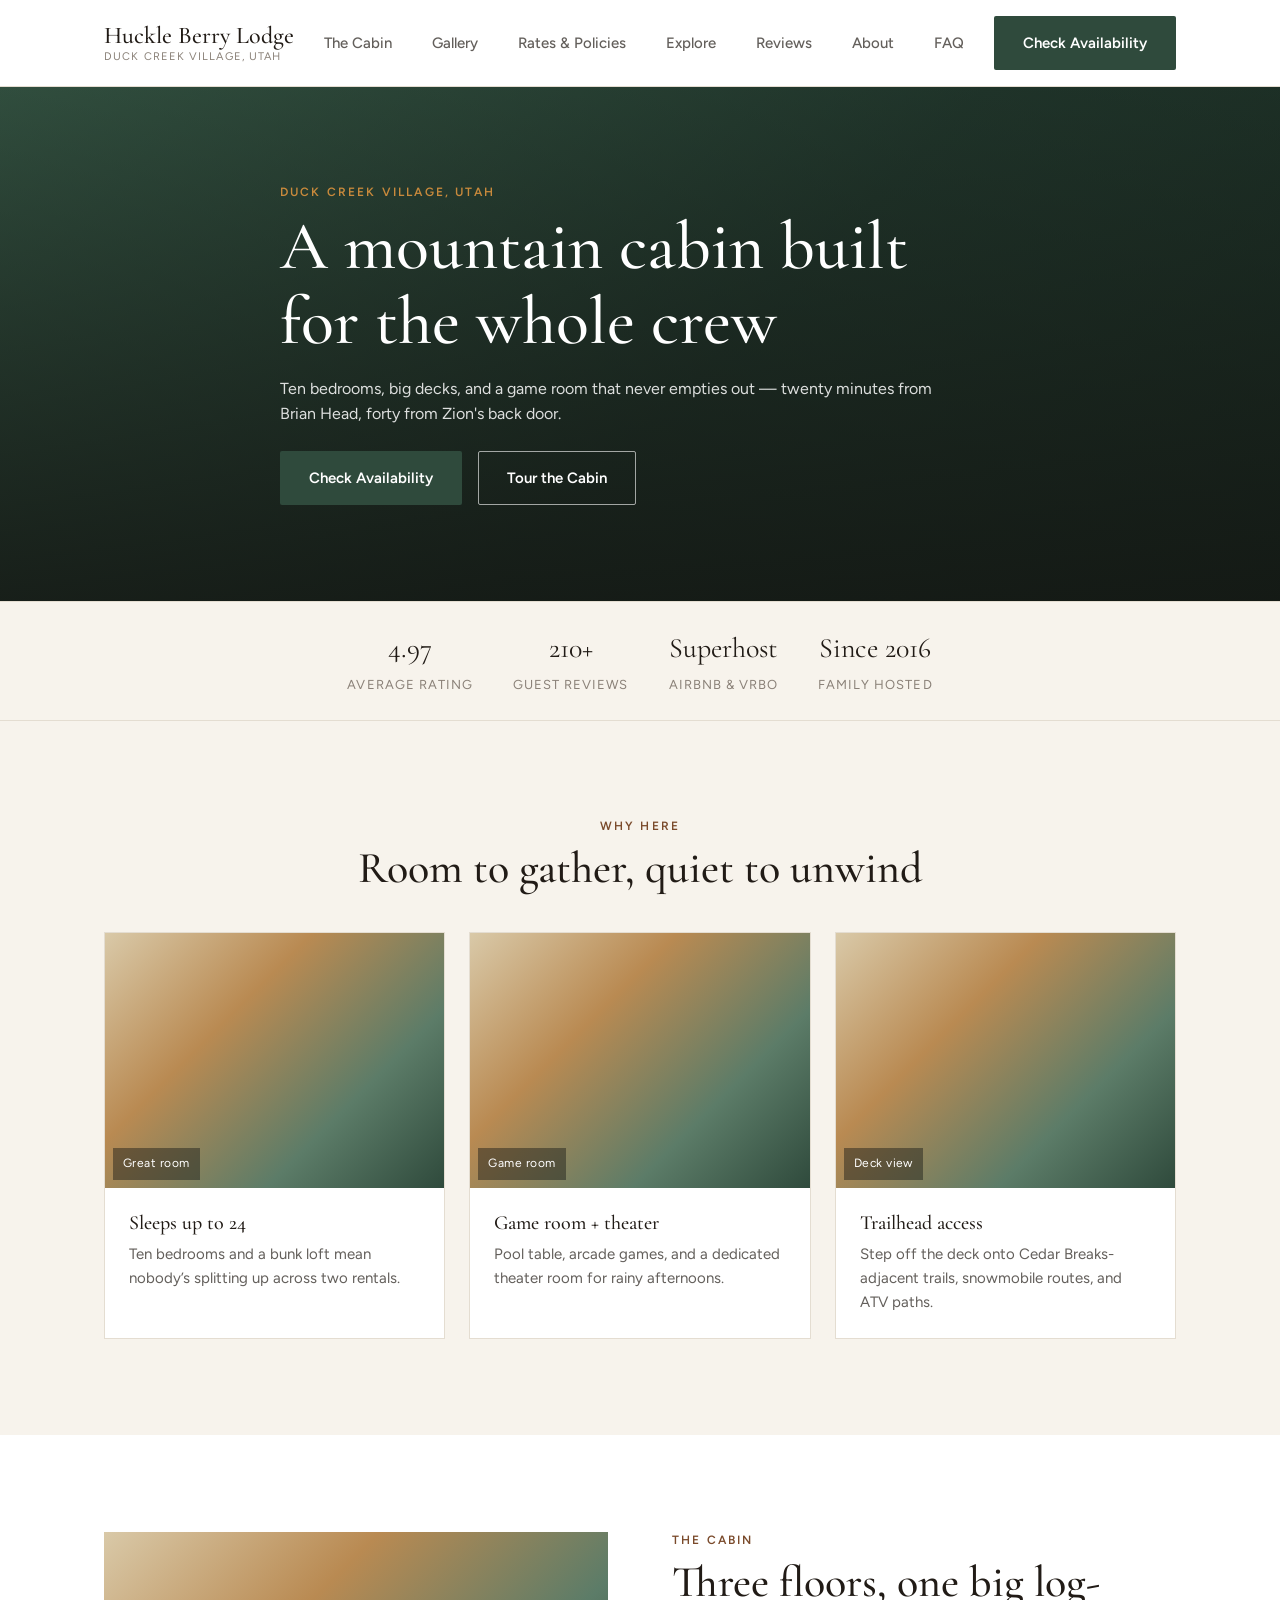
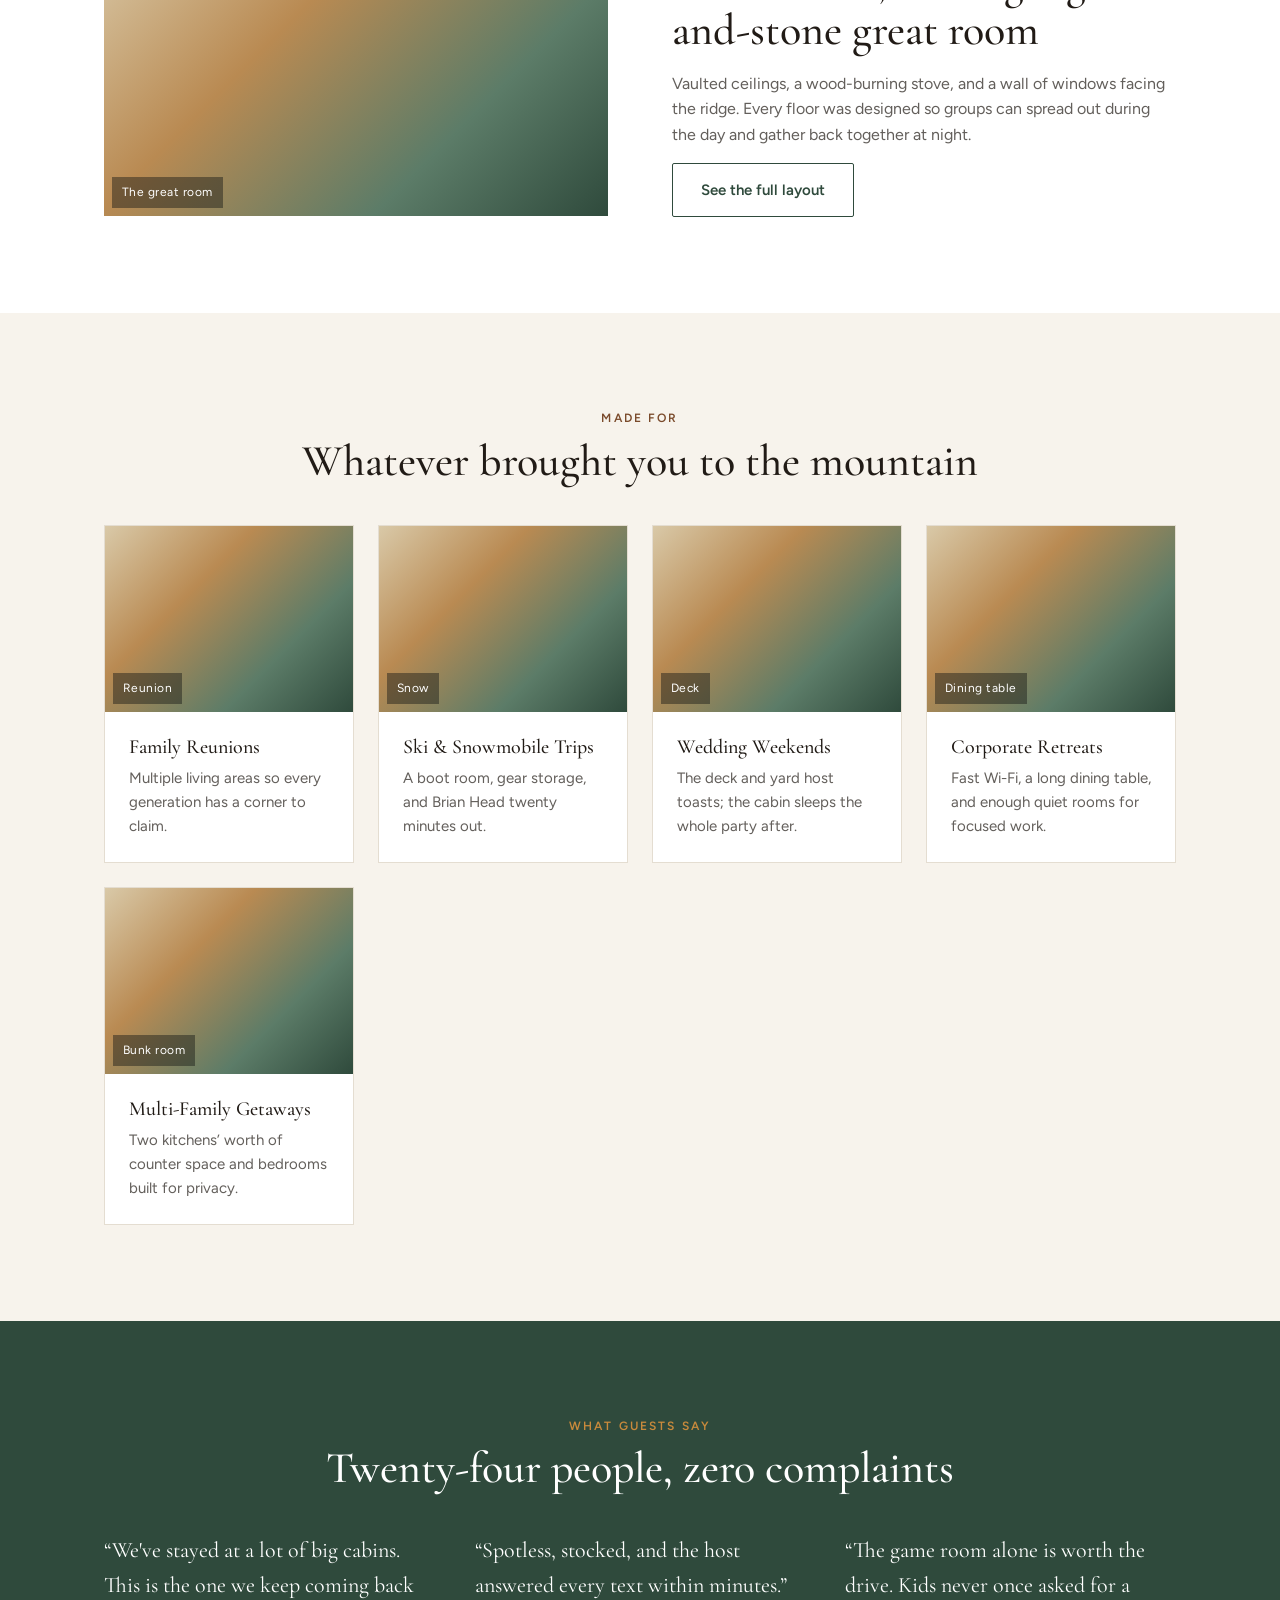
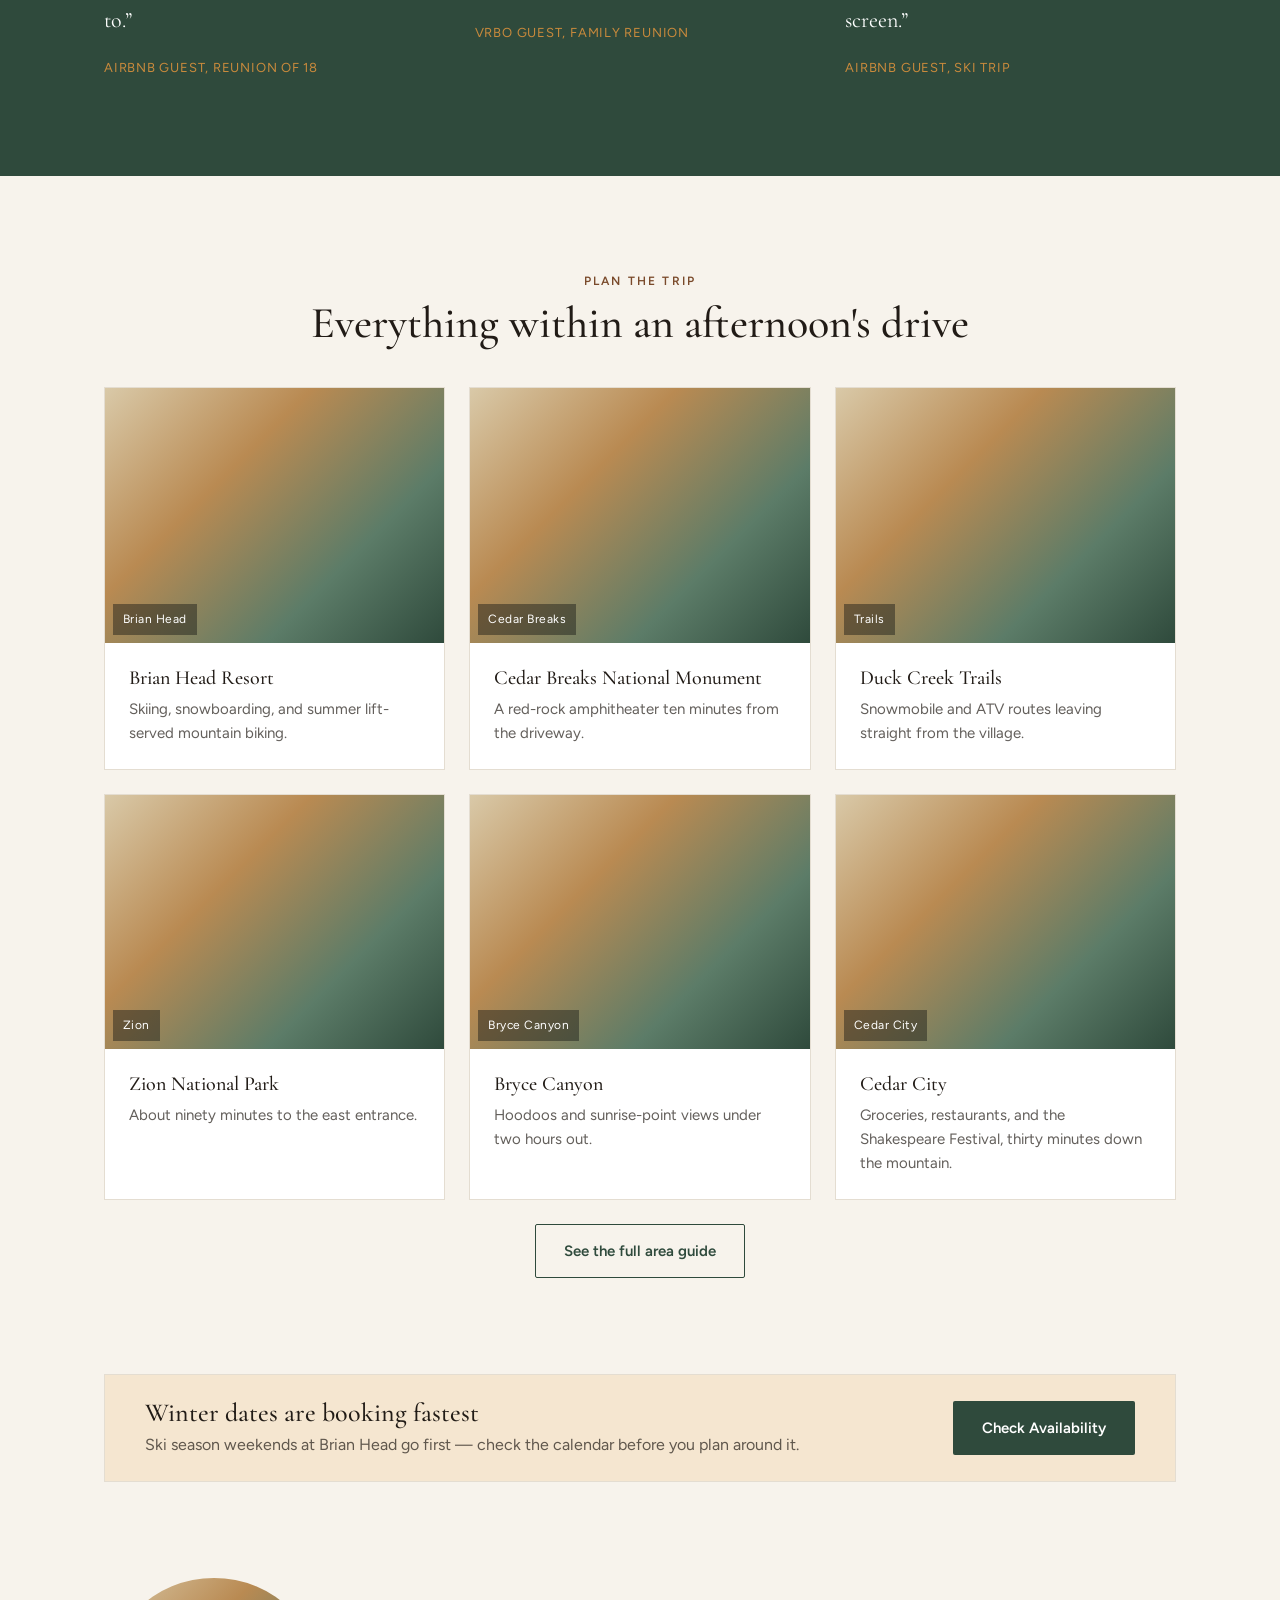
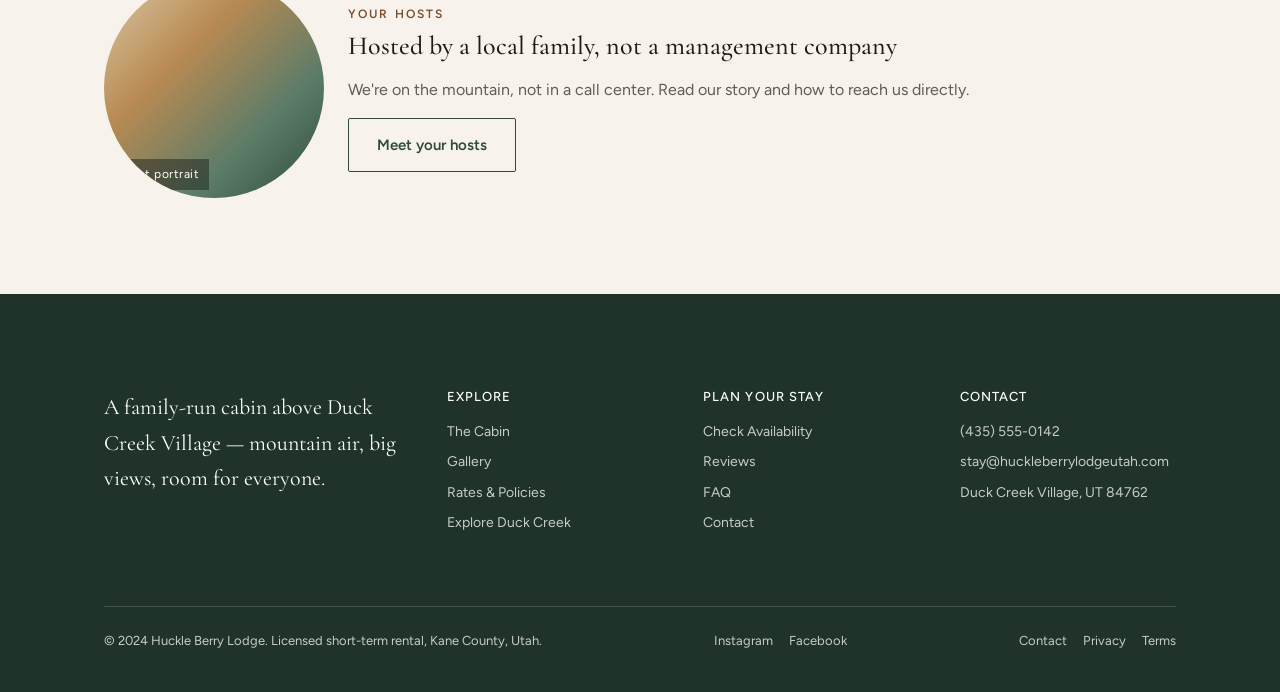
<file: index.html>
<!doctype html>
<html lang="en">
<head>
<meta charset="utf-8">
<meta name="viewport" content="width=device-width, initial-scale=1">
<title>Huckle Berry Lodge — Duck Creek Village, Utah Cabin Rental | Huckle Berry Lodge</title>
<meta name="description" content="A 10-bedroom family cabin in Duck Creek Village, Utah, near Brian Head, Cedar Breaks, Bryce and Zion.">
<link rel="preconnect" href="https://fonts.googleapis.com">
<link rel="preconnect" href="https://fonts.gstatic.com" crossorigin>
<link href="https://fonts.googleapis.com/css2?family=Cormorant+Garamond:wght@500;600&family=Figtree:wght@400;500;600&display=swap" rel="stylesheet">
<link rel="stylesheet" href="assets/css/styles.css">
</head>
<body class="has-sticky-bar">
<header class="site-header">
  <div class="wrap site-header__bar">
    <a href="./" class="wordmark">
      <span class="wordmark__name">Huckle Berry Lodge</span>
      <span class="wordmark__place">Duck Creek Village, Utah</span>
    </a>
    <nav class="site-nav" data-nav>
      <ul>
          <li><a href="the-cabin/">The Cabin</a></li>
          <li><a href="gallery/">Gallery</a></li>
          <li><a href="rates/">Rates & Policies</a></li>
          <li><a href="explore/">Explore</a></li>
          <li><a href="reviews/">Reviews</a></li>
          <li><a href="about/">About</a></li>
          <li><a href="faq/">FAQ</a></li>
      </ul>
    </nav>
    <div class="site-header__cta">
      <a href="book/" class="btn btn--primary">Check Availability</a>
      <button class="hamburger" data-nav-toggle aria-label="Toggle menu" aria-expanded="false">
        <span></span>
      </button>
    </div>
  </div>
</header>
<main>
  <section class="hero page-hero">
    <div class="wrap hero__content">
      <span class="eyebrow">Duck Creek Village, Utah</span>
      <h1>A mountain cabin built for the whole crew</h1>
      <p>Ten bedrooms, big decks, and a game room that never empties out — twenty minutes from Brian Head, forty from Zion's back door.</p>
      <div class="hero__ctas">
        <a href="book/" class="btn btn--primary">Check Availability</a>
        <a href="the-cabin/" class="btn btn--dark-outline">Tour the Cabin</a>
      </div>
    </div>
  </section>

  <section class="trust-strip">
    <div class="trust-strip__item">
      <span class="trust-strip__figure">4.97</span>
      <span class="trust-strip__label">Average Rating</span>
    </div>
    <div class="trust-strip__item">
      <span class="trust-strip__figure">210+</span>
      <span class="trust-strip__label">Guest Reviews</span>
    </div>
    <div class="trust-strip__item">
      <span class="trust-strip__figure">Superhost</span>
      <span class="trust-strip__label">Airbnb &amp; VRBO</span>
    </div>
    <div class="trust-strip__item">
      <span class="trust-strip__figure">Since 2016</span>
      <span class="trust-strip__label">Family Hosted</span>
    </div>
  </section>

  <section class="section">
    <div class="wrap">
      <div class="section-head">
        <span class="eyebrow">Why here</span>
        <h2>Room to gather, quiet to unwind</h2>
      </div>
      <div class="card-grid">
      <div class="card">
        <div class="placeholder-photo"><span class="placeholder-photo__caption">Great room</span></div>
        <div class="card__body">
          <h3>Sleeps up to 24</h3>
          <p>Ten bedrooms and a bunk loft mean nobody&rsquo;s splitting up across two rentals.</p>
        </div>
      </div>

      <div class="card">
        <div class="placeholder-photo"><span class="placeholder-photo__caption">Game room</span></div>
        <div class="card__body">
          <h3>Game room + theater</h3>
          <p>Pool table, arcade games, and a dedicated theater room for rainy afternoons.</p>
        </div>
      </div>

      <div class="card">
        <div class="placeholder-photo"><span class="placeholder-photo__caption">Deck view</span></div>
        <div class="card__body">
          <h3>Trailhead access</h3>
          <p>Step off the deck onto Cedar Breaks-adjacent trails, snowmobile routes, and ATV paths.</p>
        </div>
      </div>

      </div>
    </div>
  </section>

  <section class="section section--alt">
    <div class="wrap two-col">
      <div class="placeholder-photo placeholder-photo--wide"><span class="placeholder-photo__caption">The great room</span></div>
      <div>
        <span class="eyebrow">The Cabin</span>
        <h2>Three floors, one big log-and-stone great room</h2>
        <p>Vaulted ceilings, a wood-burning stove, and a wall of windows facing the ridge. Every floor was designed so groups can spread out during the day and gather back together at night.</p>
        <a href="the-cabin/" class="btn btn--outline">See the full layout</a>
      </div>
    </div>
  </section>

  <section class="section">
    <div class="wrap">
      <div class="section-head">
        <span class="eyebrow">Made for</span>
        <h2>Whatever brought you to the mountain</h2>
      </div>
      <div class="card-grid card-grid--4">
      <div class="card">
        <div class="placeholder-photo"><span class="placeholder-photo__caption">Reunion</span></div>
        <div class="card__body">
          <h3>Family Reunions</h3>
          <p>Multiple living areas so every generation has a corner to claim.</p>
        </div>
      </div>

      <div class="card">
        <div class="placeholder-photo"><span class="placeholder-photo__caption">Snow</span></div>
        <div class="card__body">
          <h3>Ski &amp; Snowmobile Trips</h3>
          <p>A boot room, gear storage, and Brian Head twenty minutes out.</p>
        </div>
      </div>

      <div class="card">
        <div class="placeholder-photo"><span class="placeholder-photo__caption">Deck</span></div>
        <div class="card__body">
          <h3>Wedding Weekends</h3>
          <p>The deck and yard host toasts; the cabin sleeps the whole party after.</p>
        </div>
      </div>

      <div class="card">
        <div class="placeholder-photo"><span class="placeholder-photo__caption">Dining table</span></div>
        <div class="card__body">
          <h3>Corporate Retreats</h3>
          <p>Fast Wi-Fi, a long dining table, and enough quiet rooms for focused work.</p>
        </div>
      </div>

      <div class="card">
        <div class="placeholder-photo"><span class="placeholder-photo__caption">Bunk room</span></div>
        <div class="card__body">
          <h3>Multi-Family Getaways</h3>
          <p>Two kitchens&rsquo; worth of counter space and bedrooms built for privacy.</p>
        </div>
      </div>

      </div>
    </div>
  </section>

  <section class="section section--pine quote-band">
    <div class="wrap">
      <div class="section-head">
        <span class="eyebrow" style="color:var(--aspen)">What guests say</span>
        <h2>Twenty-four people, zero complaints</h2>
      </div>
      <div class="quote-grid">
        <div class="quote-card">
          <blockquote>&ldquo;We've stayed at a lot of big cabins. This is the one we keep coming back to.&rdquo;</blockquote>
          <cite>Airbnb Guest, Reunion of 18</cite>
        </div>
        <div class="quote-card">
          <blockquote>&ldquo;Spotless, stocked, and the host answered every text within minutes.&rdquo;</blockquote>
          <cite>VRBO Guest, Family Reunion</cite>
        </div>
        <div class="quote-card">
          <blockquote>&ldquo;The game room alone is worth the drive. Kids never once asked for a screen.&rdquo;</blockquote>
          <cite>Airbnb Guest, Ski Trip</cite>
        </div>
      </div>
    </div>
  </section>

  <section class="section">
    <div class="wrap">
      <div class="section-head">
        <span class="eyebrow">Plan the trip</span>
        <h2>Everything within an afternoon's drive</h2>
      </div>
      <div class="card-grid">
      <div class="card">
        <div class="placeholder-photo"><span class="placeholder-photo__caption">Brian Head</span></div>
        <div class="card__body">
          <h3>Brian Head Resort</h3>
          <p>Skiing, snowboarding, and summer lift-served mountain biking.</p>
        </div>
      </div>

      <div class="card">
        <div class="placeholder-photo"><span class="placeholder-photo__caption">Cedar Breaks</span></div>
        <div class="card__body">
          <h3>Cedar Breaks National Monument</h3>
          <p>A red-rock amphitheater ten minutes from the driveway.</p>
        </div>
      </div>

      <div class="card">
        <div class="placeholder-photo"><span class="placeholder-photo__caption">Trails</span></div>
        <div class="card__body">
          <h3>Duck Creek Trails</h3>
          <p>Snowmobile and ATV routes leaving straight from the village.</p>
        </div>
      </div>

      <div class="card">
        <div class="placeholder-photo"><span class="placeholder-photo__caption">Zion</span></div>
        <div class="card__body">
          <h3>Zion National Park</h3>
          <p>About ninety minutes to the east entrance.</p>
        </div>
      </div>

      <div class="card">
        <div class="placeholder-photo"><span class="placeholder-photo__caption">Bryce Canyon</span></div>
        <div class="card__body">
          <h3>Bryce Canyon</h3>
          <p>Hoodoos and sunrise-point views under two hours out.</p>
        </div>
      </div>

      <div class="card">
        <div class="placeholder-photo"><span class="placeholder-photo__caption">Cedar City</span></div>
        <div class="card__body">
          <h3>Cedar City</h3>
          <p>Groceries, restaurants, and the Shakespeare Festival, thirty minutes down the mountain.</p>
        </div>
      </div>

      </div>
      <p class="center" style="margin:var(--sp-3) auto 0"><a href="explore/" class="btn btn--outline">See the full area guide</a></p>
    </div>
  </section>

  <section class="wrap">
    <div class="seasonal-banner">
      <div>
        <h3>Winter dates are booking fastest</h3>
        <p>Ski season weekends at Brian Head go first &mdash; check the calendar before you plan around it.</p>
      </div>
      <a href="book/" class="btn btn--primary">Check Availability</a>
    </div>
  </section>

  <section class="section">
    <div class="wrap host-strip">
      <div class="placeholder-photo placeholder-photo--circle"><span class="placeholder-photo__caption">Host portrait</span></div>
      <div>
        <span class="eyebrow">Your Hosts</span>
        <h3>Hosted by a local family, not a management company</h3>
        <p>We're on the mountain, not in a call center. Read our story and how to reach us directly.</p>
        <a href="about/" class="btn btn--outline">Meet your hosts</a>
      </div>
    </div>
  </section>
</main>
<div class="sticky-book-bar">
  <a href="book/" class="btn btn--primary btn--block">Check Availability</a>
</div>
<footer class="site-footer">
  <div class="wrap">
    <div class="footer-grid">
      <div>
        <p class="footer-tagline">A family-run cabin above Duck Creek Village — mountain air, big views, room for everyone.</p>
      </div>
      <div>
        <h4>Explore</h4>
        <ul>
        <li><a href="the-cabin/">The Cabin</a></li>
        <li><a href="gallery/">Gallery</a></li>
        <li><a href="rates/">Rates & Policies</a></li>
        <li><a href="explore/">Explore Duck Creek</a></li>
        </ul>
      </div>
      <div>
        <h4>Plan Your Stay</h4>
        <ul>
        <li><a href="book/">Check Availability</a></li>
        <li><a href="reviews/">Reviews</a></li>
        <li><a href="faq/">FAQ</a></li>
        <li><a href="contact/">Contact</a></li>
        </ul>
      </div>

      <div>
        <h4>Contact</h4>
        <ul>
          <li><a href="tel:+14355550142">(435) 555-0142</a></li>
          <li><a href="mailto:stay@huckleberrylodgeutah.com">stay@huckleberrylodgeutah.com</a></li>
          <li>Duck Creek Village, UT 84762</li>
        </ul>
      </div>
    </div>
    <div class="footer-bottom">
      <span>&copy; 2024 Huckle Berry Lodge. Licensed short-term rental, Kane County, Utah.</span>
      <div class="footer-socials">
        <a href="#" aria-label="Instagram">Instagram</a>
        <a href="#" aria-label="Facebook">Facebook</a>
      </div>
      <div class="footer-legal">
        <a href="contact/">Contact</a>
        <a href="#">Privacy</a>
        <a href="#">Terms</a>
      </div>
    </div>
  </div>
</footer>
<script src="assets/js/main.js"></script>
</body>
</html>
</file>
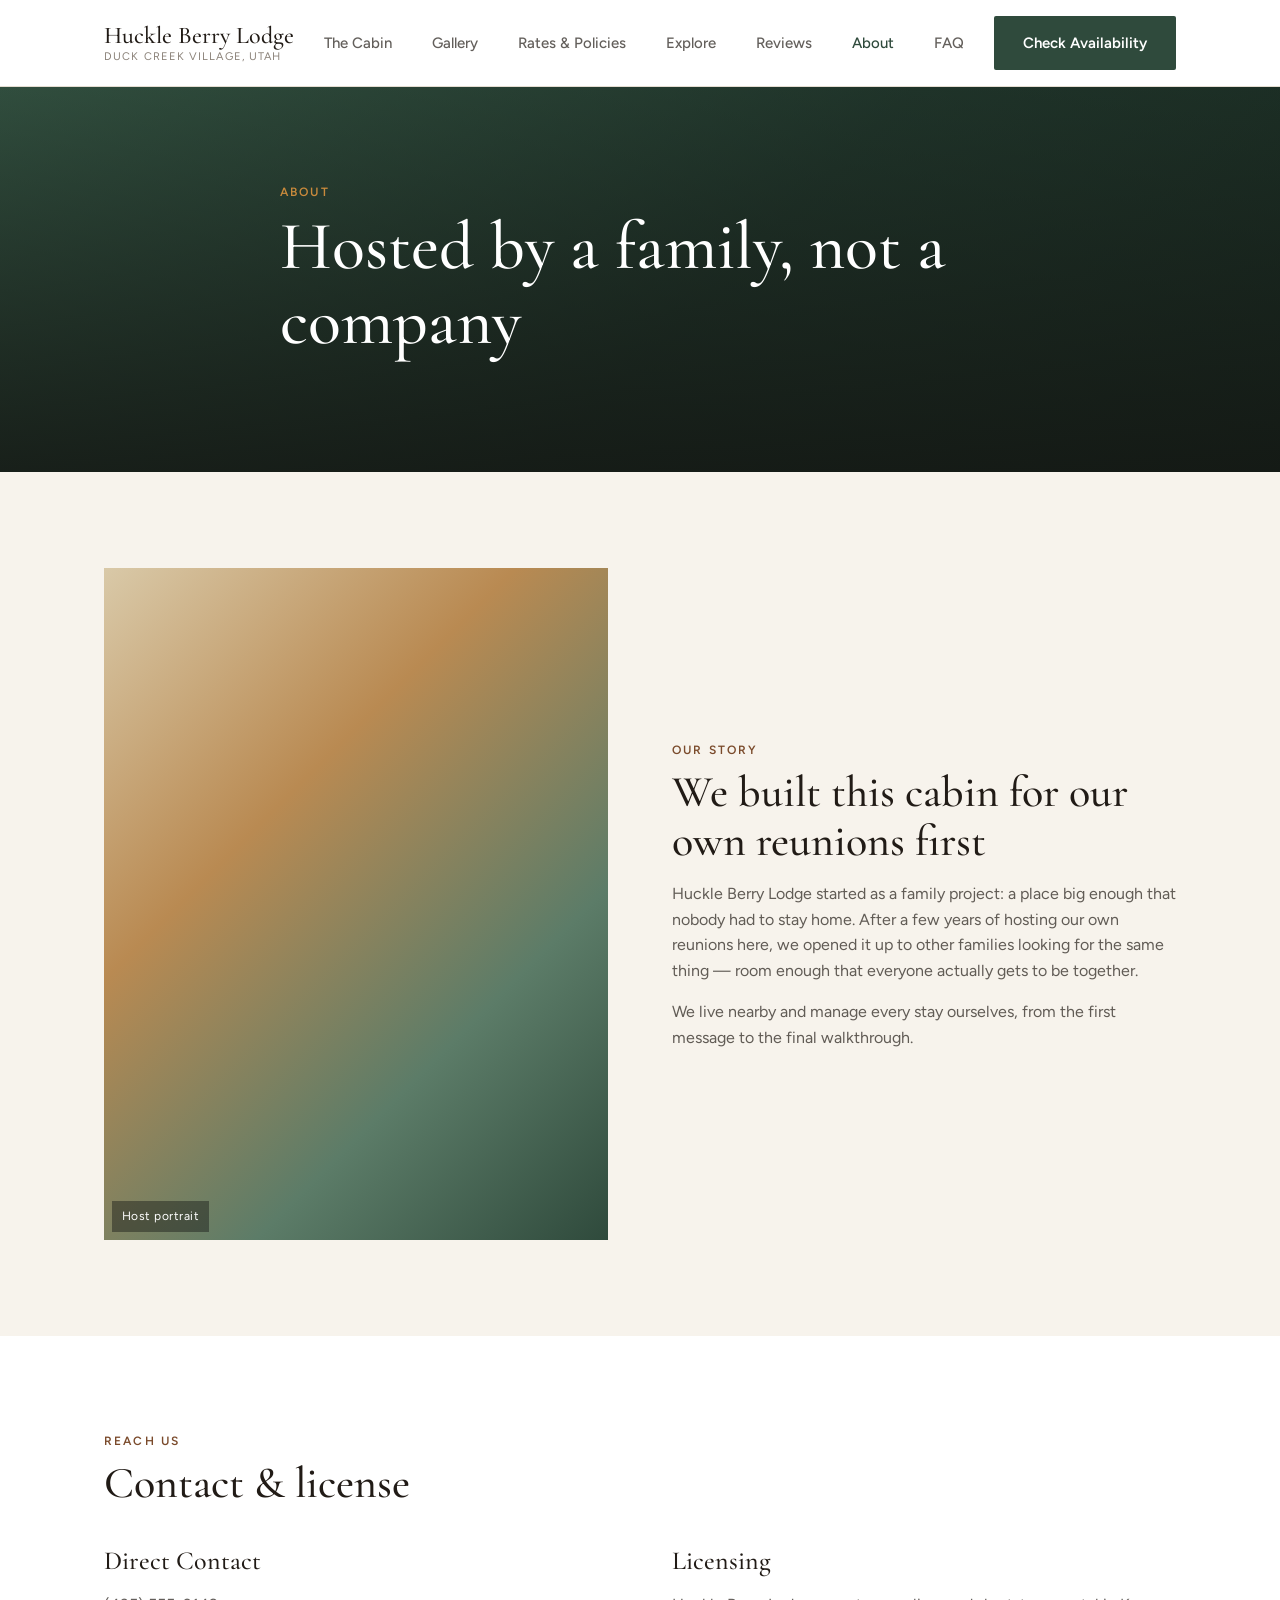
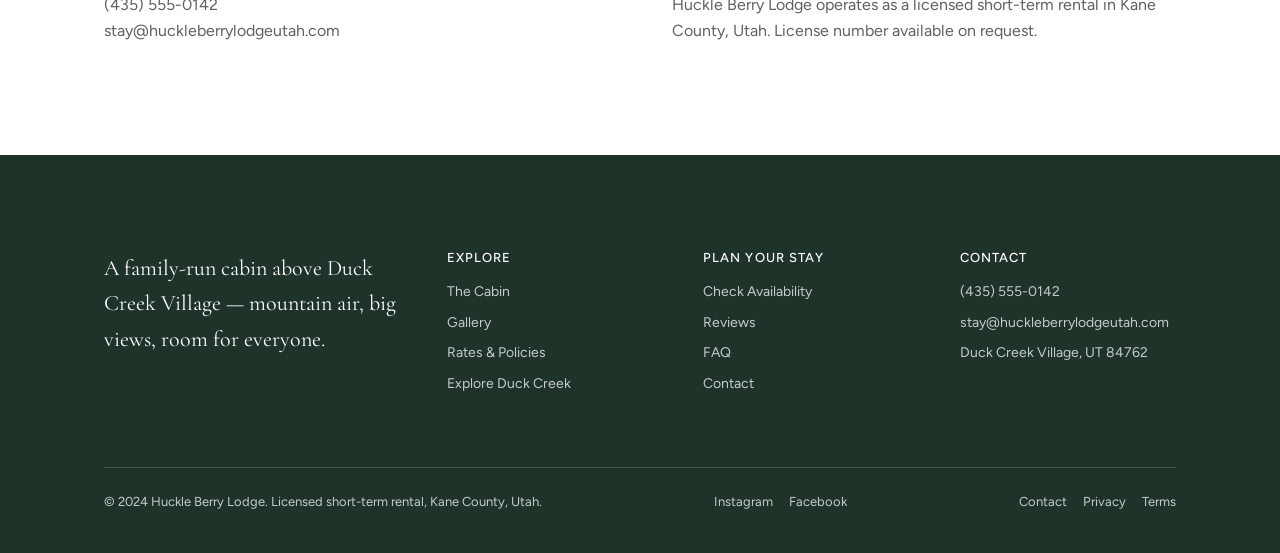
<file: about/index.html>
<!doctype html>
<html lang="en">
<head>
<meta charset="utf-8">
<meta name="viewport" content="width=device-width, initial-scale=1">
<title>About | Huckle Berry Lodge</title>
<meta name="description" content="Meet the family behind Huckle Berry Lodge, a family-run cabin rental in Duck Creek Village, Utah.">
<link rel="preconnect" href="https://fonts.googleapis.com">
<link rel="preconnect" href="https://fonts.gstatic.com" crossorigin>
<link href="https://fonts.googleapis.com/css2?family=Cormorant+Garamond:wght@500;600&family=Figtree:wght@400;500;600&display=swap" rel="stylesheet">
<link rel="stylesheet" href="../assets/css/styles.css">
</head>
<body class="has-sticky-bar">
<header class="site-header">
  <div class="wrap site-header__bar">
    <a href="../" class="wordmark">
      <span class="wordmark__name">Huckle Berry Lodge</span>
      <span class="wordmark__place">Duck Creek Village, Utah</span>
    </a>
    <nav class="site-nav" data-nav>
      <ul>
          <li><a href="../the-cabin/">The Cabin</a></li>
          <li><a href="../gallery/">Gallery</a></li>
          <li><a href="../rates/">Rates & Policies</a></li>
          <li><a href="../explore/">Explore</a></li>
          <li><a href="../reviews/">Reviews</a></li>
          <li><a href="../about/" aria-current="page">About</a></li>
          <li><a href="../faq/">FAQ</a></li>
      </ul>
    </nav>
    <div class="site-header__cta">
      <a href="../book/" class="btn btn--primary">Check Availability</a>
      <button class="hamburger" data-nav-toggle aria-label="Toggle menu" aria-expanded="false">
        <span></span>
      </button>
    </div>
  </div>
</header>
<main>
  <section class="page-hero hero" style="min-height:280px">
    <div class="wrap hero__content">
      <span class="eyebrow">About</span>
      <h1>Hosted by a family, not a company</h1>
    </div>
  </section>

  <section class="section">
    <div class="wrap two-col">
      <div class="placeholder-photo placeholder-photo--portrait"><span class="placeholder-photo__caption">Host portrait</span></div>
      <div>
        <span class="eyebrow">Our Story</span>
        <h2>We built this cabin for our own reunions first</h2>
        <p>Huckle Berry Lodge started as a family project: a place big enough that nobody had to stay home. After a few years of hosting our own reunions here, we opened it up to other families looking for the same thing &mdash; room enough that everyone actually gets to be together.</p>
        <p>We live nearby and manage every stay ourselves, from the first message to the final walkthrough.</p>
      </div>
    </div>
  </section>

  <section class="section section--alt">
    <div class="wrap">
      <div class="section-head align-left">
        <span class="eyebrow">Reach Us</span>
        <h2>Contact &amp; license</h2>
      </div>
      <div class="two-col">
        <div>
          <h3>Direct Contact</h3>
          <p><a href="tel:+14355550142">(435) 555-0142</a><br>
          <a href="mailto:stay@huckleberrylodgeutah.com">stay@huckleberrylodgeutah.com</a></p>
        </div>
        <div>
          <h3>Licensing</h3>
          <p>Huckle Berry Lodge operates as a licensed short-term rental in Kane County, Utah. License number available on request.</p>
        </div>
      </div>
    </div>
  </section>
</main>
<div class="sticky-book-bar">
  <a href="../book/" class="btn btn--primary btn--block">Check Availability</a>
</div>
<footer class="site-footer">
  <div class="wrap">
    <div class="footer-grid">
      <div>
        <p class="footer-tagline">A family-run cabin above Duck Creek Village — mountain air, big views, room for everyone.</p>
      </div>
      <div>
        <h4>Explore</h4>
        <ul>
        <li><a href="../the-cabin/">The Cabin</a></li>
        <li><a href="../gallery/">Gallery</a></li>
        <li><a href="../rates/">Rates & Policies</a></li>
        <li><a href="../explore/">Explore Duck Creek</a></li>
        </ul>
      </div>
      <div>
        <h4>Plan Your Stay</h4>
        <ul>
        <li><a href="../book/">Check Availability</a></li>
        <li><a href="../reviews/">Reviews</a></li>
        <li><a href="../faq/">FAQ</a></li>
        <li><a href="../contact/">Contact</a></li>
        </ul>
      </div>

      <div>
        <h4>Contact</h4>
        <ul>
          <li><a href="tel:+14355550142">(435) 555-0142</a></li>
          <li><a href="mailto:stay@huckleberrylodgeutah.com">stay@huckleberrylodgeutah.com</a></li>
          <li>Duck Creek Village, UT 84762</li>
        </ul>
      </div>
    </div>
    <div class="footer-bottom">
      <span>&copy; 2024 Huckle Berry Lodge. Licensed short-term rental, Kane County, Utah.</span>
      <div class="footer-socials">
        <a href="#" aria-label="Instagram">Instagram</a>
        <a href="#" aria-label="Facebook">Facebook</a>
      </div>
      <div class="footer-legal">
        <a href="../contact/">Contact</a>
        <a href="#">Privacy</a>
        <a href="#">Terms</a>
      </div>
    </div>
  </div>
</footer>
<script src="../assets/js/main.js"></script>
</body>
</html>
</file>
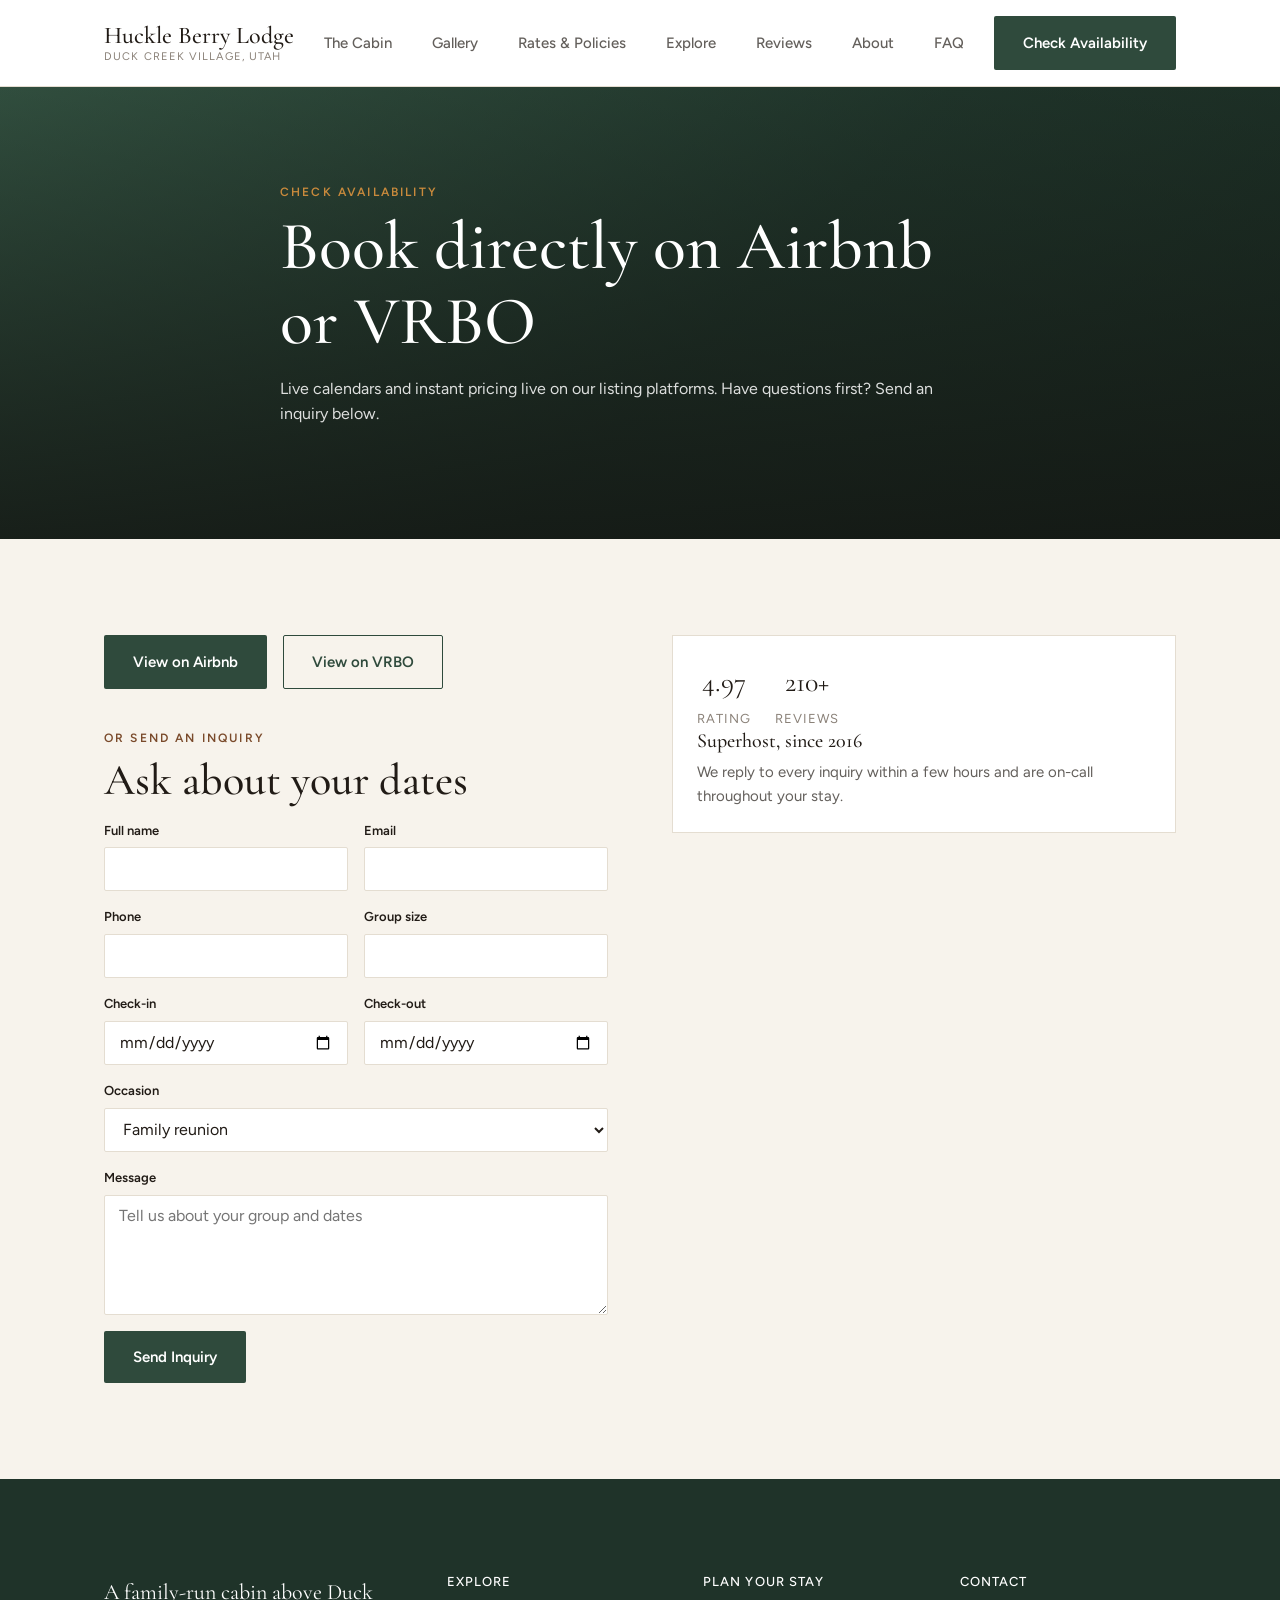
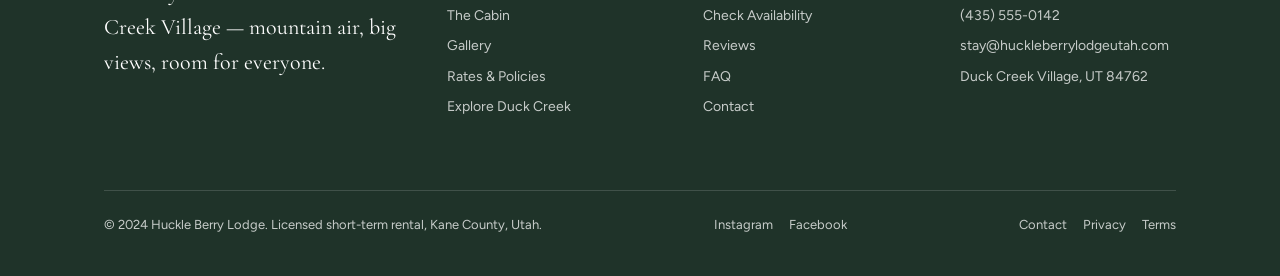
<file: book/index.html>
<!doctype html>
<html lang="en">
<head>
<meta charset="utf-8">
<meta name="viewport" content="width=device-width, initial-scale=1">
<title>Check Availability | Huckle Berry Lodge</title>
<meta name="description" content="Check availability and book Huckle Berry Lodge on Airbnb or VRBO, or send a direct inquiry.">
<link rel="preconnect" href="https://fonts.googleapis.com">
<link rel="preconnect" href="https://fonts.gstatic.com" crossorigin>
<link href="https://fonts.googleapis.com/css2?family=Cormorant+Garamond:wght@500;600&family=Figtree:wght@400;500;600&display=swap" rel="stylesheet">
<link rel="stylesheet" href="../assets/css/styles.css">
</head>
<body class="hide-sticky-bar">
<header class="site-header">
  <div class="wrap site-header__bar">
    <a href="../" class="wordmark">
      <span class="wordmark__name">Huckle Berry Lodge</span>
      <span class="wordmark__place">Duck Creek Village, Utah</span>
    </a>
    <nav class="site-nav" data-nav>
      <ul>
          <li><a href="../the-cabin/">The Cabin</a></li>
          <li><a href="../gallery/">Gallery</a></li>
          <li><a href="../rates/">Rates & Policies</a></li>
          <li><a href="../explore/">Explore</a></li>
          <li><a href="../reviews/">Reviews</a></li>
          <li><a href="../about/">About</a></li>
          <li><a href="../faq/">FAQ</a></li>
      </ul>
    </nav>
    <div class="site-header__cta">
      <a href="../book/" class="btn btn--primary">Check Availability</a>
      <button class="hamburger" data-nav-toggle aria-label="Toggle menu" aria-expanded="false">
        <span></span>
      </button>
    </div>
  </div>
</header>
<main>
  <section class="page-hero hero" style="min-height:280px">
    <div class="wrap hero__content">
      <span class="eyebrow">Check Availability</span>
      <h1>Book directly on Airbnb or VRBO</h1>
      <p>Live calendars and instant pricing live on our listing platforms. Have questions first? Send an inquiry below.</p>
    </div>
  </section>

  <section class="section">
    <div class="wrap two-col" style="align-items:flex-start">
      <div>
        <div style="display:flex;gap:var(--sp-2);flex-wrap:wrap;margin-bottom:var(--sp-4)">
          <a href="#" class="btn btn--primary">View on Airbnb</a>
          <a href="#" class="btn btn--outline">View on VRBO</a>
        </div>

        <span class="eyebrow">Or Send an Inquiry</span>
        <h2>Ask about your dates</h2>
        <form class="form-grid" onsubmit="return false;">
          <div class="form-field">
            <label for="name">Full name</label>
            <input id="name" name="name" type="text" required>
          </div>
          <div class="form-field">
            <label for="email">Email</label>
            <input id="email" name="email" type="email" required>
          </div>
          <div class="form-field">
            <label for="phone">Phone</label>
            <input id="phone" name="phone" type="tel">
          </div>
          <div class="form-field">
            <label for="group-size">Group size</label>
            <input id="group-size" name="group-size" type="number" min="1" max="24">
          </div>
          <div class="form-field">
            <label for="checkin">Check-in</label>
            <input id="checkin" name="checkin" type="date">
          </div>
          <div class="form-field">
            <label for="checkout">Check-out</label>
            <input id="checkout" name="checkout" type="date">
          </div>
          <div class="form-field form-field--full">
            <label for="occasion">Occasion</label>
            <select id="occasion" name="occasion">
              <option>Family reunion</option>
              <option>Ski / snowmobile trip</option>
              <option>Wedding weekend</option>
              <option>Corporate retreat</option>
              <option>Other</option>
            </select>
          </div>
          <div class="form-field form-field--full">
            <label for="message">Message</label>
            <textarea id="message" name="message" placeholder="Tell us about your group and dates"></textarea>
          </div>
          <div class="form-field--full">
            <button type="submit" class="btn btn--primary">Send Inquiry</button>
          </div>
        </form>
      </div>

      <aside class="card">
        <div class="card__body">
          <div class="trust-strip" style="border:none;padding:0;justify-content:flex-start;gap:var(--sp-3)">
            <div class="trust-strip__item">
              <span class="trust-strip__figure">4.97</span>
              <span class="trust-strip__label">Rating</span>
            </div>
            <div class="trust-strip__item">
              <span class="trust-strip__figure">210+</span>
              <span class="trust-strip__label">Reviews</span>
            </div>
          </div>
          <h3>Superhost, since 2016</h3>
          <p>We reply to every inquiry within a few hours and are on-call throughout your stay.</p>
        </div>
      </aside>
    </div>
  </section>
</main>
<footer class="site-footer">
  <div class="wrap">
    <div class="footer-grid">
      <div>
        <p class="footer-tagline">A family-run cabin above Duck Creek Village — mountain air, big views, room for everyone.</p>
      </div>
      <div>
        <h4>Explore</h4>
        <ul>
        <li><a href="../the-cabin/">The Cabin</a></li>
        <li><a href="../gallery/">Gallery</a></li>
        <li><a href="../rates/">Rates & Policies</a></li>
        <li><a href="../explore/">Explore Duck Creek</a></li>
        </ul>
      </div>
      <div>
        <h4>Plan Your Stay</h4>
        <ul>
        <li><a href="../book/">Check Availability</a></li>
        <li><a href="../reviews/">Reviews</a></li>
        <li><a href="../faq/">FAQ</a></li>
        <li><a href="../contact/">Contact</a></li>
        </ul>
      </div>

      <div>
        <h4>Contact</h4>
        <ul>
          <li><a href="tel:+14355550142">(435) 555-0142</a></li>
          <li><a href="mailto:stay@huckleberrylodgeutah.com">stay@huckleberrylodgeutah.com</a></li>
          <li>Duck Creek Village, UT 84762</li>
        </ul>
      </div>
    </div>
    <div class="footer-bottom">
      <span>&copy; 2024 Huckle Berry Lodge. Licensed short-term rental, Kane County, Utah.</span>
      <div class="footer-socials">
        <a href="#" aria-label="Instagram">Instagram</a>
        <a href="#" aria-label="Facebook">Facebook</a>
      </div>
      <div class="footer-legal">
        <a href="../contact/">Contact</a>
        <a href="#">Privacy</a>
        <a href="#">Terms</a>
      </div>
    </div>
  </div>
</footer>
<script src="../assets/js/main.js"></script>
</body>
</html>
</file>
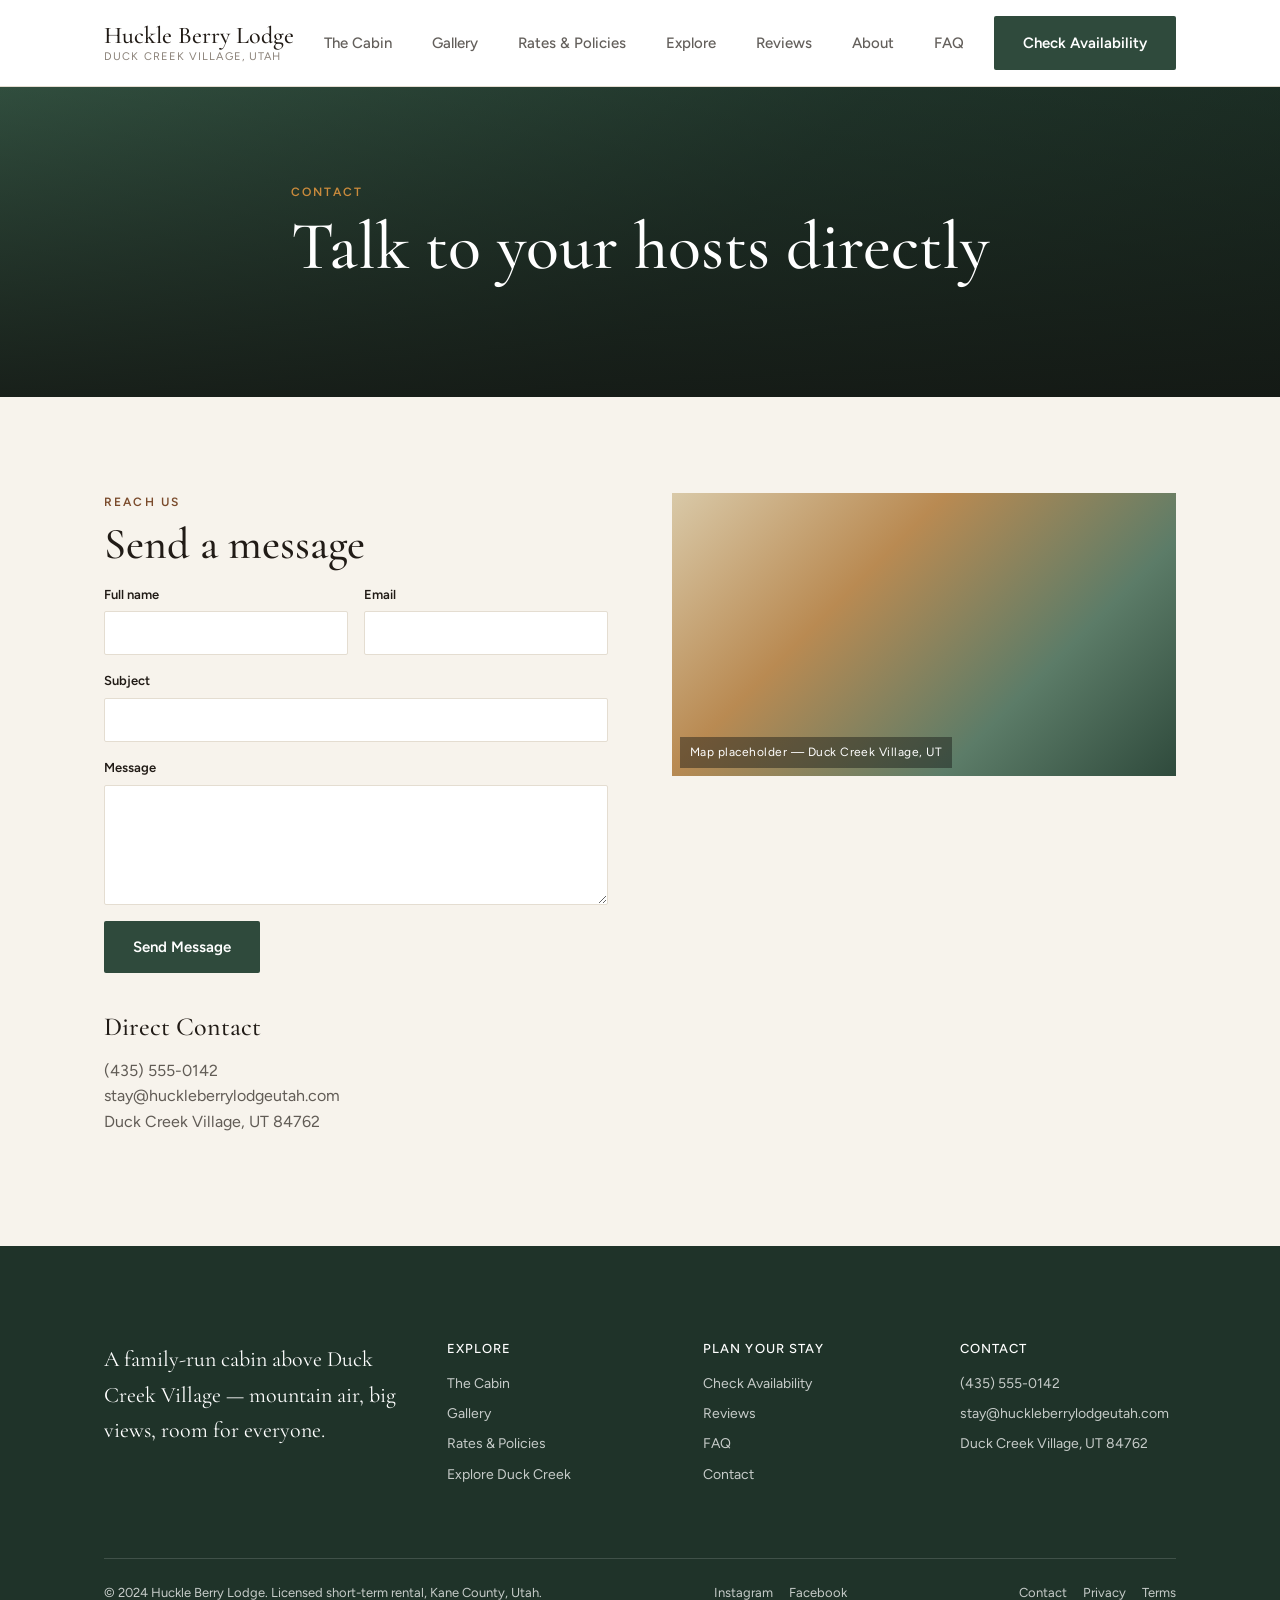
<file: contact/index.html>
<!doctype html>
<html lang="en">
<head>
<meta charset="utf-8">
<meta name="viewport" content="width=device-width, initial-scale=1">
<title>Contact | Huckle Berry Lodge</title>
<meta name="description" content="Contact Huckle Berry Lodge in Duck Creek Village, Utah, by phone, email, or message.">
<link rel="preconnect" href="https://fonts.googleapis.com">
<link rel="preconnect" href="https://fonts.gstatic.com" crossorigin>
<link href="https://fonts.googleapis.com/css2?family=Cormorant+Garamond:wght@500;600&family=Figtree:wght@400;500;600&display=swap" rel="stylesheet">
<link rel="stylesheet" href="../assets/css/styles.css">
</head>
<body class="has-sticky-bar">
<header class="site-header">
  <div class="wrap site-header__bar">
    <a href="../" class="wordmark">
      <span class="wordmark__name">Huckle Berry Lodge</span>
      <span class="wordmark__place">Duck Creek Village, Utah</span>
    </a>
    <nav class="site-nav" data-nav>
      <ul>
          <li><a href="../the-cabin/">The Cabin</a></li>
          <li><a href="../gallery/">Gallery</a></li>
          <li><a href="../rates/">Rates & Policies</a></li>
          <li><a href="../explore/">Explore</a></li>
          <li><a href="../reviews/">Reviews</a></li>
          <li><a href="../about/">About</a></li>
          <li><a href="../faq/">FAQ</a></li>
      </ul>
    </nav>
    <div class="site-header__cta">
      <a href="../book/" class="btn btn--primary">Check Availability</a>
      <button class="hamburger" data-nav-toggle aria-label="Toggle menu" aria-expanded="false">
        <span></span>
      </button>
    </div>
  </div>
</header>
<main>
  <section class="page-hero hero" style="min-height:280px">
    <div class="wrap hero__content">
      <span class="eyebrow">Contact</span>
      <h1>Talk to your hosts directly</h1>
    </div>
  </section>

  <section class="section">
    <div class="wrap two-col" style="align-items:flex-start">
      <div>
        <span class="eyebrow">Reach Us</span>
        <h2>Send a message</h2>
        <form class="form-grid" onsubmit="return false;">
          <div class="form-field">
            <label for="c-name">Full name</label>
            <input id="c-name" name="name" type="text" required>
          </div>
          <div class="form-field">
            <label for="c-email">Email</label>
            <input id="c-email" name="email" type="email" required>
          </div>
          <div class="form-field form-field--full">
            <label for="c-subject">Subject</label>
            <input id="c-subject" name="subject" type="text">
          </div>
          <div class="form-field form-field--full">
            <label for="c-message">Message</label>
            <textarea id="c-message" name="message"></textarea>
          </div>
          <div class="form-field--full">
            <button type="submit" class="btn btn--primary">Send Message</button>
          </div>
        </form>

        <div style="margin-top:var(--sp-4)">
          <h3>Direct Contact</h3>
          <p><a href="tel:+14355550142">(435) 555-0142</a><br>
          <a href="mailto:stay@huckleberrylodgeutah.com">stay@huckleberrylodgeutah.com</a><br>
          Duck Creek Village, UT 84762</p>
        </div>
      </div>

      <div class="placeholder-photo placeholder-photo--wide"><span class="placeholder-photo__caption">Map placeholder — Duck Creek Village, UT</span></div>
    </div>
  </section>
</main>
<div class="sticky-book-bar">
  <a href="../book/" class="btn btn--primary btn--block">Check Availability</a>
</div>
<footer class="site-footer">
  <div class="wrap">
    <div class="footer-grid">
      <div>
        <p class="footer-tagline">A family-run cabin above Duck Creek Village — mountain air, big views, room for everyone.</p>
      </div>
      <div>
        <h4>Explore</h4>
        <ul>
        <li><a href="../the-cabin/">The Cabin</a></li>
        <li><a href="../gallery/">Gallery</a></li>
        <li><a href="../rates/">Rates & Policies</a></li>
        <li><a href="../explore/">Explore Duck Creek</a></li>
        </ul>
      </div>
      <div>
        <h4>Plan Your Stay</h4>
        <ul>
        <li><a href="../book/">Check Availability</a></li>
        <li><a href="../reviews/">Reviews</a></li>
        <li><a href="../faq/">FAQ</a></li>
        <li><a href="../contact/">Contact</a></li>
        </ul>
      </div>

      <div>
        <h4>Contact</h4>
        <ul>
          <li><a href="tel:+14355550142">(435) 555-0142</a></li>
          <li><a href="mailto:stay@huckleberrylodgeutah.com">stay@huckleberrylodgeutah.com</a></li>
          <li>Duck Creek Village, UT 84762</li>
        </ul>
      </div>
    </div>
    <div class="footer-bottom">
      <span>&copy; 2024 Huckle Berry Lodge. Licensed short-term rental, Kane County, Utah.</span>
      <div class="footer-socials">
        <a href="#" aria-label="Instagram">Instagram</a>
        <a href="#" aria-label="Facebook">Facebook</a>
      </div>
      <div class="footer-legal">
        <a href="../contact/">Contact</a>
        <a href="#">Privacy</a>
        <a href="#">Terms</a>
      </div>
    </div>
  </div>
</footer>
<script src="../assets/js/main.js"></script>
</body>
</html>
</file>
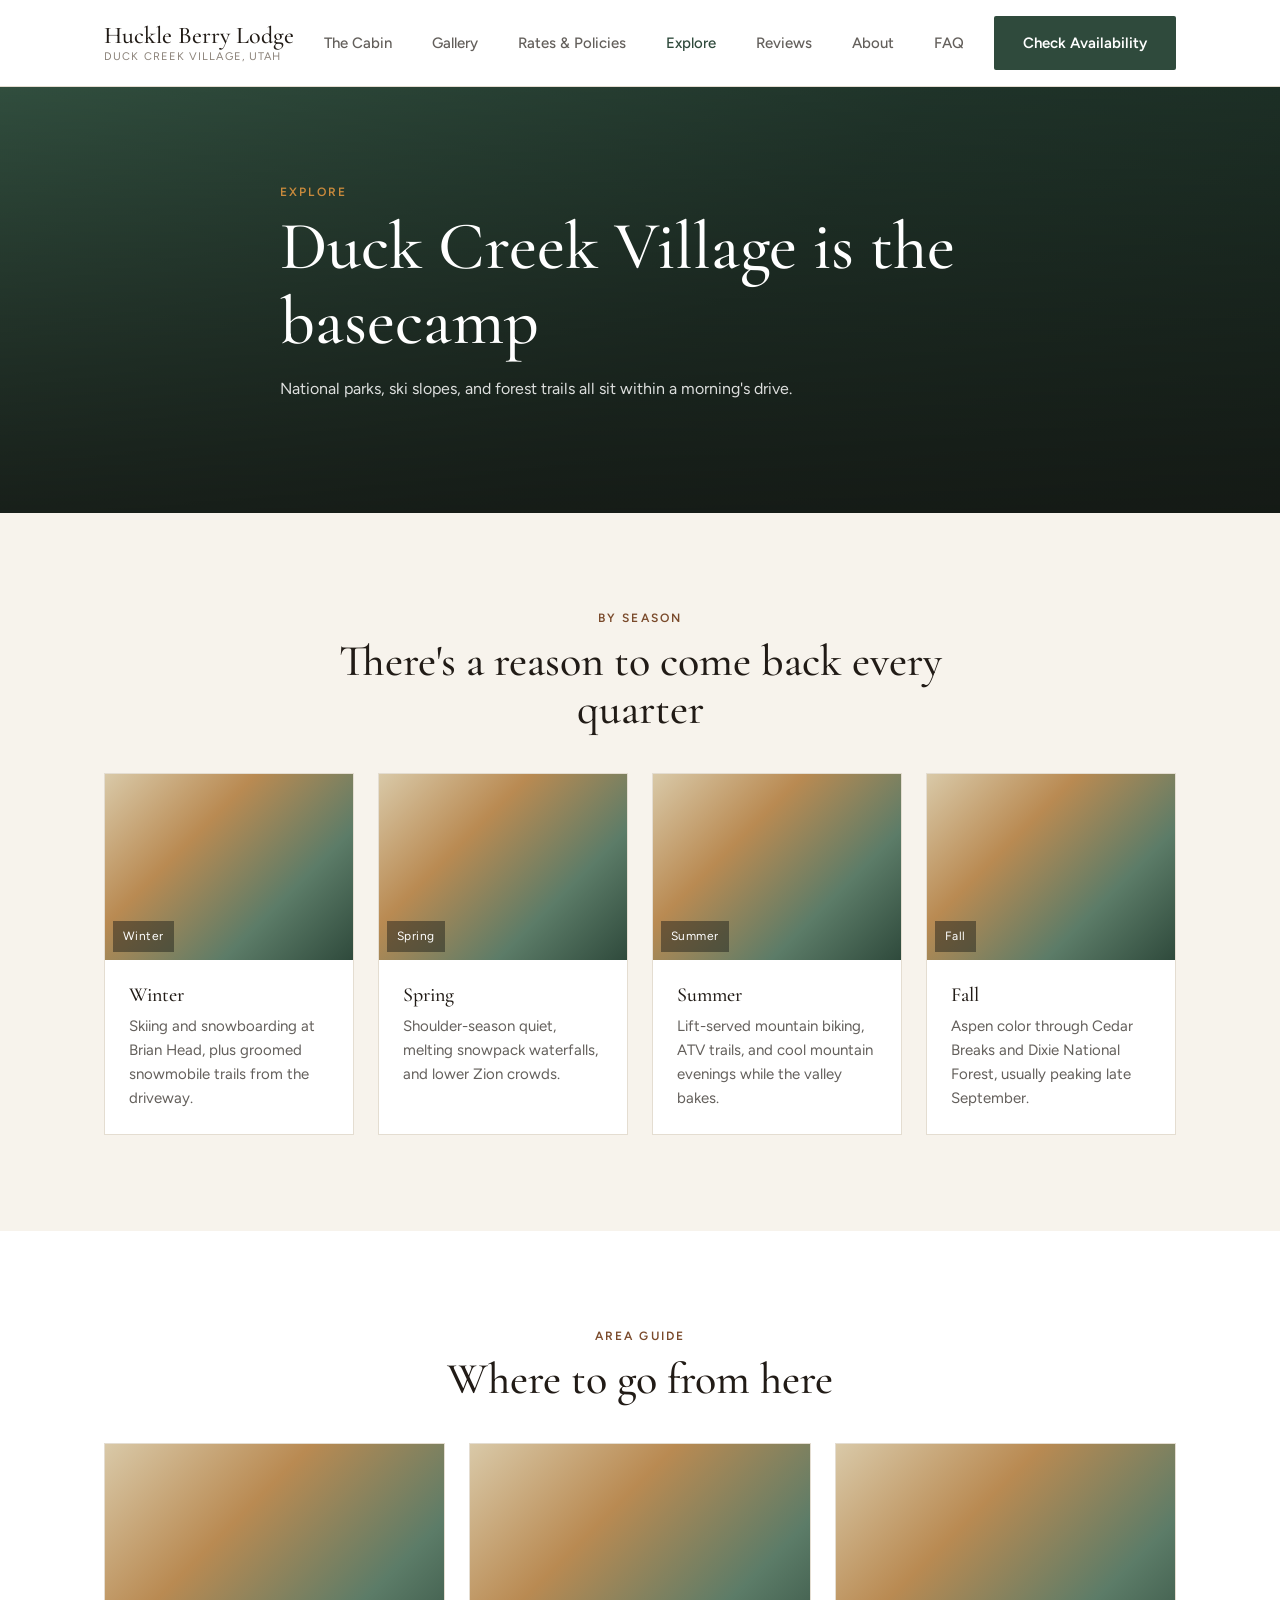
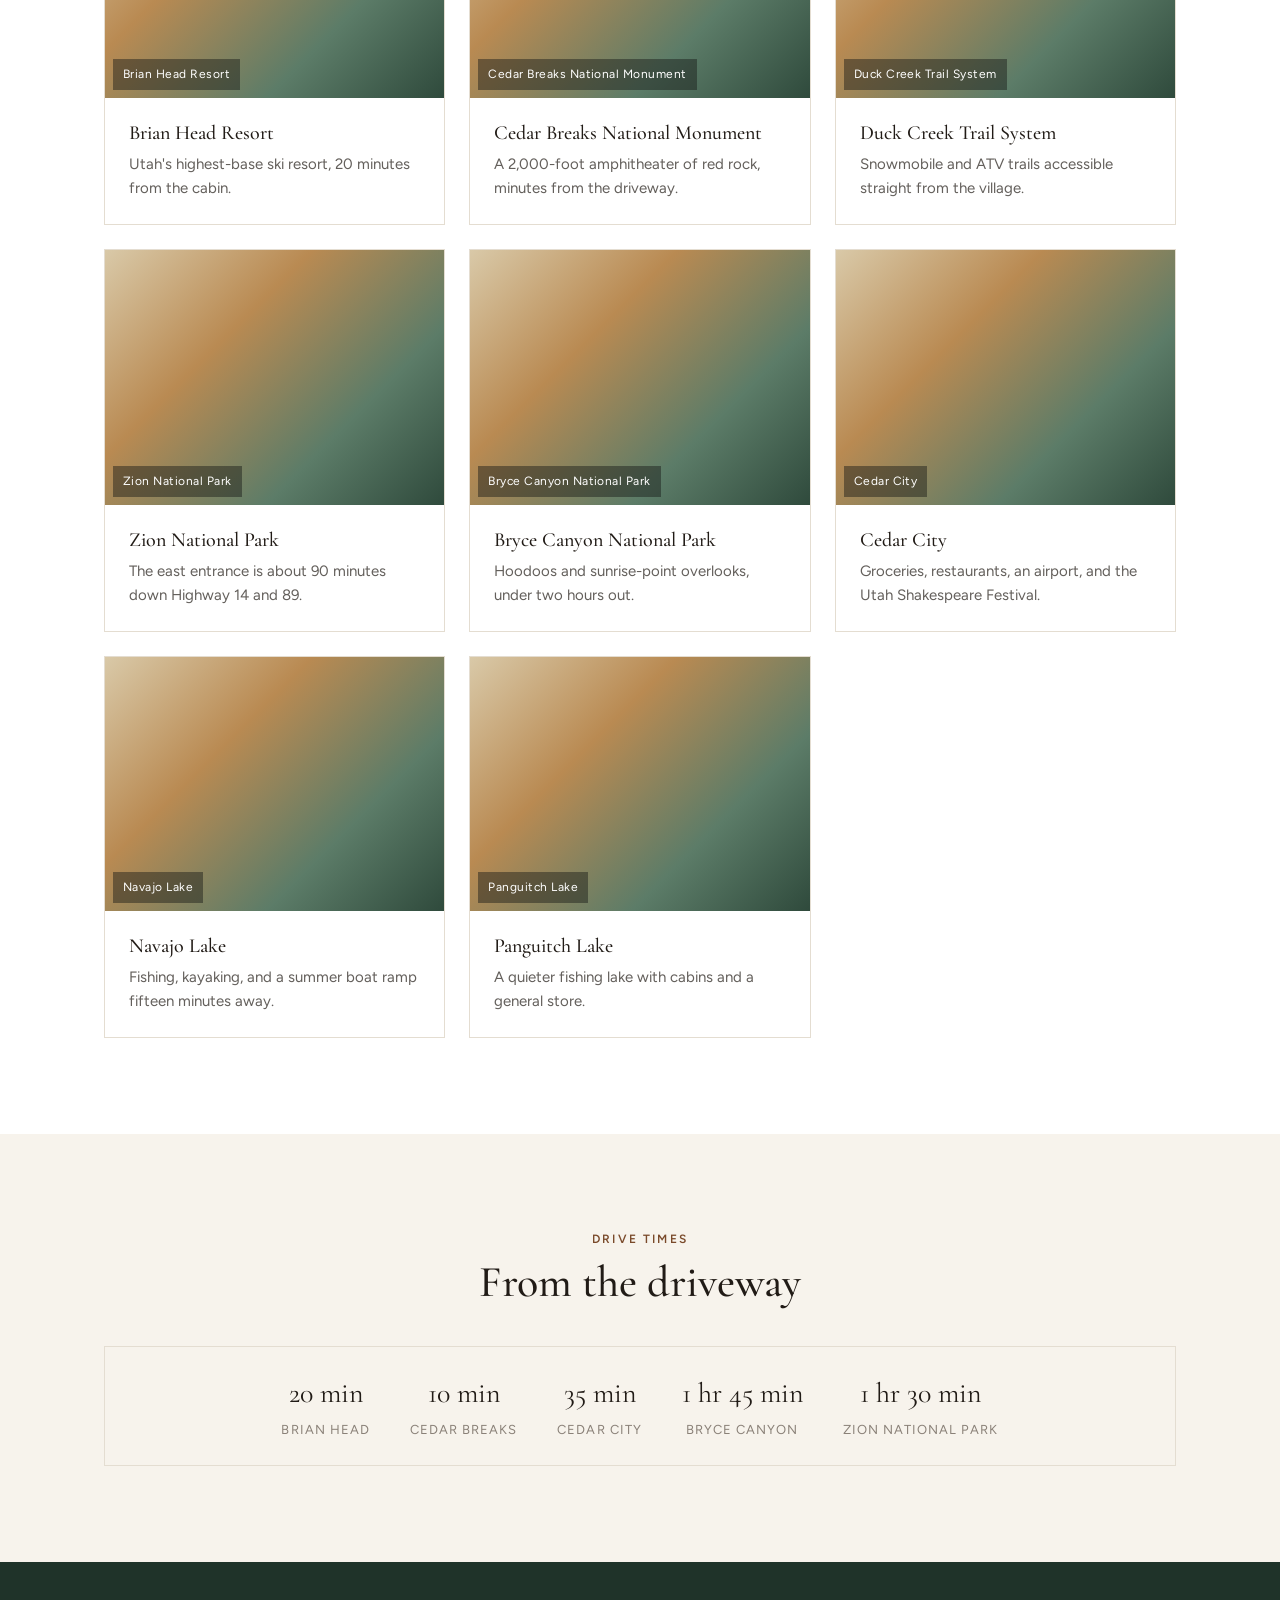
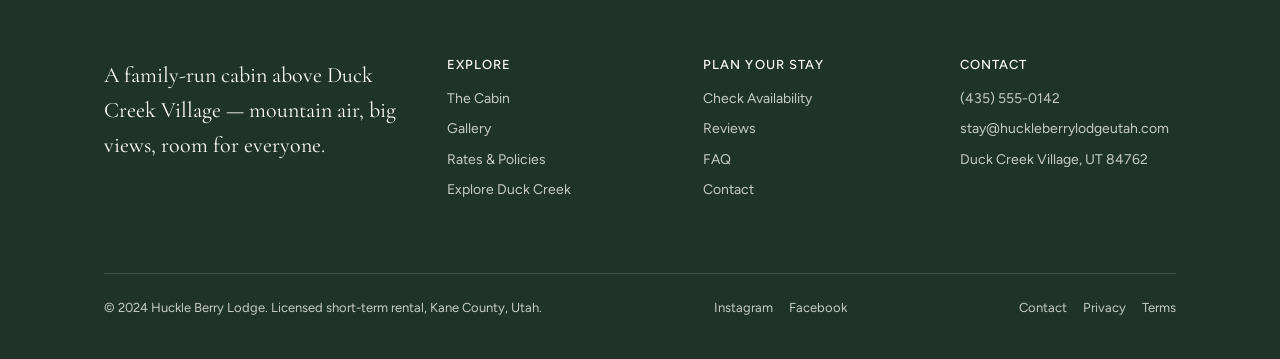
<file: explore/index.html>
<!doctype html>
<html lang="en">
<head>
<meta charset="utf-8">
<meta name="viewport" content="width=device-width, initial-scale=1">
<title>Explore Duck Creek | Huckle Berry Lodge</title>
<meta name="description" content="A guide to Brian Head, Cedar Breaks, Cedar City, Bryce Canyon, and Zion from Huckle Berry Lodge.">
<link rel="preconnect" href="https://fonts.googleapis.com">
<link rel="preconnect" href="https://fonts.gstatic.com" crossorigin>
<link href="https://fonts.googleapis.com/css2?family=Cormorant+Garamond:wght@500;600&family=Figtree:wght@400;500;600&display=swap" rel="stylesheet">
<link rel="stylesheet" href="../assets/css/styles.css">
</head>
<body class="has-sticky-bar">
<header class="site-header">
  <div class="wrap site-header__bar">
    <a href="../" class="wordmark">
      <span class="wordmark__name">Huckle Berry Lodge</span>
      <span class="wordmark__place">Duck Creek Village, Utah</span>
    </a>
    <nav class="site-nav" data-nav>
      <ul>
          <li><a href="../the-cabin/">The Cabin</a></li>
          <li><a href="../gallery/">Gallery</a></li>
          <li><a href="../rates/">Rates & Policies</a></li>
          <li><a href="../explore/" aria-current="page">Explore</a></li>
          <li><a href="../reviews/">Reviews</a></li>
          <li><a href="../about/">About</a></li>
          <li><a href="../faq/">FAQ</a></li>
      </ul>
    </nav>
    <div class="site-header__cta">
      <a href="../book/" class="btn btn--primary">Check Availability</a>
      <button class="hamburger" data-nav-toggle aria-label="Toggle menu" aria-expanded="false">
        <span></span>
      </button>
    </div>
  </div>
</header>
<main>
  <section class="page-hero hero" style="min-height:280px">
    <div class="wrap hero__content">
      <span class="eyebrow">Explore</span>
      <h1>Duck Creek Village is the basecamp</h1>
      <p>National parks, ski slopes, and forest trails all sit within a morning's drive.</p>
    </div>
  </section>

  <section class="section">
    <div class="wrap">
      <div class="section-head">
        <span class="eyebrow">By Season</span>
        <h2>There's a reason to come back every quarter</h2>
      </div>
      <div class="card-grid card-grid--4">
      <div class="card">
        <div class="placeholder-photo"><span class="placeholder-photo__caption">Winter</span></div>
        <div class="card__body"><h3>Winter</h3><p>Skiing and snowboarding at Brian Head, plus groomed snowmobile trails from the driveway.</p></div>
      </div>

      <div class="card">
        <div class="placeholder-photo"><span class="placeholder-photo__caption">Spring</span></div>
        <div class="card__body"><h3>Spring</h3><p>Shoulder-season quiet, melting snowpack waterfalls, and lower Zion crowds.</p></div>
      </div>

      <div class="card">
        <div class="placeholder-photo"><span class="placeholder-photo__caption">Summer</span></div>
        <div class="card__body"><h3>Summer</h3><p>Lift-served mountain biking, ATV trails, and cool mountain evenings while the valley bakes.</p></div>
      </div>

      <div class="card">
        <div class="placeholder-photo"><span class="placeholder-photo__caption">Fall</span></div>
        <div class="card__body"><h3>Fall</h3><p>Aspen color through Cedar Breaks and Dixie National Forest, usually peaking late September.</p></div>
      </div>

      </div>
    </div>
  </section>

  <section class="section section--alt">
    <div class="wrap">
      <div class="section-head">
        <span class="eyebrow">Area Guide</span>
        <h2>Where to go from here</h2>
      </div>
      <div class="card-grid">
      <div class="card">
        <div class="placeholder-photo"><span class="placeholder-photo__caption">Brian Head Resort</span></div>
        <div class="card__body"><h3>Brian Head Resort</h3><p>Utah's highest-base ski resort, 20 minutes from the cabin.</p></div>
      </div>

      <div class="card">
        <div class="placeholder-photo"><span class="placeholder-photo__caption">Cedar Breaks National Monument</span></div>
        <div class="card__body"><h3>Cedar Breaks National Monument</h3><p>A 2,000-foot amphitheater of red rock, minutes from the driveway.</p></div>
      </div>

      <div class="card">
        <div class="placeholder-photo"><span class="placeholder-photo__caption">Duck Creek Trail System</span></div>
        <div class="card__body"><h3>Duck Creek Trail System</h3><p>Snowmobile and ATV trails accessible straight from the village.</p></div>
      </div>

      <div class="card">
        <div class="placeholder-photo"><span class="placeholder-photo__caption">Zion National Park</span></div>
        <div class="card__body"><h3>Zion National Park</h3><p>The east entrance is about 90 minutes down Highway 14 and 89.</p></div>
      </div>

      <div class="card">
        <div class="placeholder-photo"><span class="placeholder-photo__caption">Bryce Canyon National Park</span></div>
        <div class="card__body"><h3>Bryce Canyon National Park</h3><p>Hoodoos and sunrise-point overlooks, under two hours out.</p></div>
      </div>

      <div class="card">
        <div class="placeholder-photo"><span class="placeholder-photo__caption">Cedar City</span></div>
        <div class="card__body"><h3>Cedar City</h3><p>Groceries, restaurants, an airport, and the Utah Shakespeare Festival.</p></div>
      </div>

      <div class="card">
        <div class="placeholder-photo"><span class="placeholder-photo__caption">Navajo Lake</span></div>
        <div class="card__body"><h3>Navajo Lake</h3><p>Fishing, kayaking, and a summer boat ramp fifteen minutes away.</p></div>
      </div>

      <div class="card">
        <div class="placeholder-photo"><span class="placeholder-photo__caption">Panguitch Lake</span></div>
        <div class="card__body"><h3>Panguitch Lake</h3><p>A quieter fishing lake with cabins and a general store.</p></div>
      </div>

      </div>
    </div>
  </section>

  <section class="section">
    <div class="wrap">
      <div class="section-head">
        <span class="eyebrow">Drive Times</span>
        <h2>From the driveway</h2>
      </div>
      <div class="trust-strip" style="border:1px solid var(--line)">
        <div class="trust-strip__item">
          <span class="trust-strip__figure">20 min</span>
          <span class="trust-strip__label">Brian Head</span>
        </div>
        <div class="trust-strip__item">
          <span class="trust-strip__figure">10 min</span>
          <span class="trust-strip__label">Cedar Breaks</span>
        </div>
        <div class="trust-strip__item">
          <span class="trust-strip__figure">35 min</span>
          <span class="trust-strip__label">Cedar City</span>
        </div>
        <div class="trust-strip__item">
          <span class="trust-strip__figure">1 hr 45 min</span>
          <span class="trust-strip__label">Bryce Canyon</span>
        </div>
        <div class="trust-strip__item">
          <span class="trust-strip__figure">1 hr 30 min</span>
          <span class="trust-strip__label">Zion National Park</span>
        </div>
      </div>
    </div>
  </section>
</main>
<div class="sticky-book-bar">
  <a href="../book/" class="btn btn--primary btn--block">Check Availability</a>
</div>
<footer class="site-footer">
  <div class="wrap">
    <div class="footer-grid">
      <div>
        <p class="footer-tagline">A family-run cabin above Duck Creek Village — mountain air, big views, room for everyone.</p>
      </div>
      <div>
        <h4>Explore</h4>
        <ul>
        <li><a href="../the-cabin/">The Cabin</a></li>
        <li><a href="../gallery/">Gallery</a></li>
        <li><a href="../rates/">Rates & Policies</a></li>
        <li><a href="../explore/">Explore Duck Creek</a></li>
        </ul>
      </div>
      <div>
        <h4>Plan Your Stay</h4>
        <ul>
        <li><a href="../book/">Check Availability</a></li>
        <li><a href="../reviews/">Reviews</a></li>
        <li><a href="../faq/">FAQ</a></li>
        <li><a href="../contact/">Contact</a></li>
        </ul>
      </div>

      <div>
        <h4>Contact</h4>
        <ul>
          <li><a href="tel:+14355550142">(435) 555-0142</a></li>
          <li><a href="mailto:stay@huckleberrylodgeutah.com">stay@huckleberrylodgeutah.com</a></li>
          <li>Duck Creek Village, UT 84762</li>
        </ul>
      </div>
    </div>
    <div class="footer-bottom">
      <span>&copy; 2024 Huckle Berry Lodge. Licensed short-term rental, Kane County, Utah.</span>
      <div class="footer-socials">
        <a href="#" aria-label="Instagram">Instagram</a>
        <a href="#" aria-label="Facebook">Facebook</a>
      </div>
      <div class="footer-legal">
        <a href="../contact/">Contact</a>
        <a href="#">Privacy</a>
        <a href="#">Terms</a>
      </div>
    </div>
  </div>
</footer>
<script src="../assets/js/main.js"></script>
</body>
</html>
</file>
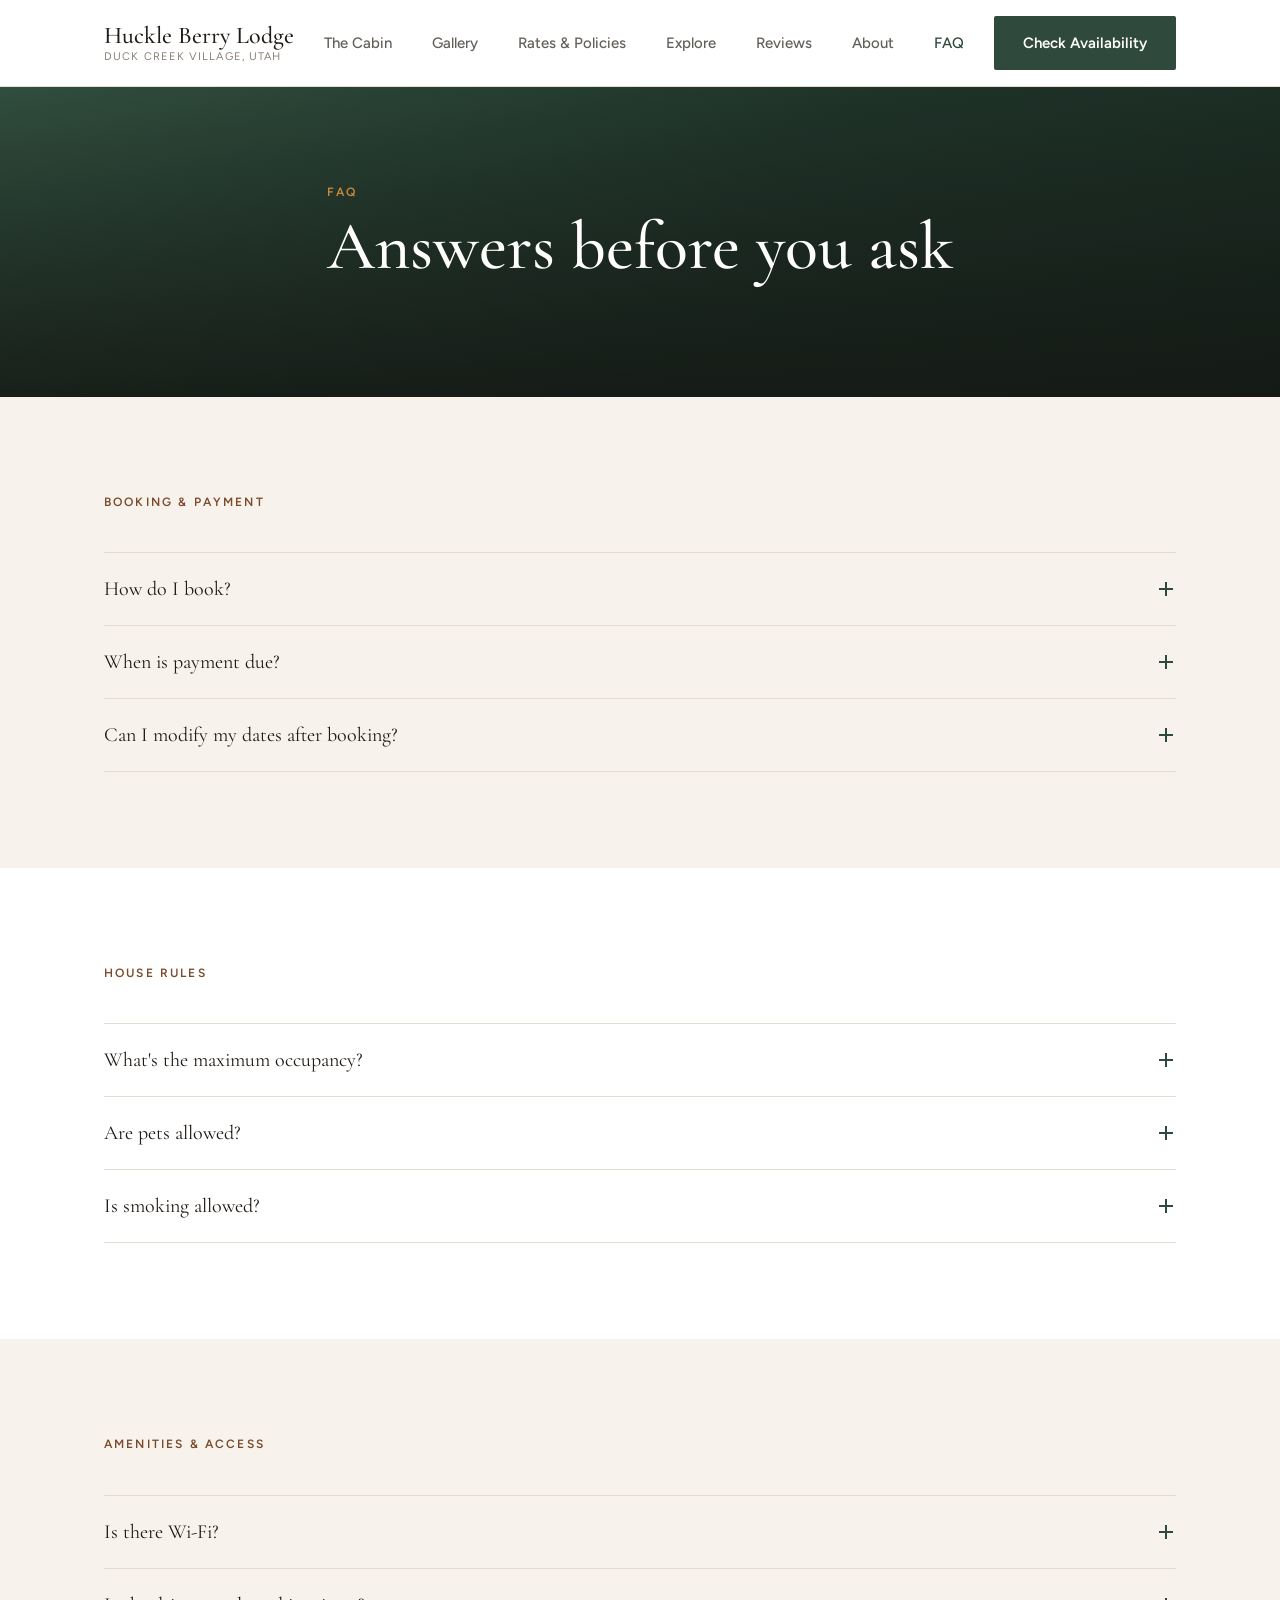
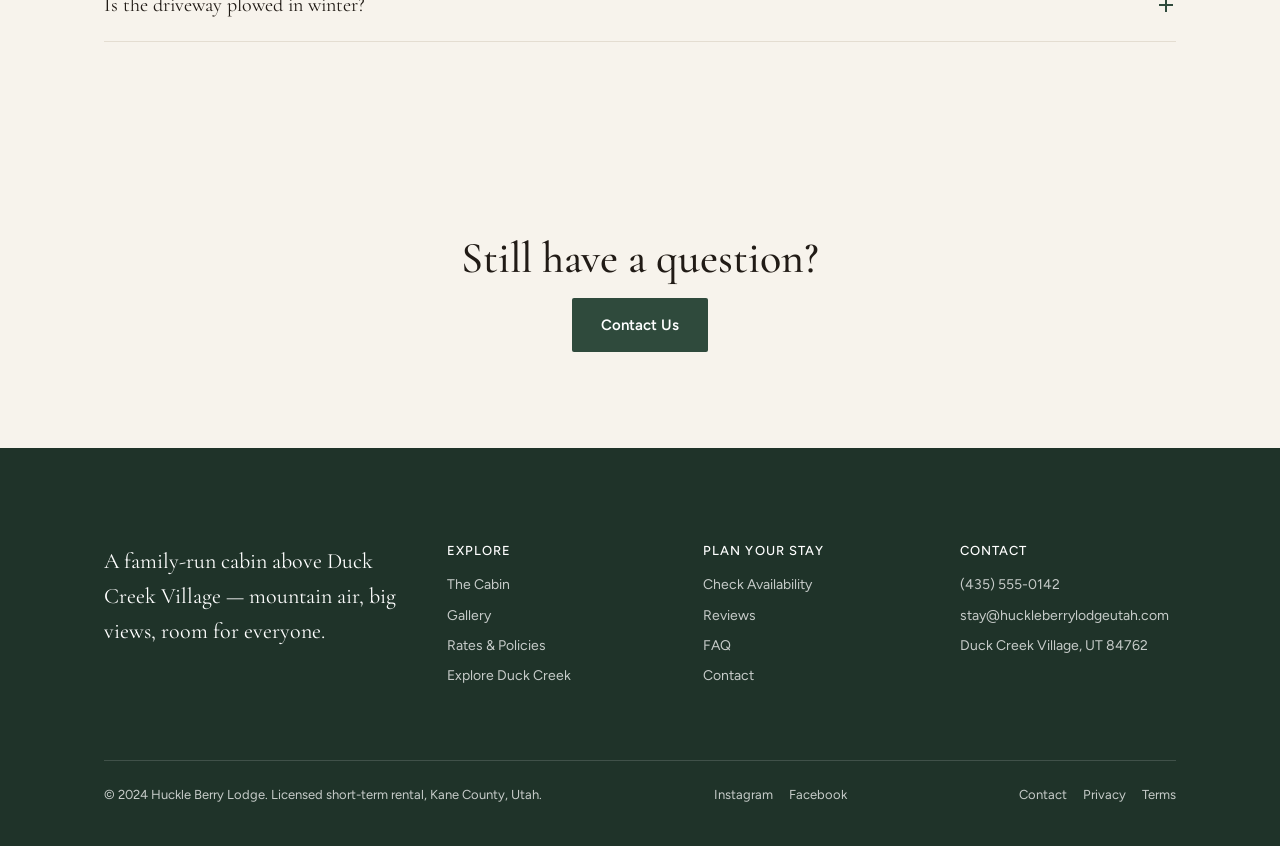
<file: faq/index.html>
<!doctype html>
<html lang="en">
<head>
<meta charset="utf-8">
<meta name="viewport" content="width=device-width, initial-scale=1">
<title>FAQ | Huckle Berry Lodge</title>
<meta name="description" content="Frequently asked questions about booking, house rules, and amenities at Huckle Berry Lodge.">
<link rel="preconnect" href="https://fonts.googleapis.com">
<link rel="preconnect" href="https://fonts.gstatic.com" crossorigin>
<link href="https://fonts.googleapis.com/css2?family=Cormorant+Garamond:wght@500;600&family=Figtree:wght@400;500;600&display=swap" rel="stylesheet">
<link rel="stylesheet" href="../assets/css/styles.css">
</head>
<body class="has-sticky-bar">
<header class="site-header">
  <div class="wrap site-header__bar">
    <a href="../" class="wordmark">
      <span class="wordmark__name">Huckle Berry Lodge</span>
      <span class="wordmark__place">Duck Creek Village, Utah</span>
    </a>
    <nav class="site-nav" data-nav>
      <ul>
          <li><a href="../the-cabin/">The Cabin</a></li>
          <li><a href="../gallery/">Gallery</a></li>
          <li><a href="../rates/">Rates & Policies</a></li>
          <li><a href="../explore/">Explore</a></li>
          <li><a href="../reviews/">Reviews</a></li>
          <li><a href="../about/">About</a></li>
          <li><a href="../faq/" aria-current="page">FAQ</a></li>
      </ul>
    </nav>
    <div class="site-header__cta">
      <a href="../book/" class="btn btn--primary">Check Availability</a>
      <button class="hamburger" data-nav-toggle aria-label="Toggle menu" aria-expanded="false">
        <span></span>
      </button>
    </div>
  </div>
</header>
<main>
  <section class="page-hero hero" style="min-height:280px">
    <div class="wrap hero__content">
      <span class="eyebrow">FAQ</span>
      <h1>Answers before you ask</h1>
    </div>
  </section>

  <section class="section">
    <div class="wrap">
      <div class="section-head align-left">
        <span class="eyebrow">Booking & Payment</span>
      </div>
      <div class="accordion" data-accordion>
      <div class="accordion-item" data-accordion-item>
        <button class="accordion-item__q" data-accordion-q aria-expanded="false">
          <span>How do I book?</span>
          <span class="accordion-item__icon"></span>
        </button>
        <div class="accordion-item__a">
          <div class="accordion-item__a-inner"><p>Book directly through our Airbnb or VRBO listing for instant pricing and confirmation, or send an inquiry from the Check Availability page.</p></div>
        </div>
      </div>

      <div class="accordion-item" data-accordion-item>
        <button class="accordion-item__q" data-accordion-q aria-expanded="false">
          <span>When is payment due?</span>
          <span class="accordion-item__icon"></span>
        </button>
        <div class="accordion-item__a">
          <div class="accordion-item__a-inner"><p>Full payment is collected by Airbnb or VRBO at the time of booking.</p></div>
        </div>
      </div>

      <div class="accordion-item" data-accordion-item>
        <button class="accordion-item__q" data-accordion-q aria-expanded="false">
          <span>Can I modify my dates after booking?</span>
          <span class="accordion-item__icon"></span>
        </button>
        <div class="accordion-item__a">
          <div class="accordion-item__a-inner"><p>Message us through the platform you booked on and we'll do our best to accommodate a change, subject to availability.</p></div>
        </div>
      </div>

      </div>
    </div>
  </section>
  <section class="section section--alt">
    <div class="wrap">
      <div class="section-head align-left">
        <span class="eyebrow">House Rules</span>
      </div>
      <div class="accordion" data-accordion>
      <div class="accordion-item" data-accordion-item>
        <button class="accordion-item__q" data-accordion-q aria-expanded="false">
          <span>What's the maximum occupancy?</span>
          <span class="accordion-item__icon"></span>
        </button>
        <div class="accordion-item__a">
          <div class="accordion-item__a-inner"><p>24 guests. Events, parties, and weddings require advance approval.</p></div>
        </div>
      </div>

      <div class="accordion-item" data-accordion-item>
        <button class="accordion-item__q" data-accordion-q aria-expanded="false">
          <span>Are pets allowed?</span>
          <span class="accordion-item__icon"></span>
        </button>
        <div class="accordion-item__a">
          <div class="accordion-item__a-inner"><p>Well-behaved dogs are welcome with prior approval and a pet fee.</p></div>
        </div>
      </div>

      <div class="accordion-item" data-accordion-item>
        <button class="accordion-item__q" data-accordion-q aria-expanded="false">
          <span>Is smoking allowed?</span>
          <span class="accordion-item__icon"></span>
        </button>
        <div class="accordion-item__a">
          <div class="accordion-item__a-inner"><p>No smoking or vaping is permitted anywhere inside the cabin.</p></div>
        </div>
      </div>

      </div>
    </div>
  </section>
  <section class="section">
    <div class="wrap">
      <div class="section-head align-left">
        <span class="eyebrow">Amenities & Access</span>
      </div>
      <div class="accordion" data-accordion>
      <div class="accordion-item" data-accordion-item>
        <button class="accordion-item__q" data-accordion-q aria-expanded="false">
          <span>Is there Wi-Fi?</span>
          <span class="accordion-item__icon"></span>
        </button>
        <div class="accordion-item__a">
          <div class="accordion-item__a-inner"><p>Yes, high-speed Wi-Fi covers the whole cabin, suitable for remote work.</p></div>
        </div>
      </div>

      <div class="accordion-item" data-accordion-item>
        <button class="accordion-item__q" data-accordion-q aria-expanded="false">
          <span>Is the driveway plowed in winter?</span>
          <span class="accordion-item__icon"></span>
        </button>
        <div class="accordion-item__a">
          <div class="accordion-item__a-inner"><p>Yes, the driveway and parking area are plowed after snowfall, though we recommend a 4WD/AWD vehicle in winter.</p></div>
        </div>
      </div>

      </div>
    </div>
  </section>

  <section class="section center">
    <div class="wrap">
      <h2>Still have a question?</h2>
      <a href="../contact/" class="btn btn--primary">Contact Us</a>
    </div>
  </section>
</main>
<div class="sticky-book-bar">
  <a href="../book/" class="btn btn--primary btn--block">Check Availability</a>
</div>
<footer class="site-footer">
  <div class="wrap">
    <div class="footer-grid">
      <div>
        <p class="footer-tagline">A family-run cabin above Duck Creek Village — mountain air, big views, room for everyone.</p>
      </div>
      <div>
        <h4>Explore</h4>
        <ul>
        <li><a href="../the-cabin/">The Cabin</a></li>
        <li><a href="../gallery/">Gallery</a></li>
        <li><a href="../rates/">Rates & Policies</a></li>
        <li><a href="../explore/">Explore Duck Creek</a></li>
        </ul>
      </div>
      <div>
        <h4>Plan Your Stay</h4>
        <ul>
        <li><a href="../book/">Check Availability</a></li>
        <li><a href="../reviews/">Reviews</a></li>
        <li><a href="../faq/">FAQ</a></li>
        <li><a href="../contact/">Contact</a></li>
        </ul>
      </div>

      <div>
        <h4>Contact</h4>
        <ul>
          <li><a href="tel:+14355550142">(435) 555-0142</a></li>
          <li><a href="mailto:stay@huckleberrylodgeutah.com">stay@huckleberrylodgeutah.com</a></li>
          <li>Duck Creek Village, UT 84762</li>
        </ul>
      </div>
    </div>
    <div class="footer-bottom">
      <span>&copy; 2024 Huckle Berry Lodge. Licensed short-term rental, Kane County, Utah.</span>
      <div class="footer-socials">
        <a href="#" aria-label="Instagram">Instagram</a>
        <a href="#" aria-label="Facebook">Facebook</a>
      </div>
      <div class="footer-legal">
        <a href="../contact/">Contact</a>
        <a href="#">Privacy</a>
        <a href="#">Terms</a>
      </div>
    </div>
  </div>
</footer>
<script src="../assets/js/main.js"></script>
</body>
</html>
</file>
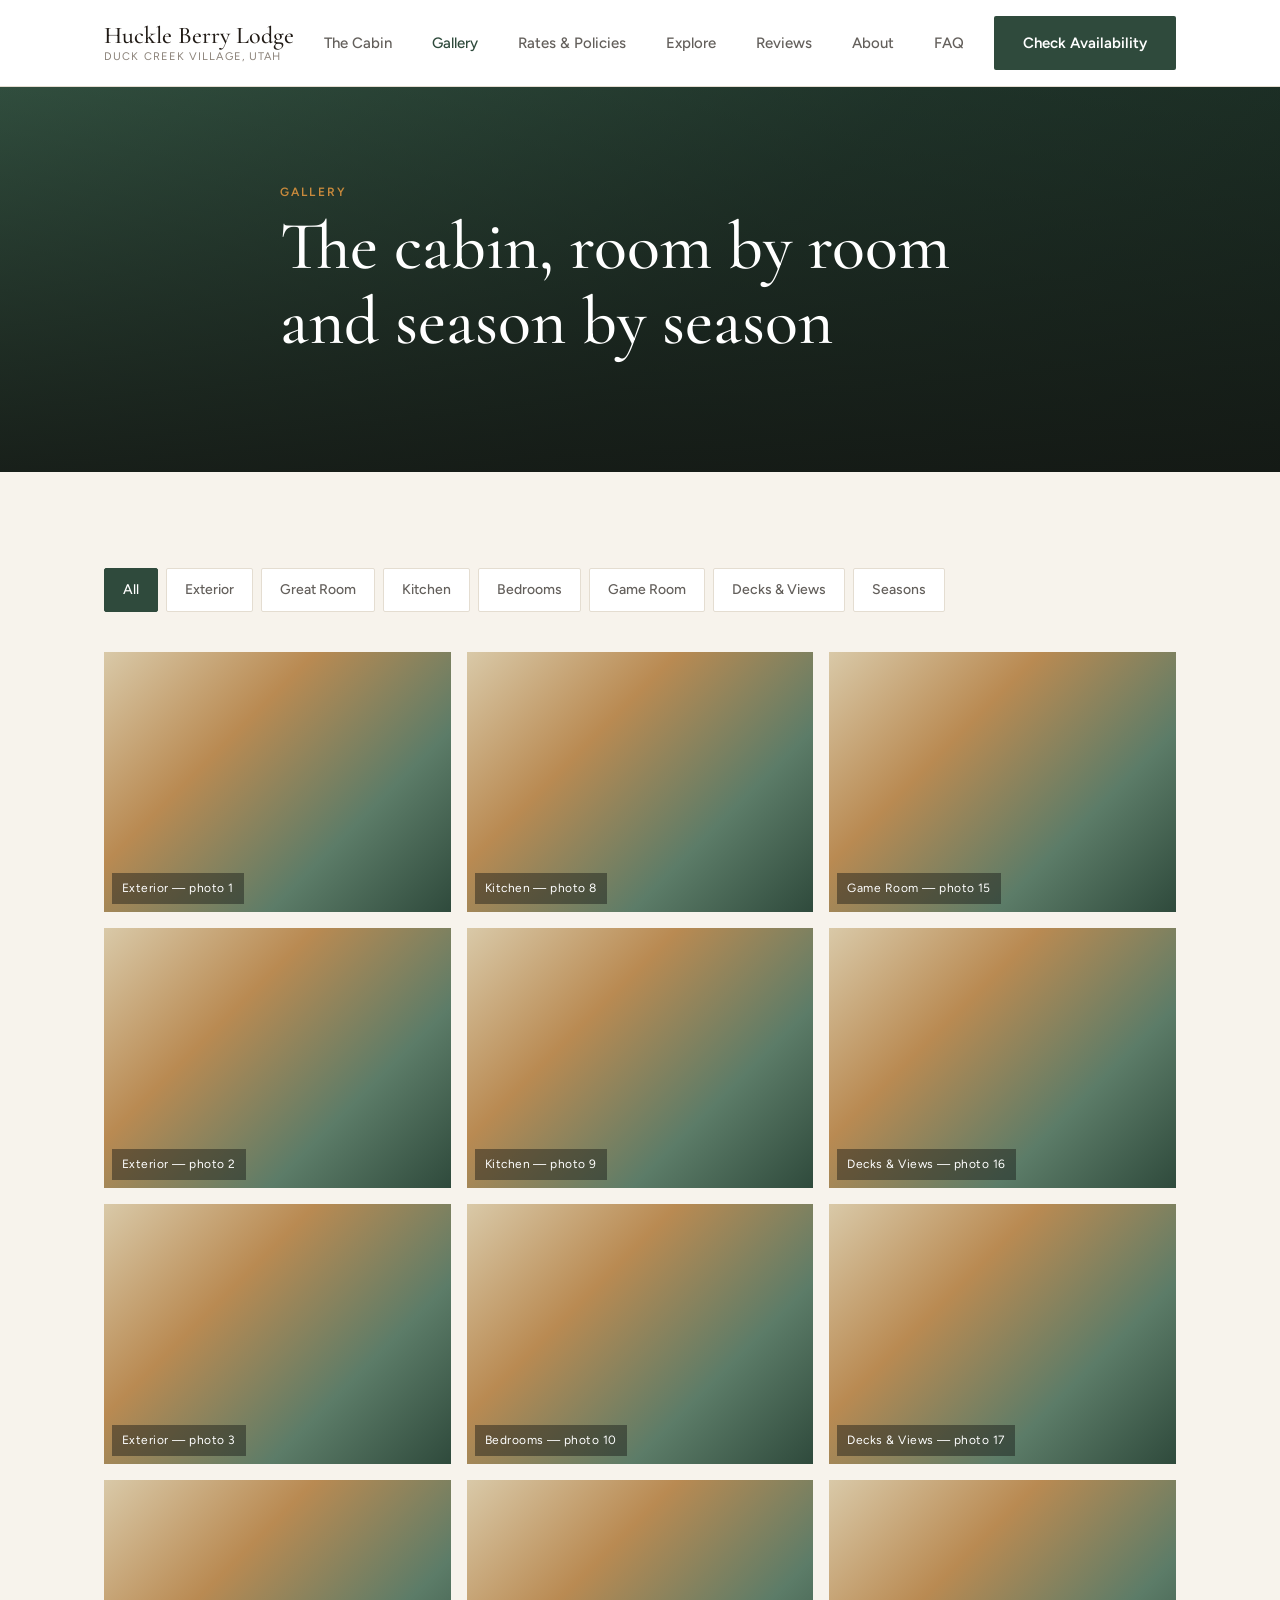
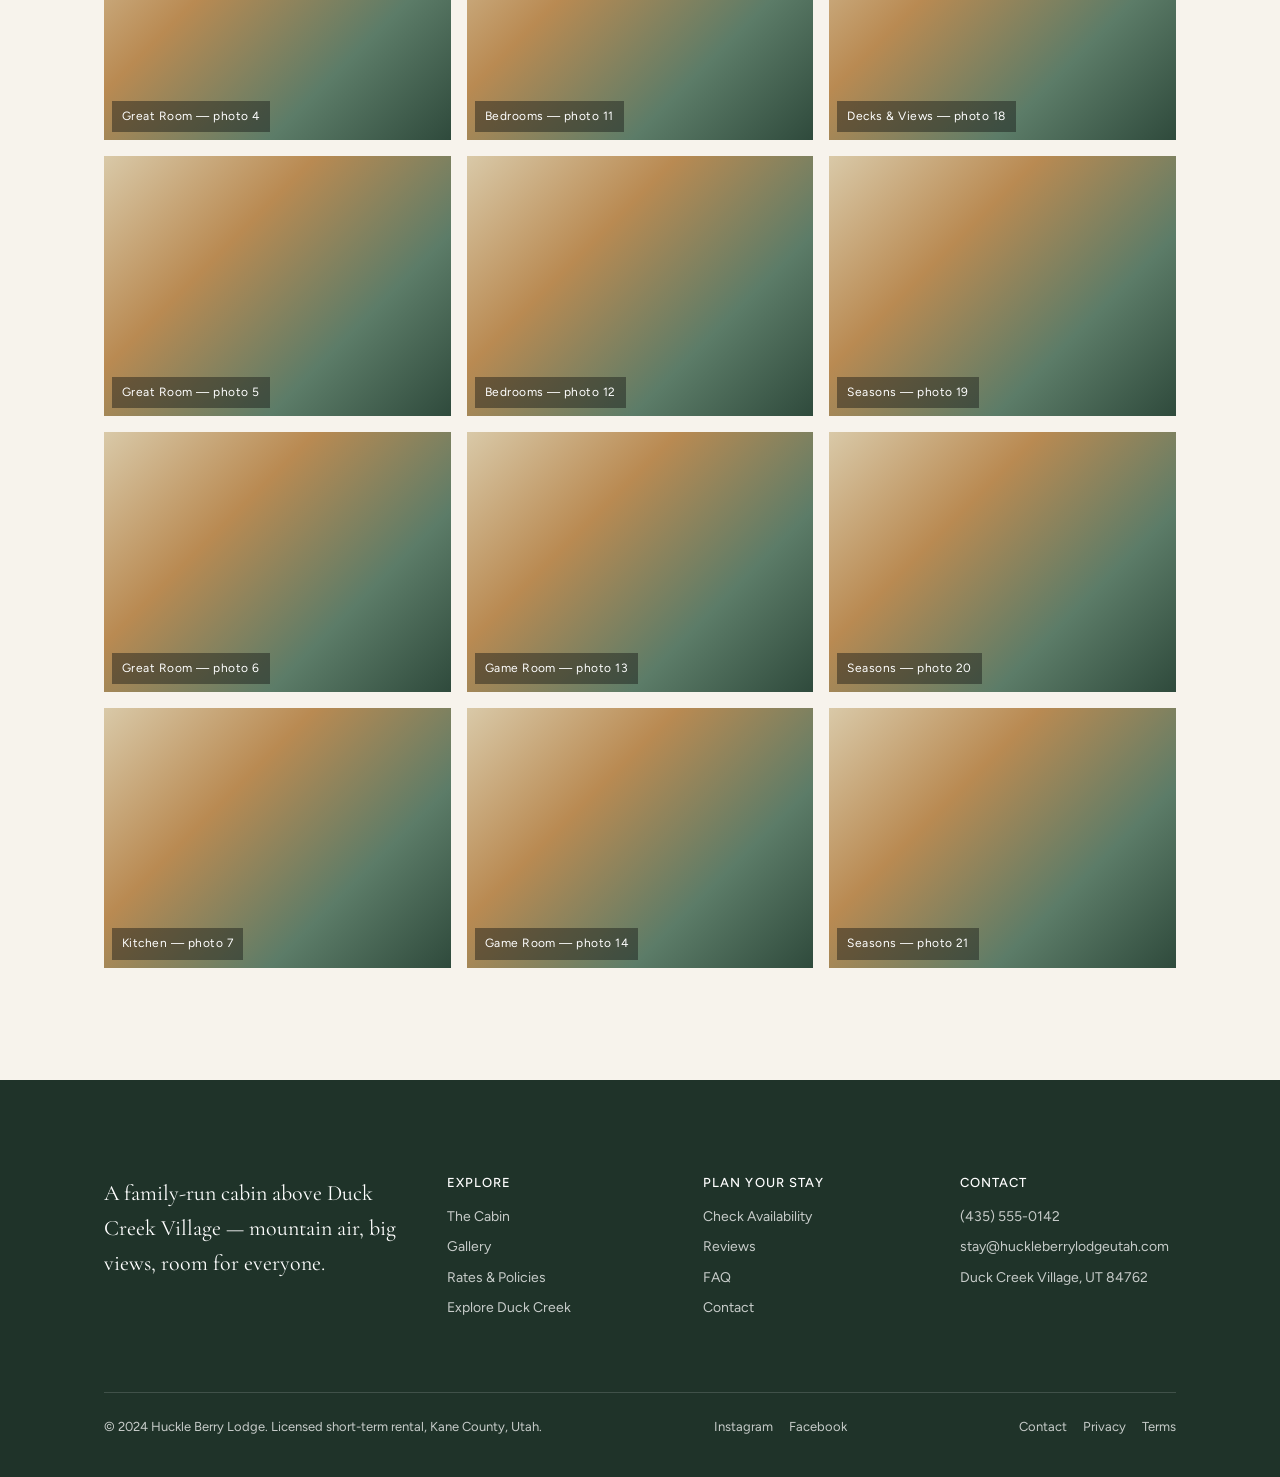
<file: gallery/index.html>
<!doctype html>
<html lang="en">
<head>
<meta charset="utf-8">
<meta name="viewport" content="width=device-width, initial-scale=1">
<title>Gallery | Huckle Berry Lodge</title>
<meta name="description" content="Photos of Huckle Berry Lodge's exterior, great room, kitchen, bedrooms, game room, and decks.">
<link rel="preconnect" href="https://fonts.googleapis.com">
<link rel="preconnect" href="https://fonts.gstatic.com" crossorigin>
<link href="https://fonts.googleapis.com/css2?family=Cormorant+Garamond:wght@500;600&family=Figtree:wght@400;500;600&display=swap" rel="stylesheet">
<link rel="stylesheet" href="../assets/css/styles.css">
</head>
<body class="has-sticky-bar">
<header class="site-header">
  <div class="wrap site-header__bar">
    <a href="../" class="wordmark">
      <span class="wordmark__name">Huckle Berry Lodge</span>
      <span class="wordmark__place">Duck Creek Village, Utah</span>
    </a>
    <nav class="site-nav" data-nav>
      <ul>
          <li><a href="../the-cabin/">The Cabin</a></li>
          <li><a href="../gallery/" aria-current="page">Gallery</a></li>
          <li><a href="../rates/">Rates & Policies</a></li>
          <li><a href="../explore/">Explore</a></li>
          <li><a href="../reviews/">Reviews</a></li>
          <li><a href="../about/">About</a></li>
          <li><a href="../faq/">FAQ</a></li>
      </ul>
    </nav>
    <div class="site-header__cta">
      <a href="../book/" class="btn btn--primary">Check Availability</a>
      <button class="hamburger" data-nav-toggle aria-label="Toggle menu" aria-expanded="false">
        <span></span>
      </button>
    </div>
  </div>
</header>
<main>
  <section class="page-hero hero" style="min-height:280px">
    <div class="wrap hero__content">
      <span class="eyebrow">Gallery</span>
      <h1>The cabin, room by room and season by season</h1>
    </div>
  </section>

  <section class="section">
    <div class="wrap">
      <div class="filter-chips">
        <button class="filter-chip is-active" data-filter-chip="all">All</button>
        <button class="filter-chip" data-filter-chip="exterior">Exterior</button>
        <button class="filter-chip" data-filter-chip="great-room">Great Room</button>
        <button class="filter-chip" data-filter-chip="kitchen">Kitchen</button>
        <button class="filter-chip" data-filter-chip="bedrooms">Bedrooms</button>
        <button class="filter-chip" data-filter-chip="game-room">Game Room</button>
        <button class="filter-chip" data-filter-chip="decks-and-views">Decks & Views</button>
        <button class="filter-chip" data-filter-chip="seasons">Seasons</button>
      </div>
      <div class="masonry-grid" data-gallery-grid data-filtered>
      <div class="gallery-item" data-category="exterior">
        <div class="placeholder-photo"><span class="placeholder-photo__caption">Exterior — photo 1</span></div>
      </div>
      <div class="gallery-item" data-category="exterior">
        <div class="placeholder-photo"><span class="placeholder-photo__caption">Exterior — photo 2</span></div>
      </div>
      <div class="gallery-item" data-category="exterior">
        <div class="placeholder-photo"><span class="placeholder-photo__caption">Exterior — photo 3</span></div>
      </div>
      <div class="gallery-item" data-category="great-room">
        <div class="placeholder-photo"><span class="placeholder-photo__caption">Great Room — photo 4</span></div>
      </div>
      <div class="gallery-item" data-category="great-room">
        <div class="placeholder-photo"><span class="placeholder-photo__caption">Great Room — photo 5</span></div>
      </div>
      <div class="gallery-item" data-category="great-room">
        <div class="placeholder-photo"><span class="placeholder-photo__caption">Great Room — photo 6</span></div>
      </div>
      <div class="gallery-item" data-category="kitchen">
        <div class="placeholder-photo"><span class="placeholder-photo__caption">Kitchen — photo 7</span></div>
      </div>
      <div class="gallery-item" data-category="kitchen">
        <div class="placeholder-photo"><span class="placeholder-photo__caption">Kitchen — photo 8</span></div>
      </div>
      <div class="gallery-item" data-category="kitchen">
        <div class="placeholder-photo"><span class="placeholder-photo__caption">Kitchen — photo 9</span></div>
      </div>
      <div class="gallery-item" data-category="bedrooms">
        <div class="placeholder-photo"><span class="placeholder-photo__caption">Bedrooms — photo 10</span></div>
      </div>
      <div class="gallery-item" data-category="bedrooms">
        <div class="placeholder-photo"><span class="placeholder-photo__caption">Bedrooms — photo 11</span></div>
      </div>
      <div class="gallery-item" data-category="bedrooms">
        <div class="placeholder-photo"><span class="placeholder-photo__caption">Bedrooms — photo 12</span></div>
      </div>
      <div class="gallery-item" data-category="game-room">
        <div class="placeholder-photo"><span class="placeholder-photo__caption">Game Room — photo 13</span></div>
      </div>
      <div class="gallery-item" data-category="game-room">
        <div class="placeholder-photo"><span class="placeholder-photo__caption">Game Room — photo 14</span></div>
      </div>
      <div class="gallery-item" data-category="game-room">
        <div class="placeholder-photo"><span class="placeholder-photo__caption">Game Room — photo 15</span></div>
      </div>
      <div class="gallery-item" data-category="decks-and-views">
        <div class="placeholder-photo"><span class="placeholder-photo__caption">Decks & Views — photo 16</span></div>
      </div>
      <div class="gallery-item" data-category="decks-and-views">
        <div class="placeholder-photo"><span class="placeholder-photo__caption">Decks & Views — photo 17</span></div>
      </div>
      <div class="gallery-item" data-category="decks-and-views">
        <div class="placeholder-photo"><span class="placeholder-photo__caption">Decks & Views — photo 18</span></div>
      </div>
      <div class="gallery-item" data-category="seasons">
        <div class="placeholder-photo"><span class="placeholder-photo__caption">Seasons — photo 19</span></div>
      </div>
      <div class="gallery-item" data-category="seasons">
        <div class="placeholder-photo"><span class="placeholder-photo__caption">Seasons — photo 20</span></div>
      </div>
      <div class="gallery-item" data-category="seasons">
        <div class="placeholder-photo"><span class="placeholder-photo__caption">Seasons — photo 21</span></div>
      </div>

      </div>
    </div>
  </section>
</main>
<div class="sticky-book-bar">
  <a href="../book/" class="btn btn--primary btn--block">Check Availability</a>
</div>
<footer class="site-footer">
  <div class="wrap">
    <div class="footer-grid">
      <div>
        <p class="footer-tagline">A family-run cabin above Duck Creek Village — mountain air, big views, room for everyone.</p>
      </div>
      <div>
        <h4>Explore</h4>
        <ul>
        <li><a href="../the-cabin/">The Cabin</a></li>
        <li><a href="../gallery/">Gallery</a></li>
        <li><a href="../rates/">Rates & Policies</a></li>
        <li><a href="../explore/">Explore Duck Creek</a></li>
        </ul>
      </div>
      <div>
        <h4>Plan Your Stay</h4>
        <ul>
        <li><a href="../book/">Check Availability</a></li>
        <li><a href="../reviews/">Reviews</a></li>
        <li><a href="../faq/">FAQ</a></li>
        <li><a href="../contact/">Contact</a></li>
        </ul>
      </div>

      <div>
        <h4>Contact</h4>
        <ul>
          <li><a href="tel:+14355550142">(435) 555-0142</a></li>
          <li><a href="mailto:stay@huckleberrylodgeutah.com">stay@huckleberrylodgeutah.com</a></li>
          <li>Duck Creek Village, UT 84762</li>
        </ul>
      </div>
    </div>
    <div class="footer-bottom">
      <span>&copy; 2024 Huckle Berry Lodge. Licensed short-term rental, Kane County, Utah.</span>
      <div class="footer-socials">
        <a href="#" aria-label="Instagram">Instagram</a>
        <a href="#" aria-label="Facebook">Facebook</a>
      </div>
      <div class="footer-legal">
        <a href="../contact/">Contact</a>
        <a href="#">Privacy</a>
        <a href="#">Terms</a>
      </div>
    </div>
  </div>
</footer>
<script src="../assets/js/main.js"></script>
</body>
</html>
</file>
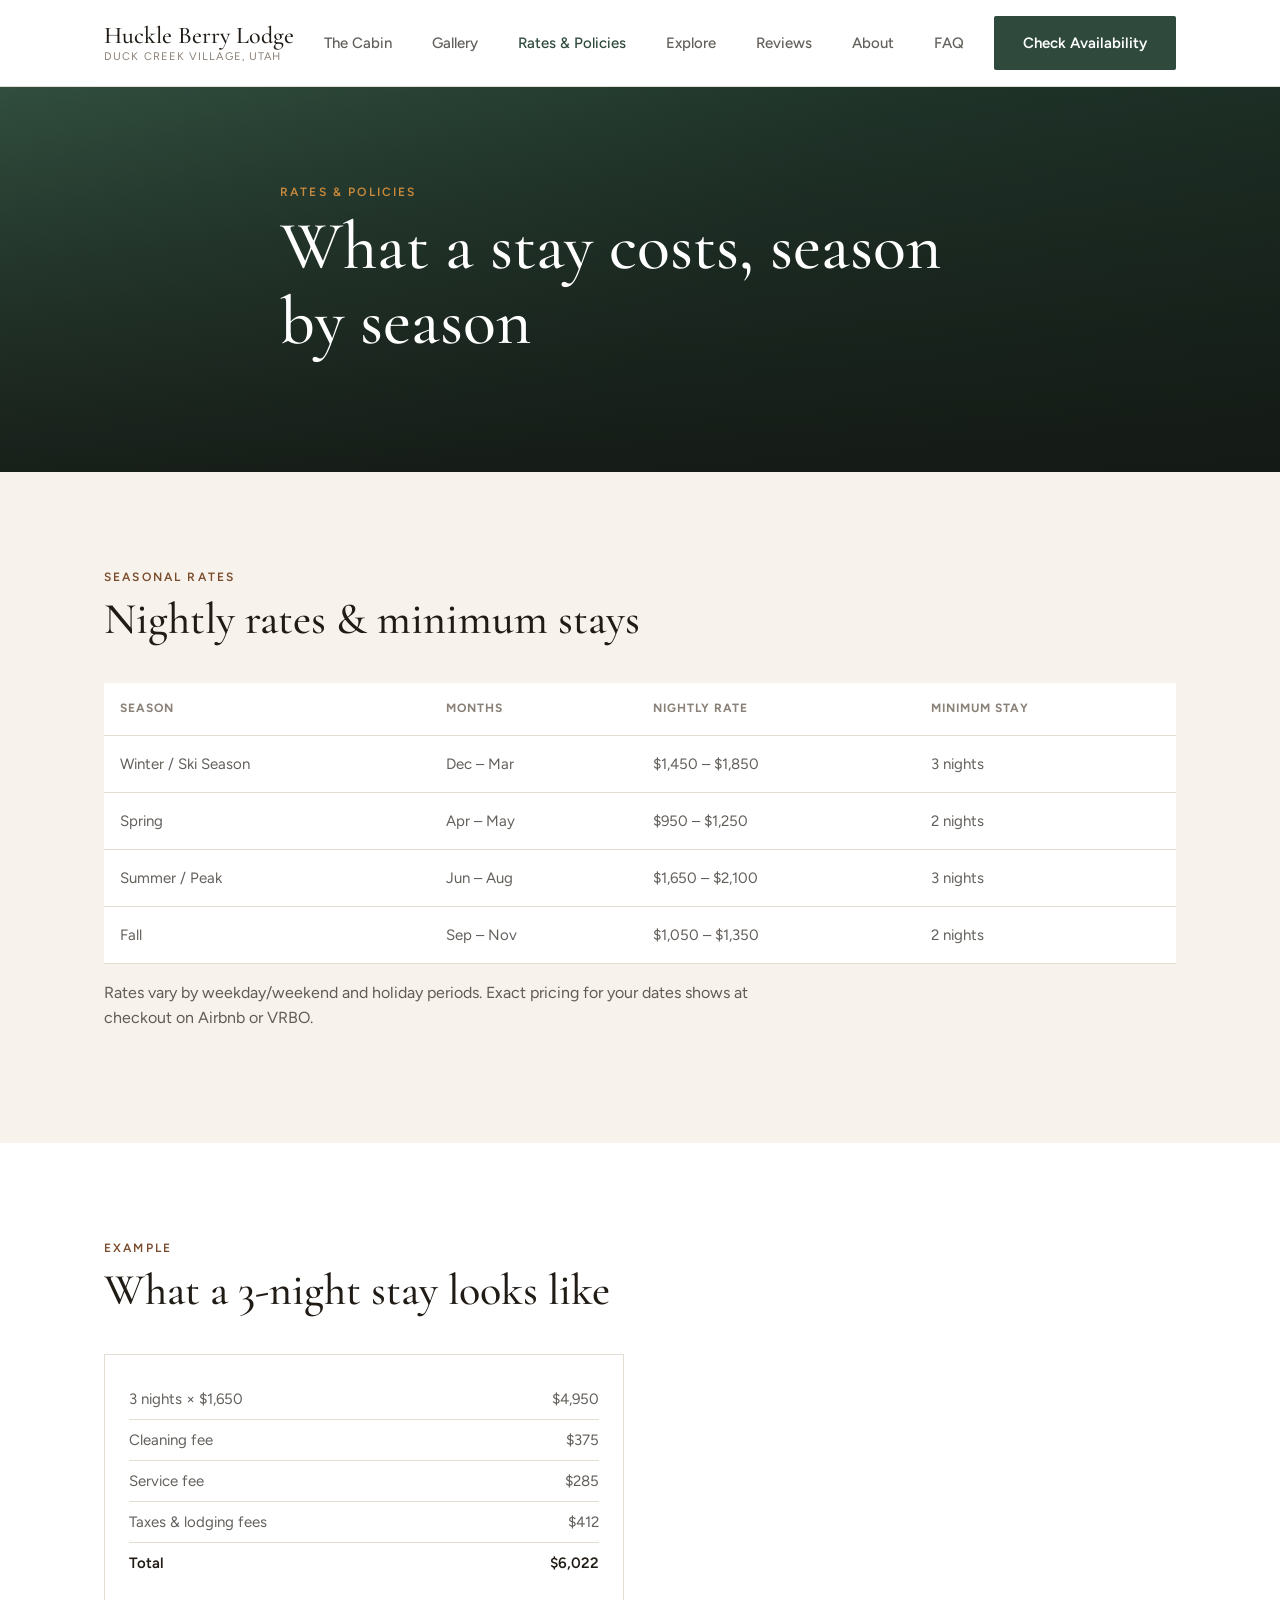
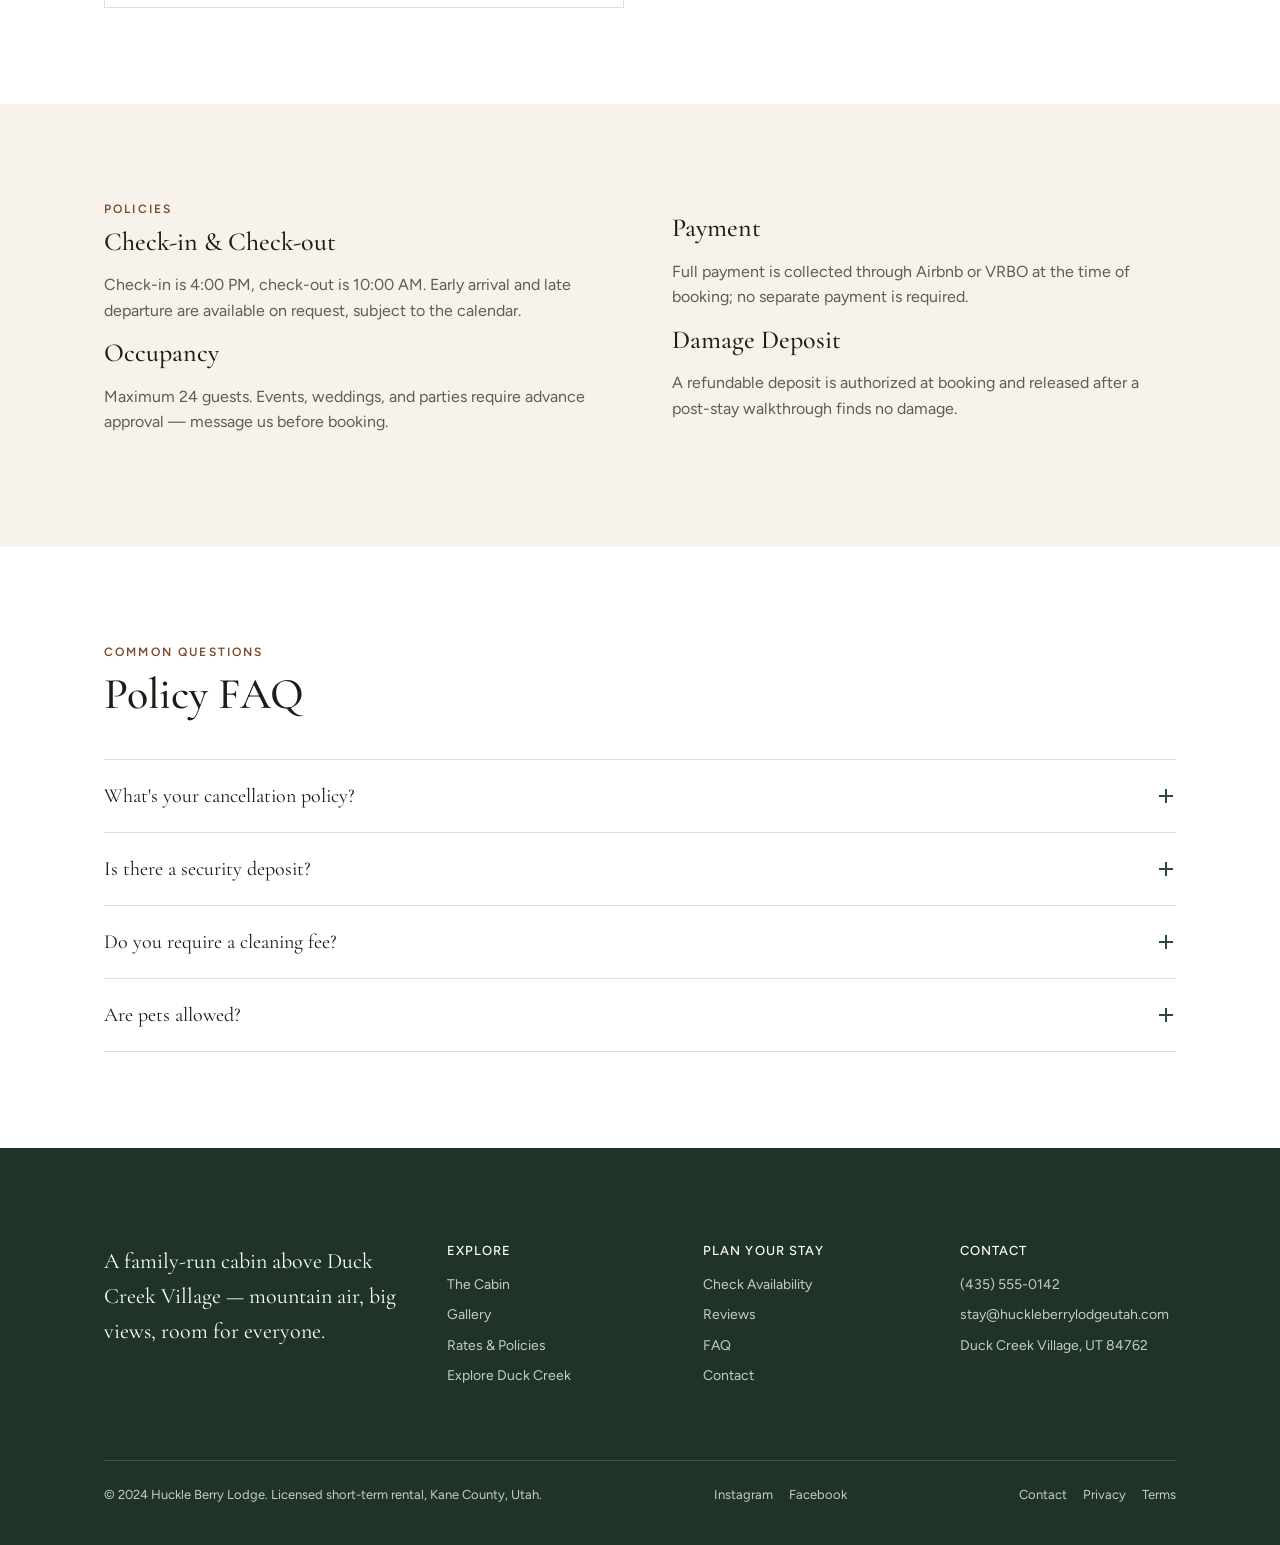
<file: rates/index.html>
<!doctype html>
<html lang="en">
<head>
<meta charset="utf-8">
<meta name="viewport" content="width=device-width, initial-scale=1">
<title>Rates & Policies | Huckle Berry Lodge</title>
<meta name="description" content="Seasonal nightly rates, an itemized pay example, and booking policies for Huckle Berry Lodge.">
<link rel="preconnect" href="https://fonts.googleapis.com">
<link rel="preconnect" href="https://fonts.gstatic.com" crossorigin>
<link href="https://fonts.googleapis.com/css2?family=Cormorant+Garamond:wght@500;600&family=Figtree:wght@400;500;600&display=swap" rel="stylesheet">
<link rel="stylesheet" href="../assets/css/styles.css">
</head>
<body class="has-sticky-bar">
<header class="site-header">
  <div class="wrap site-header__bar">
    <a href="../" class="wordmark">
      <span class="wordmark__name">Huckle Berry Lodge</span>
      <span class="wordmark__place">Duck Creek Village, Utah</span>
    </a>
    <nav class="site-nav" data-nav>
      <ul>
          <li><a href="../the-cabin/">The Cabin</a></li>
          <li><a href="../gallery/">Gallery</a></li>
          <li><a href="../rates/" aria-current="page">Rates & Policies</a></li>
          <li><a href="../explore/">Explore</a></li>
          <li><a href="../reviews/">Reviews</a></li>
          <li><a href="../about/">About</a></li>
          <li><a href="../faq/">FAQ</a></li>
      </ul>
    </nav>
    <div class="site-header__cta">
      <a href="../book/" class="btn btn--primary">Check Availability</a>
      <button class="hamburger" data-nav-toggle aria-label="Toggle menu" aria-expanded="false">
        <span></span>
      </button>
    </div>
  </div>
</header>
<main>
  <section class="page-hero hero" style="min-height:280px">
    <div class="wrap hero__content">
      <span class="eyebrow">Rates &amp; Policies</span>
      <h1>What a stay costs, season by season</h1>
    </div>
  </section>

  <section class="section">
    <div class="wrap">
      <div class="section-head align-left">
        <span class="eyebrow">Seasonal Rates</span>
        <h2>Nightly rates &amp; minimum stays</h2>
      </div>
      <div class="rates-table-wrap">
        <table class="rates-table">
          <thead>
            <tr><th>Season</th><th>Months</th><th>Nightly Rate</th><th>Minimum Stay</th></tr>
          </thead>
          <tbody>
        <tr><td>Winter / Ski Season</td><td>Dec &ndash; Mar</td><td>$1,450 &ndash; $1,850</td><td>3 nights</td></tr>
        <tr><td>Spring</td><td>Apr &ndash; May</td><td>$950 &ndash; $1,250</td><td>2 nights</td></tr>
        <tr><td>Summer / Peak</td><td>Jun &ndash; Aug</td><td>$1,650 &ndash; $2,100</td><td>3 nights</td></tr>
        <tr><td>Fall</td><td>Sep &ndash; Nov</td><td>$1,050 &ndash; $1,350</td><td>2 nights</td></tr>
          </tbody>
        </table>
      </div>
      <p style="margin-top:var(--sp-2)">Rates vary by weekday/weekend and holiday periods. Exact pricing for your dates shows at checkout on Airbnb or VRBO.</p>
    </div>
  </section>

  <section class="section section--alt">
    <div class="wrap">
      <div class="section-head align-left">
        <span class="eyebrow">Example</span>
        <h2>What a 3-night stay looks like</h2>
      </div>
      <div class="pay-example" style="max-width:520px">
        <div class="pay-example__row"><span>3 nights &times; $1,650</span><span>$4,950</span></div>
        <div class="pay-example__row"><span>Cleaning fee</span><span>$375</span></div>
        <div class="pay-example__row"><span>Service fee</span><span>$285</span></div>
        <div class="pay-example__row"><span>Taxes &amp; lodging fees</span><span>$412</span></div>
        <div class="pay-example__row"><span>Total</span><span>$6,022</span></div>
      </div>
    </div>
  </section>

  <section class="section">
    <div class="wrap two-col">
      <div>
        <span class="eyebrow">Policies</span>
        <h3>Check-in &amp; Check-out</h3>
        <p>Check-in is 4:00 PM, check-out is 10:00 AM. Early arrival and late departure are available on request, subject to the calendar.</p>
        <h3>Occupancy</h3>
        <p>Maximum 24 guests. Events, weddings, and parties require advance approval &mdash; message us before booking.</p>
      </div>
      <div>
        <h3>Payment</h3>
        <p>Full payment is collected through Airbnb or VRBO at the time of booking; no separate payment is required.</p>
        <h3>Damage Deposit</h3>
        <p>A refundable deposit is authorized at booking and released after a post-stay walkthrough finds no damage.</p>
      </div>
    </div>
  </section>

  <section class="section section--alt">
    <div class="wrap">
      <div class="section-head align-left">
        <span class="eyebrow">Common Questions</span>
        <h2>Policy FAQ</h2>
      </div>
      <div class="accordion" data-accordion>
      <div class="accordion-item" data-accordion-item>
        <button class="accordion-item__q" data-accordion-q aria-expanded="false">
          <span>What's your cancellation policy?</span>
          <span class="accordion-item__icon"></span>
        </button>
        <div class="accordion-item__a">
          <div class="accordion-item__a-inner"><p>Full refund up to 60 days before check-in; 50% refund 30&ndash;59 days out. Inside 30 days, cancellations are non-refundable unless we rebook the dates.</p></div>
        </div>
      </div>

      <div class="accordion-item" data-accordion-item>
        <button class="accordion-item__q" data-accordion-q aria-expanded="false">
          <span>Is there a security deposit?</span>
          <span class="accordion-item__icon"></span>
        </button>
        <div class="accordion-item__a">
          <div class="accordion-item__a-inner"><p>Yes, a refundable damage deposit is authorized at booking and released within 7 days of checkout, pending a walkthrough.</p></div>
        </div>
      </div>

      <div class="accordion-item" data-accordion-item>
        <button class="accordion-item__q" data-accordion-q aria-expanded="false">
          <span>Do you require a cleaning fee?</span>
          <span class="accordion-item__icon"></span>
        </button>
        <div class="accordion-item__a">
          <div class="accordion-item__a-inner"><p>A flat cleaning fee is added to every stay and covers a full turnover between guests &mdash; see the itemized example above.</p></div>
        </div>
      </div>

      <div class="accordion-item" data-accordion-item>
        <button class="accordion-item__q" data-accordion-q aria-expanded="false">
          <span>Are pets allowed?</span>
          <span class="accordion-item__icon"></span>
        </button>
        <div class="accordion-item__a">
          <div class="accordion-item__a-inner"><p>Well-behaved dogs are welcome with advance approval and an additional pet fee. Let us know in your inquiry.</p></div>
        </div>
      </div>

      </div>
    </div>
  </section>
</main>
<div class="sticky-book-bar">
  <a href="../book/" class="btn btn--primary btn--block">Check Availability</a>
</div>
<footer class="site-footer">
  <div class="wrap">
    <div class="footer-grid">
      <div>
        <p class="footer-tagline">A family-run cabin above Duck Creek Village — mountain air, big views, room for everyone.</p>
      </div>
      <div>
        <h4>Explore</h4>
        <ul>
        <li><a href="../the-cabin/">The Cabin</a></li>
        <li><a href="../gallery/">Gallery</a></li>
        <li><a href="../rates/">Rates & Policies</a></li>
        <li><a href="../explore/">Explore Duck Creek</a></li>
        </ul>
      </div>
      <div>
        <h4>Plan Your Stay</h4>
        <ul>
        <li><a href="../book/">Check Availability</a></li>
        <li><a href="../reviews/">Reviews</a></li>
        <li><a href="../faq/">FAQ</a></li>
        <li><a href="../contact/">Contact</a></li>
        </ul>
      </div>

      <div>
        <h4>Contact</h4>
        <ul>
          <li><a href="tel:+14355550142">(435) 555-0142</a></li>
          <li><a href="mailto:stay@huckleberrylodgeutah.com">stay@huckleberrylodgeutah.com</a></li>
          <li>Duck Creek Village, UT 84762</li>
        </ul>
      </div>
    </div>
    <div class="footer-bottom">
      <span>&copy; 2024 Huckle Berry Lodge. Licensed short-term rental, Kane County, Utah.</span>
      <div class="footer-socials">
        <a href="#" aria-label="Instagram">Instagram</a>
        <a href="#" aria-label="Facebook">Facebook</a>
      </div>
      <div class="footer-legal">
        <a href="../contact/">Contact</a>
        <a href="#">Privacy</a>
        <a href="#">Terms</a>
      </div>
    </div>
  </div>
</footer>
<script src="../assets/js/main.js"></script>
</body>
</html>
</file>
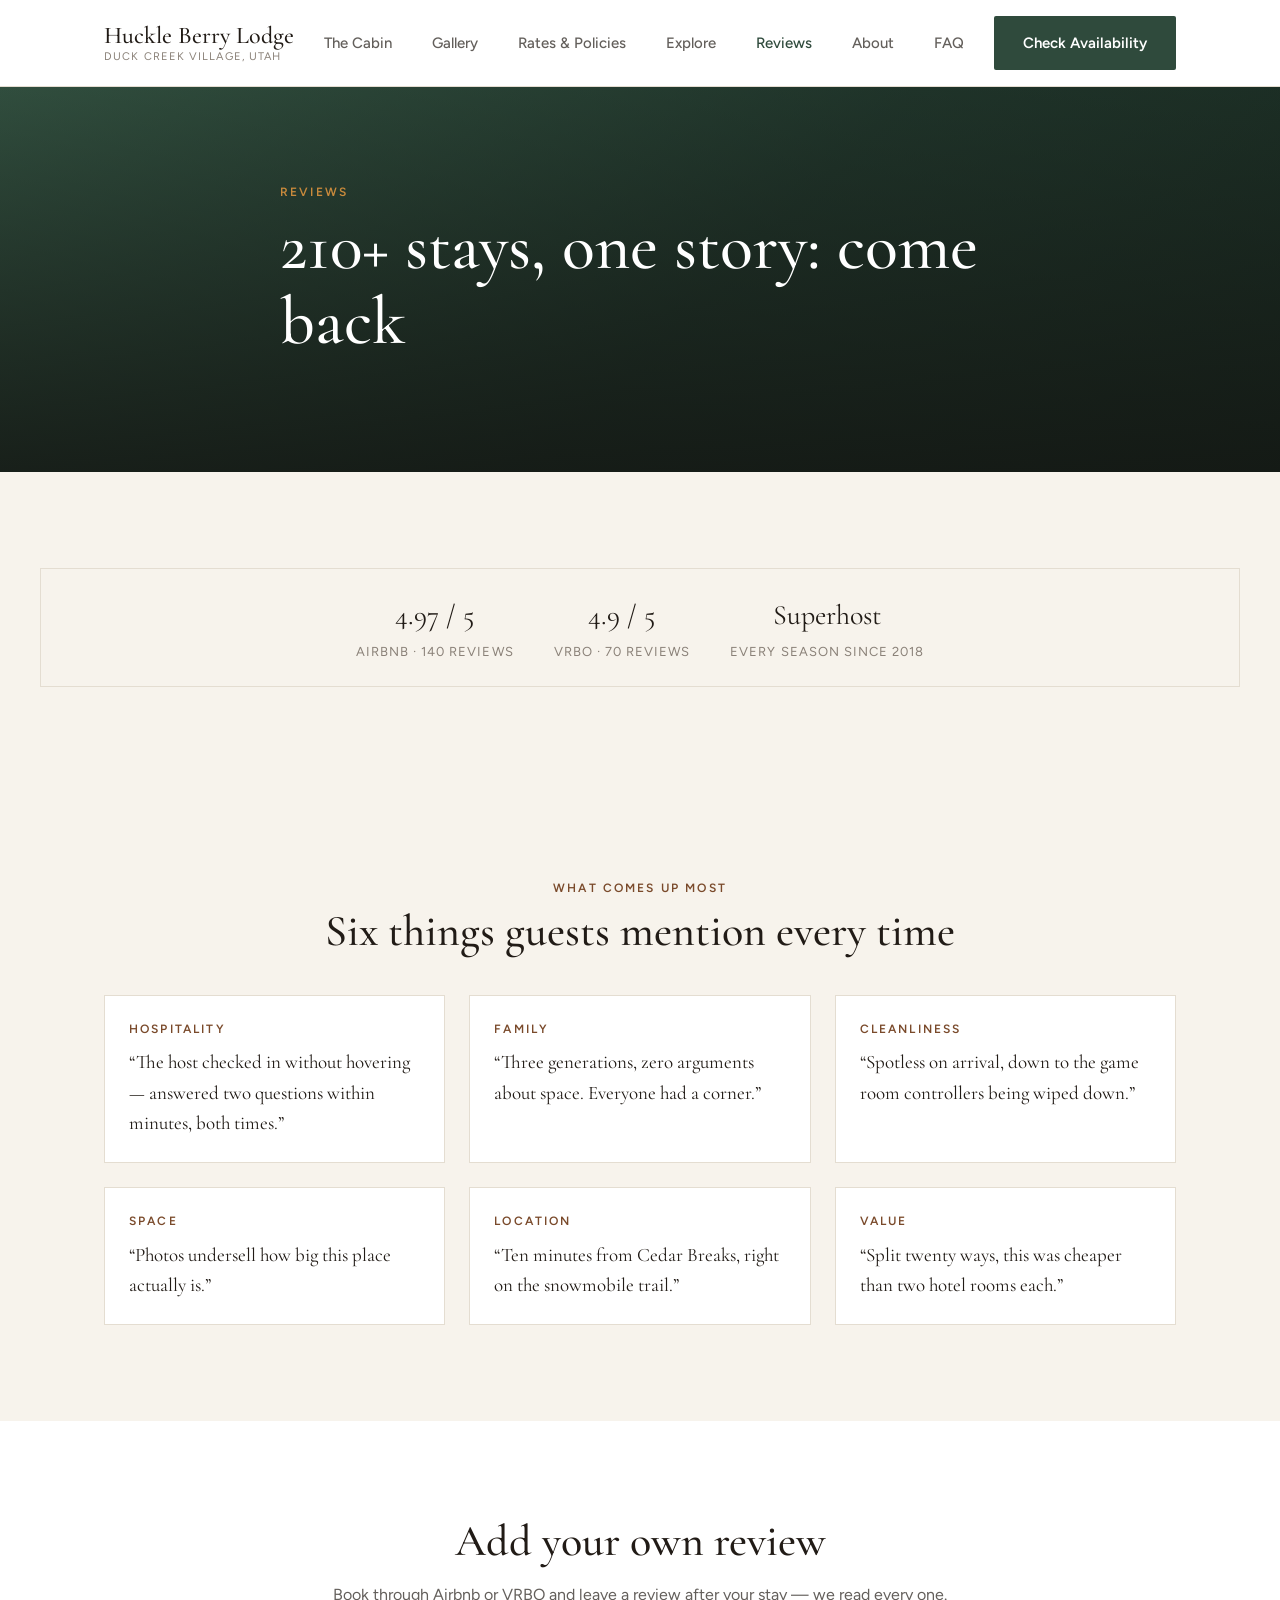
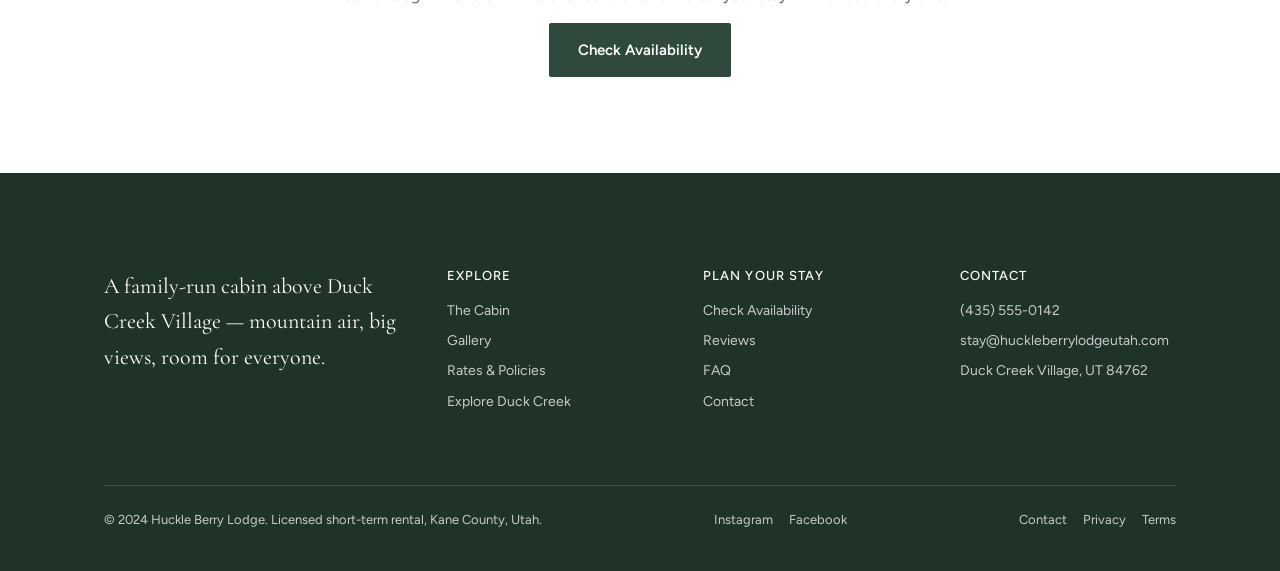
<file: reviews/index.html>
<!doctype html>
<html lang="en">
<head>
<meta charset="utf-8">
<meta name="viewport" content="width=device-width, initial-scale=1">
<title>Reviews | Huckle Berry Lodge</title>
<meta name="description" content="Guest reviews of Huckle Berry Lodge from Airbnb and VRBO, organized by hospitality, family fit, cleanliness, space, location, and value.">
<link rel="preconnect" href="https://fonts.googleapis.com">
<link rel="preconnect" href="https://fonts.gstatic.com" crossorigin>
<link href="https://fonts.googleapis.com/css2?family=Cormorant+Garamond:wght@500;600&family=Figtree:wght@400;500;600&display=swap" rel="stylesheet">
<link rel="stylesheet" href="../assets/css/styles.css">
</head>
<body class="has-sticky-bar">
<header class="site-header">
  <div class="wrap site-header__bar">
    <a href="../" class="wordmark">
      <span class="wordmark__name">Huckle Berry Lodge</span>
      <span class="wordmark__place">Duck Creek Village, Utah</span>
    </a>
    <nav class="site-nav" data-nav>
      <ul>
          <li><a href="../the-cabin/">The Cabin</a></li>
          <li><a href="../gallery/">Gallery</a></li>
          <li><a href="../rates/">Rates & Policies</a></li>
          <li><a href="../explore/">Explore</a></li>
          <li><a href="../reviews/" aria-current="page">Reviews</a></li>
          <li><a href="../about/">About</a></li>
          <li><a href="../faq/">FAQ</a></li>
      </ul>
    </nav>
    <div class="site-header__cta">
      <a href="../book/" class="btn btn--primary">Check Availability</a>
      <button class="hamburger" data-nav-toggle aria-label="Toggle menu" aria-expanded="false">
        <span></span>
      </button>
    </div>
  </div>
</header>
<main>
  <section class="page-hero hero" style="min-height:280px">
    <div class="wrap hero__content">
      <span class="eyebrow">Reviews</span>
      <h1>210+ stays, one story: come back</h1>
    </div>
  </section>

  <section class="section">
    <div class="wrap trust-strip" style="border:1px solid var(--line)">
      <div class="trust-strip__item">
        <span class="trust-strip__figure">4.97 / 5</span>
        <span class="trust-strip__label">Airbnb &middot; 140 reviews</span>
      </div>
      <div class="trust-strip__item">
        <span class="trust-strip__figure">4.9 / 5</span>
        <span class="trust-strip__label">VRBO &middot; 70 reviews</span>
      </div>
      <div class="trust-strip__item">
        <span class="trust-strip__figure">Superhost</span>
        <span class="trust-strip__label">Every season since 2018</span>
      </div>
    </div>
  </section>

  <section class="section">
    <div class="wrap">
      <div class="section-head">
        <span class="eyebrow">What comes up most</span>
        <h2>Six things guests mention every time</h2>
      </div>
      <div class="card-grid">
      <div class="card">
        <div class="card__body">
          <span class="eyebrow">Hospitality</span>
          <p style="font-family:var(--font-serif);font-size:19px;color:var(--ink)">“The host checked in without hovering — answered two questions within minutes, both times.”</p>
        </div>
      </div>

      <div class="card">
        <div class="card__body">
          <span class="eyebrow">Family</span>
          <p style="font-family:var(--font-serif);font-size:19px;color:var(--ink)">“Three generations, zero arguments about space. Everyone had a corner.”</p>
        </div>
      </div>

      <div class="card">
        <div class="card__body">
          <span class="eyebrow">Cleanliness</span>
          <p style="font-family:var(--font-serif);font-size:19px;color:var(--ink)">“Spotless on arrival, down to the game room controllers being wiped down.”</p>
        </div>
      </div>

      <div class="card">
        <div class="card__body">
          <span class="eyebrow">Space</span>
          <p style="font-family:var(--font-serif);font-size:19px;color:var(--ink)">“Photos undersell how big this place actually is.”</p>
        </div>
      </div>

      <div class="card">
        <div class="card__body">
          <span class="eyebrow">Location</span>
          <p style="font-family:var(--font-serif);font-size:19px;color:var(--ink)">“Ten minutes from Cedar Breaks, right on the snowmobile trail.”</p>
        </div>
      </div>

      <div class="card">
        <div class="card__body">
          <span class="eyebrow">Value</span>
          <p style="font-family:var(--font-serif);font-size:19px;color:var(--ink)">“Split twenty ways, this was cheaper than two hotel rooms each.”</p>
        </div>
      </div>

      </div>
    </div>
  </section>

  <section class="section section--alt center">
    <div class="wrap">
      <h2>Add your own review</h2>
      <p class="section-lede" style="margin-left:auto;margin-right:auto">Book through Airbnb or VRBO and leave a review after your stay &mdash; we read every one.</p>
      <a href="../book/" class="btn btn--primary">Check Availability</a>
    </div>
  </section>
</main>
<div class="sticky-book-bar">
  <a href="../book/" class="btn btn--primary btn--block">Check Availability</a>
</div>
<footer class="site-footer">
  <div class="wrap">
    <div class="footer-grid">
      <div>
        <p class="footer-tagline">A family-run cabin above Duck Creek Village — mountain air, big views, room for everyone.</p>
      </div>
      <div>
        <h4>Explore</h4>
        <ul>
        <li><a href="../the-cabin/">The Cabin</a></li>
        <li><a href="../gallery/">Gallery</a></li>
        <li><a href="../rates/">Rates & Policies</a></li>
        <li><a href="../explore/">Explore Duck Creek</a></li>
        </ul>
      </div>
      <div>
        <h4>Plan Your Stay</h4>
        <ul>
        <li><a href="../book/">Check Availability</a></li>
        <li><a href="../reviews/">Reviews</a></li>
        <li><a href="../faq/">FAQ</a></li>
        <li><a href="../contact/">Contact</a></li>
        </ul>
      </div>

      <div>
        <h4>Contact</h4>
        <ul>
          <li><a href="tel:+14355550142">(435) 555-0142</a></li>
          <li><a href="mailto:stay@huckleberrylodgeutah.com">stay@huckleberrylodgeutah.com</a></li>
          <li>Duck Creek Village, UT 84762</li>
        </ul>
      </div>
    </div>
    <div class="footer-bottom">
      <span>&copy; 2024 Huckle Berry Lodge. Licensed short-term rental, Kane County, Utah.</span>
      <div class="footer-socials">
        <a href="#" aria-label="Instagram">Instagram</a>
        <a href="#" aria-label="Facebook">Facebook</a>
      </div>
      <div class="footer-legal">
        <a href="../contact/">Contact</a>
        <a href="#">Privacy</a>
        <a href="#">Terms</a>
      </div>
    </div>
  </div>
</footer>
<script src="../assets/js/main.js"></script>
</body>
</html>
</file>
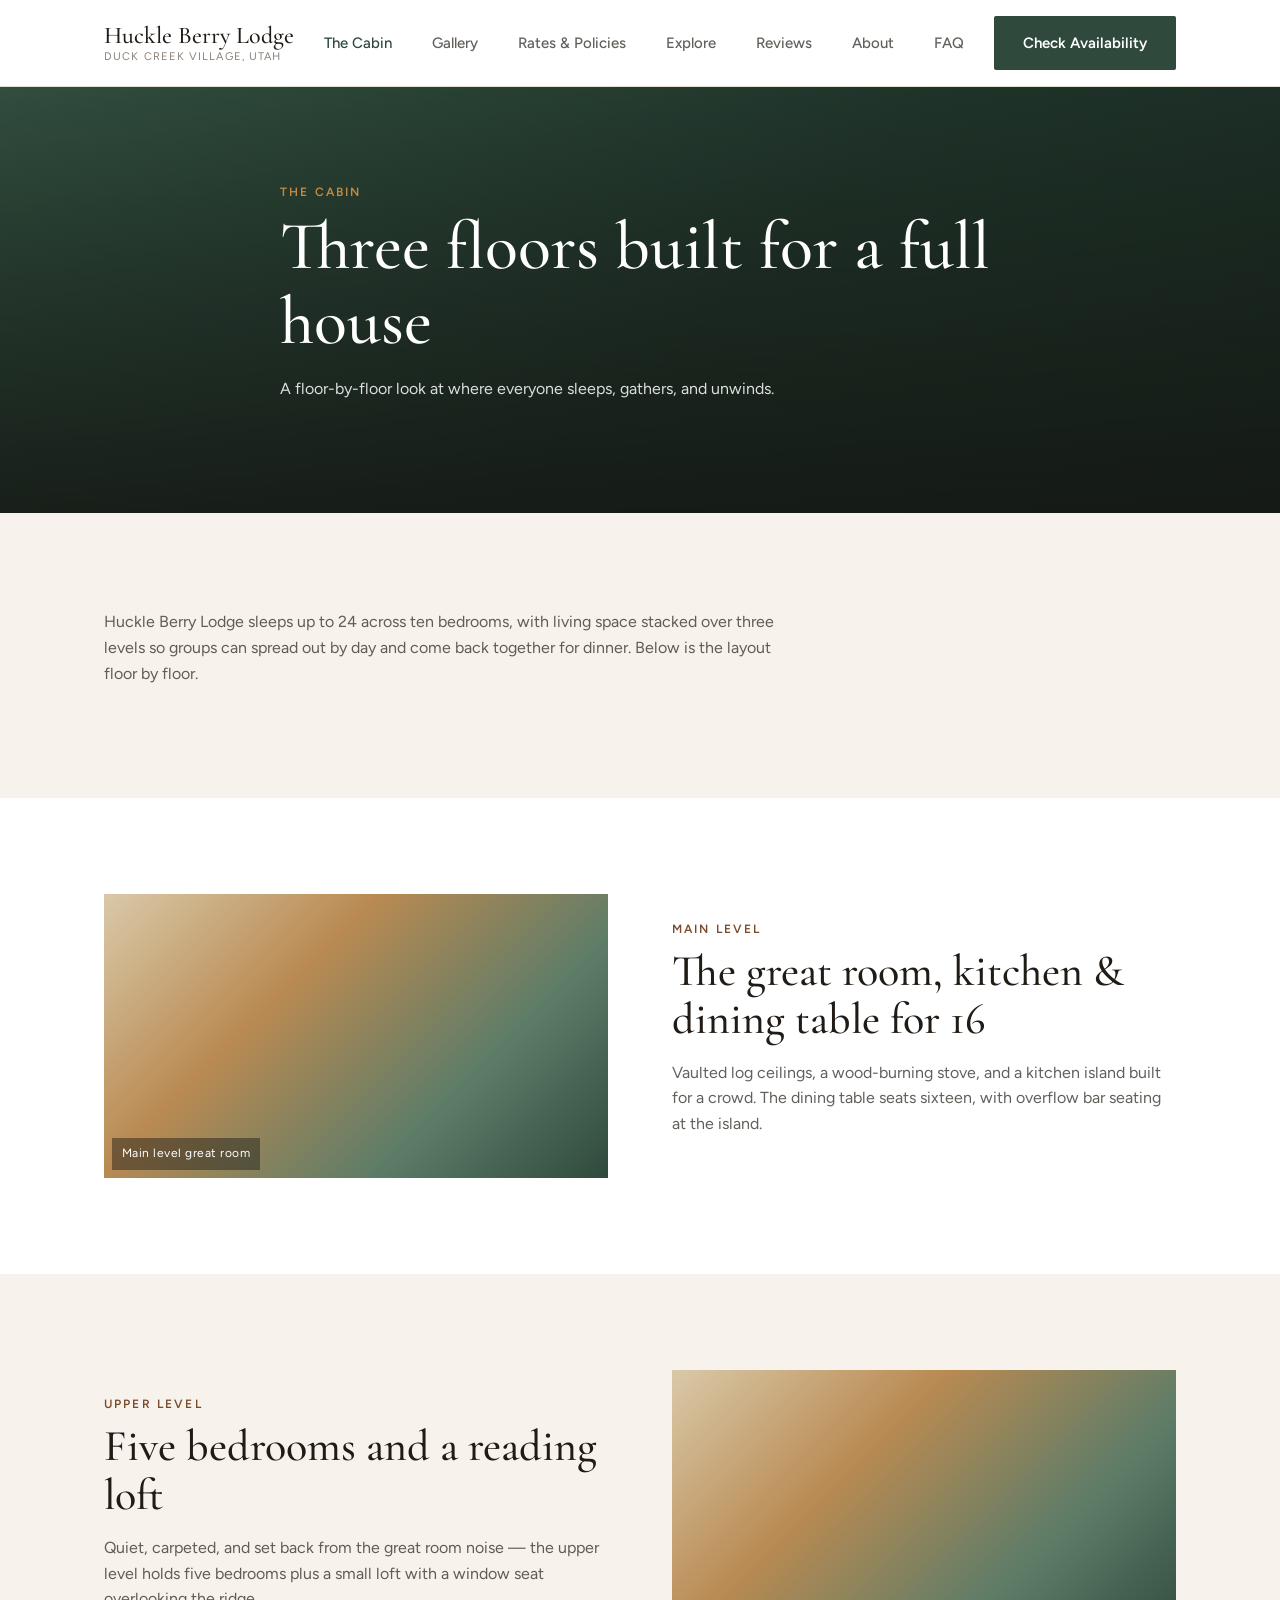
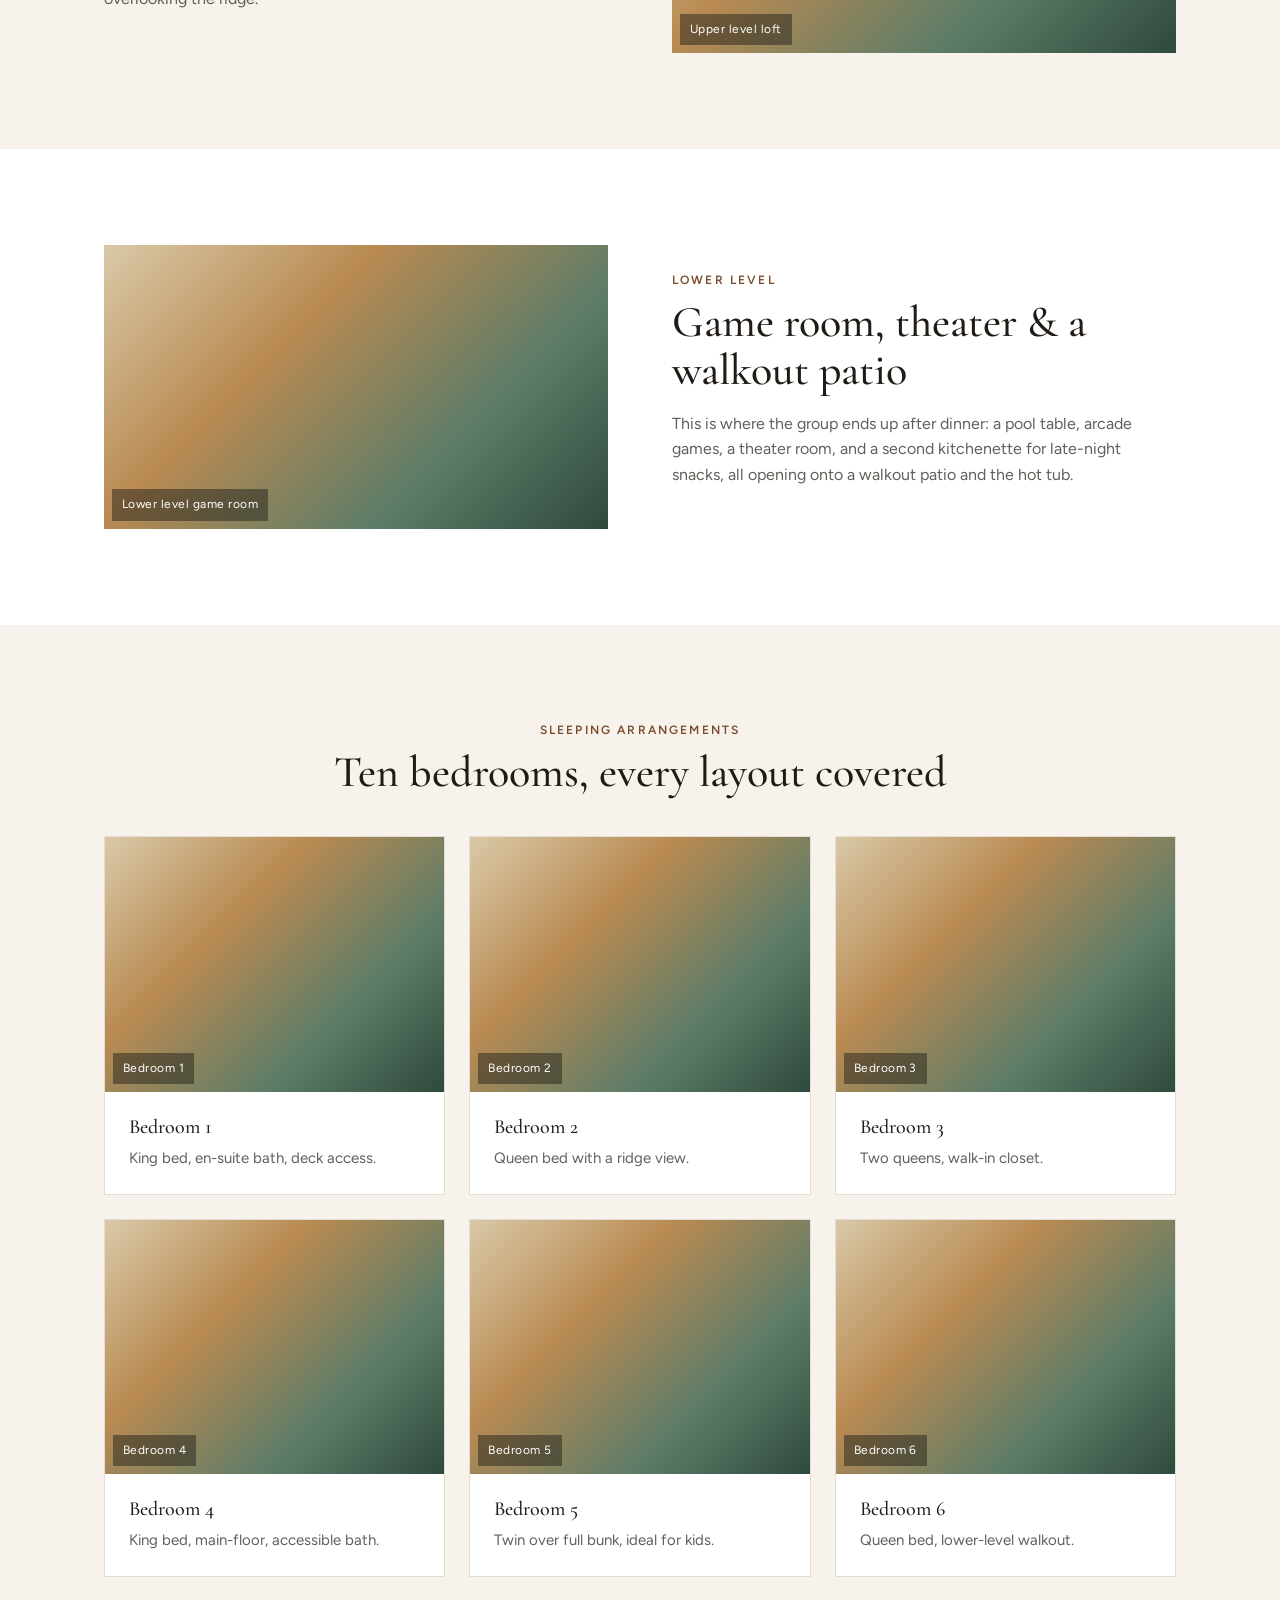
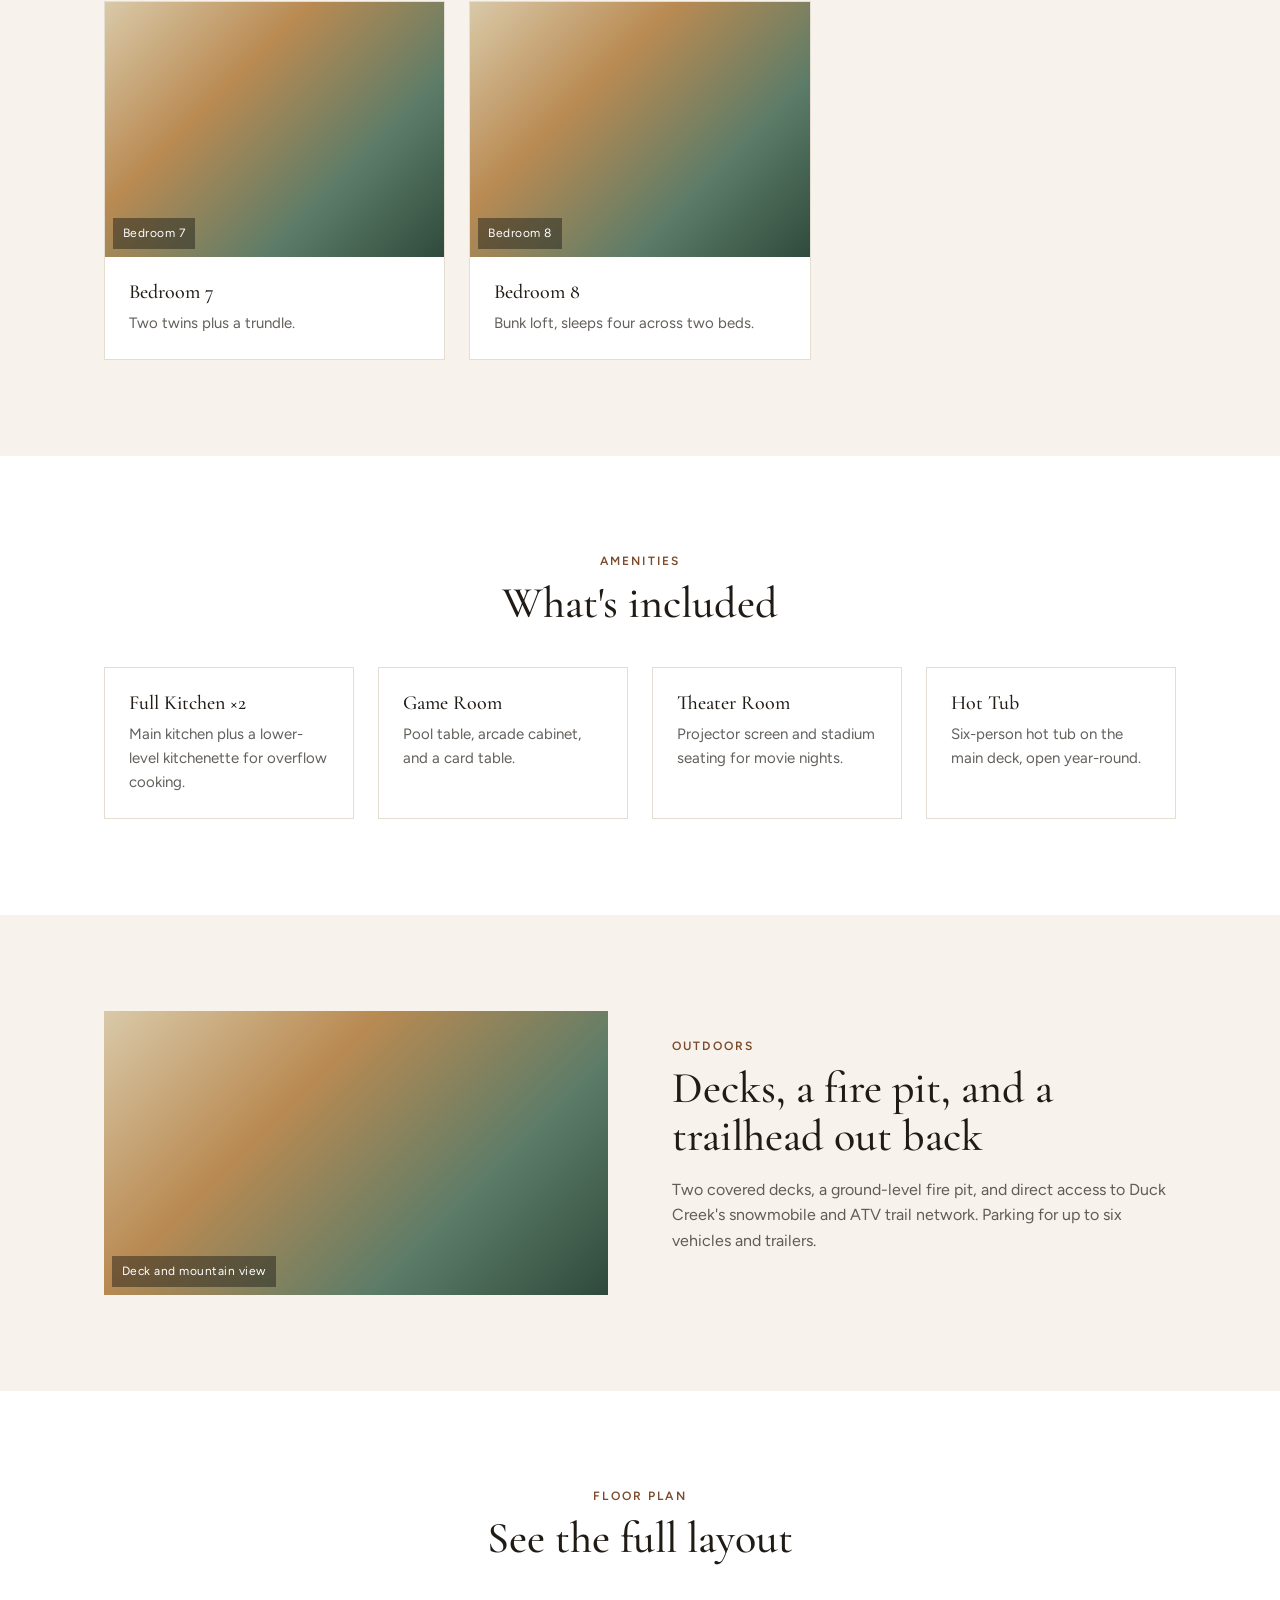
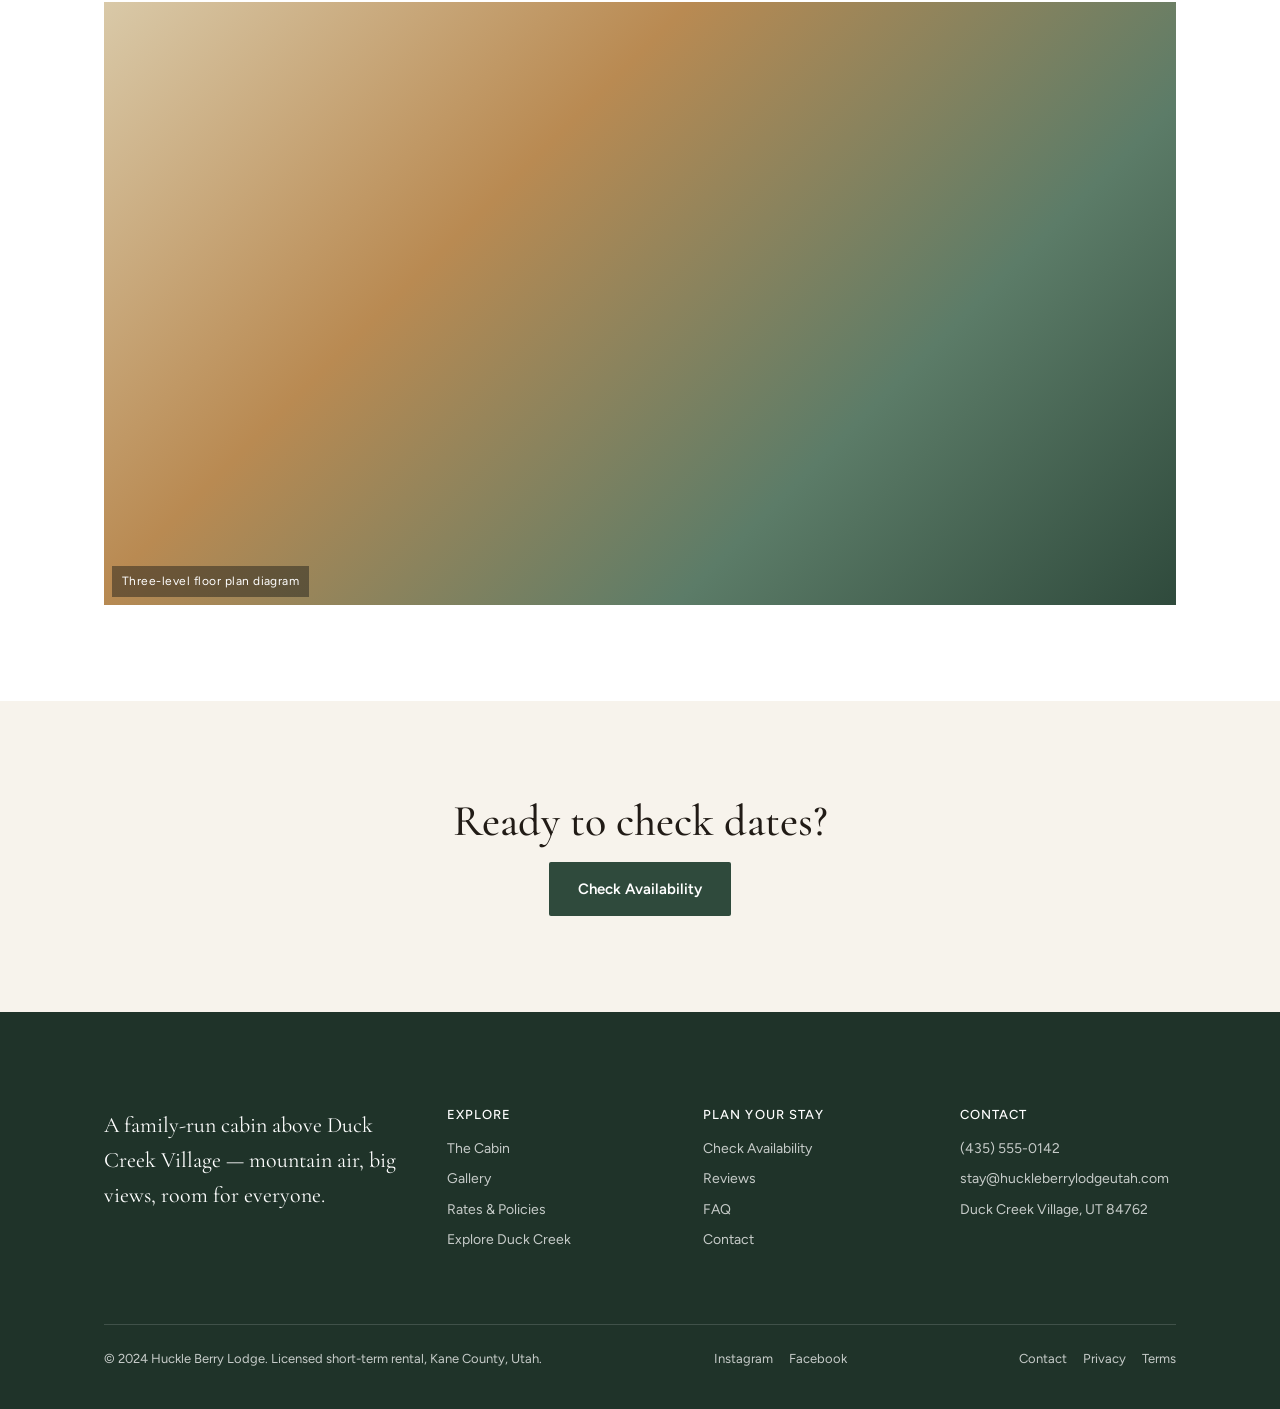
<file: the-cabin/index.html>
<!doctype html>
<html lang="en">
<head>
<meta charset="utf-8">
<meta name="viewport" content="width=device-width, initial-scale=1">
<title>The Cabin | Huckle Berry Lodge</title>
<meta name="description" content="A floor-by-floor look at Huckle Berry Lodge's ten bedrooms, game room, and decks.">
<link rel="preconnect" href="https://fonts.googleapis.com">
<link rel="preconnect" href="https://fonts.gstatic.com" crossorigin>
<link href="https://fonts.googleapis.com/css2?family=Cormorant+Garamond:wght@500;600&family=Figtree:wght@400;500;600&display=swap" rel="stylesheet">
<link rel="stylesheet" href="../assets/css/styles.css">
</head>
<body class="has-sticky-bar">
<header class="site-header">
  <div class="wrap site-header__bar">
    <a href="../" class="wordmark">
      <span class="wordmark__name">Huckle Berry Lodge</span>
      <span class="wordmark__place">Duck Creek Village, Utah</span>
    </a>
    <nav class="site-nav" data-nav>
      <ul>
          <li><a href="../the-cabin/" aria-current="page">The Cabin</a></li>
          <li><a href="../gallery/">Gallery</a></li>
          <li><a href="../rates/">Rates & Policies</a></li>
          <li><a href="../explore/">Explore</a></li>
          <li><a href="../reviews/">Reviews</a></li>
          <li><a href="../about/">About</a></li>
          <li><a href="../faq/">FAQ</a></li>
      </ul>
    </nav>
    <div class="site-header__cta">
      <a href="../book/" class="btn btn--primary">Check Availability</a>
      <button class="hamburger" data-nav-toggle aria-label="Toggle menu" aria-expanded="false">
        <span></span>
      </button>
    </div>
  </div>
</header>
<main>
  <section class="page-hero hero">
    <div class="wrap hero__content">
      <span class="eyebrow">The Cabin</span>
      <h1>Three floors built for a full house</h1>
      <p>A floor-by-floor look at where everyone sleeps, gathers, and unwinds.</p>
    </div>
  </section>

  <section class="section">
    <div class="wrap">
      <p class="section-lede">Huckle Berry Lodge sleeps up to 24 across ten bedrooms, with living space stacked over three levels so groups can spread out by day and come back together for dinner. Below is the layout floor by floor.</p>
    </div>
  </section>

  <section class="section section--alt">
    <div class="wrap two-col">
      <div class="placeholder-photo placeholder-photo--wide"><span class="placeholder-photo__caption">Main level great room</span></div>
      <div>
        <span class="eyebrow">Main Level</span>
        <h2>The great room, kitchen &amp; dining table for 16</h2>
        <p>Vaulted log ceilings, a wood-burning stove, and a kitchen island built for a crowd. The dining table seats sixteen, with overflow bar seating at the island.</p>
      </div>
    </div>
  </section>

  <section class="section">
    <div class="wrap two-col">
      <div>
        <span class="eyebrow">Upper Level</span>
        <h2>Five bedrooms and a reading loft</h2>
        <p>Quiet, carpeted, and set back from the great room noise &mdash; the upper level holds five bedrooms plus a small loft with a window seat overlooking the ridge.</p>
      </div>
      <div class="placeholder-photo placeholder-photo--wide"><span class="placeholder-photo__caption">Upper level loft</span></div>
    </div>
  </section>

  <section class="section section--alt">
    <div class="wrap two-col">
      <div class="placeholder-photo placeholder-photo--wide"><span class="placeholder-photo__caption">Lower level game room</span></div>
      <div>
        <span class="eyebrow">Lower Level</span>
        <h2>Game room, theater &amp; a walkout patio</h2>
        <p>This is where the group ends up after dinner: a pool table, arcade games, a theater room, and a second kitchenette for late-night snacks, all opening onto a walkout patio and the hot tub.</p>
      </div>
    </div>
  </section>

  <section class="section">
    <div class="wrap">
      <div class="section-head">
        <span class="eyebrow">Sleeping Arrangements</span>
        <h2>Ten bedrooms, every layout covered</h2>
      </div>
      <div class="card-grid">
      <div class="card">
        <div class="placeholder-photo"><span class="placeholder-photo__caption">Bedroom 1</span></div>
        <div class="card__body">
          <h3>Bedroom 1</h3>
          <p>King bed, en-suite bath, deck access.</p>
        </div>
      </div>

      <div class="card">
        <div class="placeholder-photo"><span class="placeholder-photo__caption">Bedroom 2</span></div>
        <div class="card__body">
          <h3>Bedroom 2</h3>
          <p>Queen bed with a ridge view.</p>
        </div>
      </div>

      <div class="card">
        <div class="placeholder-photo"><span class="placeholder-photo__caption">Bedroom 3</span></div>
        <div class="card__body">
          <h3>Bedroom 3</h3>
          <p>Two queens, walk-in closet.</p>
        </div>
      </div>

      <div class="card">
        <div class="placeholder-photo"><span class="placeholder-photo__caption">Bedroom 4</span></div>
        <div class="card__body">
          <h3>Bedroom 4</h3>
          <p>King bed, main-floor, accessible bath.</p>
        </div>
      </div>

      <div class="card">
        <div class="placeholder-photo"><span class="placeholder-photo__caption">Bedroom 5</span></div>
        <div class="card__body">
          <h3>Bedroom 5</h3>
          <p>Twin over full bunk, ideal for kids.</p>
        </div>
      </div>

      <div class="card">
        <div class="placeholder-photo"><span class="placeholder-photo__caption">Bedroom 6</span></div>
        <div class="card__body">
          <h3>Bedroom 6</h3>
          <p>Queen bed, lower-level walkout.</p>
        </div>
      </div>

      <div class="card">
        <div class="placeholder-photo"><span class="placeholder-photo__caption">Bedroom 7</span></div>
        <div class="card__body">
          <h3>Bedroom 7</h3>
          <p>Two twins plus a trundle.</p>
        </div>
      </div>

      <div class="card">
        <div class="placeholder-photo"><span class="placeholder-photo__caption">Bedroom 8</span></div>
        <div class="card__body">
          <h3>Bedroom 8</h3>
          <p>Bunk loft, sleeps four across two beds.</p>
        </div>
      </div>

      </div>
    </div>
  </section>

  <section class="section section--alt">
    <div class="wrap">
      <div class="section-head">
        <span class="eyebrow">Amenities</span>
        <h2>What's included</h2>
      </div>
      <div class="card-grid card-grid--4">
      <div class="card">
        <div class="card__body">
          <h3>Full Kitchen ×2</h3>
          <p>Main kitchen plus a lower-level kitchenette for overflow cooking.</p>
        </div>
      </div>

      <div class="card">
        <div class="card__body">
          <h3>Game Room</h3>
          <p>Pool table, arcade cabinet, and a card table.</p>
        </div>
      </div>

      <div class="card">
        <div class="card__body">
          <h3>Theater Room</h3>
          <p>Projector screen and stadium seating for movie nights.</p>
        </div>
      </div>

      <div class="card">
        <div class="card__body">
          <h3>Hot Tub</h3>
          <p>Six-person hot tub on the main deck, open year-round.</p>
        </div>
      </div>

      </div>
    </div>
  </section>

  <section class="section">
    <div class="wrap two-col">
      <div class="placeholder-photo placeholder-photo--wide"><span class="placeholder-photo__caption">Deck and mountain view</span></div>
      <div>
        <span class="eyebrow">Outdoors</span>
        <h2>Decks, a fire pit, and a trailhead out back</h2>
        <p>Two covered decks, a ground-level fire pit, and direct access to Duck Creek's snowmobile and ATV trail network. Parking for up to six vehicles and trailers.</p>
      </div>
    </div>
  </section>

  <section class="section section--alt">
    <div class="wrap">
      <div class="section-head">
        <span class="eyebrow">Floor Plan</span>
        <h2>See the full layout</h2>
      </div>
      <div class="placeholder-photo placeholder-photo--wide"><span class="placeholder-photo__caption">Three-level floor plan diagram</span></div>
    </div>
  </section>

  <section class="section">
    <div class="wrap center">
      <h2>Ready to check dates?</h2>
      <a href="../book/" class="btn btn--primary">Check Availability</a>
    </div>
  </section>
</main>
<div class="sticky-book-bar">
  <a href="../book/" class="btn btn--primary btn--block">Check Availability</a>
</div>
<footer class="site-footer">
  <div class="wrap">
    <div class="footer-grid">
      <div>
        <p class="footer-tagline">A family-run cabin above Duck Creek Village — mountain air, big views, room for everyone.</p>
      </div>
      <div>
        <h4>Explore</h4>
        <ul>
        <li><a href="../the-cabin/">The Cabin</a></li>
        <li><a href="../gallery/">Gallery</a></li>
        <li><a href="../rates/">Rates & Policies</a></li>
        <li><a href="../explore/">Explore Duck Creek</a></li>
        </ul>
      </div>
      <div>
        <h4>Plan Your Stay</h4>
        <ul>
        <li><a href="../book/">Check Availability</a></li>
        <li><a href="../reviews/">Reviews</a></li>
        <li><a href="../faq/">FAQ</a></li>
        <li><a href="../contact/">Contact</a></li>
        </ul>
      </div>

      <div>
        <h4>Contact</h4>
        <ul>
          <li><a href="tel:+14355550142">(435) 555-0142</a></li>
          <li><a href="mailto:stay@huckleberrylodgeutah.com">stay@huckleberrylodgeutah.com</a></li>
          <li>Duck Creek Village, UT 84762</li>
        </ul>
      </div>
    </div>
    <div class="footer-bottom">
      <span>&copy; 2024 Huckle Berry Lodge. Licensed short-term rental, Kane County, Utah.</span>
      <div class="footer-socials">
        <a href="#" aria-label="Instagram">Instagram</a>
        <a href="#" aria-label="Facebook">Facebook</a>
      </div>
      <div class="footer-legal">
        <a href="../contact/">Contact</a>
        <a href="#">Privacy</a>
        <a href="#">Terms</a>
      </div>
    </div>
  </div>
</footer>
<script src="../assets/js/main.js"></script>
</body>
</html>
</file>
<file: assets/css/styles.css>
/* ==========================================================================
   Huckle Berry Lodge — "Warm Alpine" design system
   Shared design-token stylesheet for every page of the coded site.
   ========================================================================== */

/* ---- Design tokens -------------------------------------------------- */
:root {
  /* Color */
  --bone: #f7f3ec;
  --paper: #ffffff;
  --ink: #211b16;
  --ink-70: rgba(33, 27, 22, 0.7);
  --pine: #2f4a3c;
  --pine-deep: #1f3329;
  --walnut: #7a4a2b;
  --aspen: #c98a3c;
  --aspen-tint: #f5e6d0;
  --stone: #8a8178;
  --line: #e4ddd1;

  /* Type */
  --font-serif: "Cormorant Garamond", Georgia, "Times New Roman", serif;
  --font-sans: "Figtree", -apple-system, BlinkMacSystemFont, "Segoe UI", sans-serif;

  /* Spacing scale */
  --sp-1: 8px;
  --sp-2: 16px;
  --sp-3: 24px;
  --sp-4: 40px;
  --sp-5: 64px;
  --sp-6: 96px;

  /* Shape */
  --radius-sm: 2px;
  --radius-0: 0;

  /* Layout */
  --content-max: 1200px;
  --measure: 68ch;
  --gutter: 64px;
}

@media (max-width: 720px) {
  :root {
    --gutter: 20px;
  }
}

/* ---- Reset ------------------------------------------------------------ */
*,
*::before,
*::after { box-sizing: border-box; }

html { scroll-behavior: smooth; }

body {
  margin: 0;
  background: var(--bone);
  color: var(--ink-70);
  font-family: var(--font-sans);
  font-weight: 400;
  font-size: 16px;
  line-height: 1.6;
  -webkit-font-smoothing: antialiased;
}

img { max-width: 100%; display: block; }

a { color: inherit; text-decoration: none; }

ul { margin: 0; padding: 0; list-style: none; }

button { font-family: inherit; cursor: pointer; }

input, textarea, select {
  font-family: inherit;
  font-size: 16px;
}

/* ---- Type ------------------------------------------------------------- */
h1, h2, h3, h4 {
  font-family: var(--font-serif);
  font-weight: 500;
  color: var(--ink);
  margin: 0 0 var(--sp-2);
  line-height: 1.1;
}

h1 { font-size: 68px; }
h2 { font-size: 44px; }
h3 { font-size: 26px; }

@media (max-width: 720px) {
  h1 { font-size: 40px; }
  h2 { font-size: 32px; }
  h3 { font-size: 22px; }
}

p { margin: 0 0 var(--sp-2); max-width: var(--measure); }

.eyebrow {
  display: block;
  font-family: var(--font-sans);
  font-size: 12px;
  font-weight: 600;
  text-transform: uppercase;
  letter-spacing: 0.18em;
  color: var(--walnut);
  margin-bottom: var(--sp-1);
}

.section-lede { color: var(--ink-70); max-width: var(--measure); }

/* ---- Layout helpers ----------------------------------------------------*/
.wrap {
  max-width: var(--content-max);
  margin: 0 auto;
  padding-left: var(--gutter);
  padding-right: var(--gutter);
}

.section {
  padding-top: var(--sp-6);
  padding-bottom: var(--sp-6);
}

@media (max-width: 720px) {
  .section { padding-top: 56px; padding-bottom: 56px; }
}

.section--alt { background: var(--paper); }
.section--pine { background: var(--pine); color: rgba(255,255,255,0.85); }
.section--pine h2, .section--pine h3 { color: #fff; }

.section-head { max-width: 720px; margin: 0 auto var(--sp-4); text-align: center; }
.section-head.align-left { margin-left: 0; text-align: left; }

.two-col {
  display: grid;
  grid-template-columns: 1fr 1fr;
  gap: var(--sp-5);
  align-items: center;
}

@media (max-width: 900px) {
  .two-col { grid-template-columns: 1fr; gap: var(--sp-3); }
}

/* ---- Buttons ------------------------------------------------------------*/
.btn {
  display: inline-flex;
  align-items: center;
  justify-content: center;
  min-height: 44px;
  padding: 14px 28px;
  border-radius: var(--radius-sm);
  font-family: var(--font-sans);
  font-weight: 600;
  font-size: 15px;
  border: 1px solid transparent;
  transition: background-color 0.15s ease, color 0.15s ease, border-color 0.15s ease;
  white-space: nowrap;
}

.btn--primary { background: var(--pine); color: #fff; min-height: 52px; }
.btn--primary:hover { background: var(--pine-deep); }

.btn--outline { background: transparent; border-color: var(--pine); color: var(--pine); min-height: 48px; }
.btn--outline:hover { background: var(--pine); color: #fff; }

.btn--dark-outline { background: transparent; border-color: rgba(255,255,255,0.6); color: #fff; min-height: 48px; }
.btn--dark-outline:hover { background: #fff; color: var(--pine-deep); border-color: #fff; }

.btn--block { width: 100%; }

/* ---- Header ---------------------------------------------------------- */
.site-header {
  position: sticky;
  top: 0;
  z-index: 40;
  background: var(--paper);
  border-bottom: 1px solid var(--line);
}

.site-header__bar {
  display: flex;
  align-items: center;
  justify-content: space-between;
  gap: var(--sp-3);
  padding-top: var(--sp-2);
  padding-bottom: var(--sp-2);
}

.wordmark { display: flex; flex-direction: column; line-height: 1.1; }
.wordmark__name {
  font-family: var(--font-serif);
  font-weight: 500;
  font-size: 24px;
  color: var(--ink);
}
.wordmark__place {
  font-size: 11px;
  letter-spacing: 0.1em;
  text-transform: uppercase;
  color: var(--stone);
  margin-top: 2px;
}

.site-nav { display: flex; }
.site-nav ul { display: flex; gap: var(--sp-4); }
.site-nav a {
  font-weight: 500;
  font-size: 15px;
  color: var(--ink-70);
  min-height: 44px;
  display: inline-flex;
  align-items: center;
}
.site-nav a:hover, .site-nav a[aria-current="page"] { color: var(--pine); }

.site-header__cta { display: flex; align-items: center; gap: var(--sp-2); }

.hamburger {
  display: none;
  width: 44px;
  height: 44px;
  border: 1px solid var(--line);
  background: var(--paper);
  border-radius: var(--radius-sm);
  align-items: center;
  justify-content: center;
}
.hamburger span,
.hamburger span::before,
.hamburger span::after {
  content: "";
  display: block;
  width: 20px;
  height: 2px;
  background: var(--ink);
  position: relative;
}
.hamburger span::before { position: absolute; top: -6px; }
.hamburger span::after { position: absolute; top: 6px; }

@media (max-width: 900px) {
  .site-nav { display: none; }
  .hamburger { display: inline-flex; }
  .site-header__cta .btn--primary { display: none; }

  .site-nav.is-open {
    display: block;
    position: absolute;
    top: 100%;
    left: 0;
    right: 0;
    background: var(--paper);
    border-bottom: 1px solid var(--line);
    padding: var(--sp-2) var(--gutter) var(--sp-3);
  }
  .site-nav.is-open ul { flex-direction: column; gap: 0; }
  .site-nav.is-open li { border-bottom: 1px solid var(--line); }
  .site-nav.is-open a { width: 100%; }
}

/* ---- Mobile sticky booking bar ---------------------------------------- */
.sticky-book-bar {
  display: none;
}

@media (max-width: 900px) {
  .sticky-book-bar {
    display: flex;
    position: fixed;
    left: 0;
    right: 0;
    bottom: 0;
    z-index: 50;
    padding: var(--sp-2) var(--gutter);
    background: var(--paper);
    box-shadow: 0 -6px 20px rgba(33, 27, 22, 0.12);
  }
  body.hide-sticky-bar .sticky-book-bar { display: none; }
  body.has-sticky-bar { padding-bottom: 84px; }
}

/* ---- Hero -------------------------------------------------------------- */
.hero {
  position: relative;
  min-height: 640px;
  display: flex;
  align-items: flex-end;
  color: #fff;
  background: linear-gradient(180deg, rgba(31, 51, 41, 0.35) 0%, rgba(20, 24, 20, 0.85) 100%),
    linear-gradient(135deg, #3a5c49 0%, #1f3329 55%, #16241c 100%);
}

.hero__content { padding: var(--sp-6) 0; max-width: 720px; }
.hero h1 { color: #fff; }
.hero .eyebrow { color: var(--aspen); }
.hero p { color: rgba(255,255,255,0.85); }
.hero__ctas { display: flex; gap: var(--sp-2); flex-wrap: wrap; margin-top: var(--sp-3); }

.page-hero {
  min-height: 360px;
}

/* ---- Trust strip -------------------------------------------------------*/
.trust-strip {
  display: flex;
  flex-wrap: wrap;
  gap: var(--sp-4);
  align-items: center;
  justify-content: center;
  padding: var(--sp-3) 0;
  border-bottom: 1px solid var(--line);
  border-top: 1px solid var(--line);
  text-align: center;
}
.trust-strip__item { display: flex; flex-direction: column; align-items: center; gap: 4px; }
.trust-strip__figure { font-family: var(--font-serif); font-size: 28px; color: var(--ink); }
.trust-strip__label { font-size: 13px; color: var(--stone); text-transform: uppercase; letter-spacing: 0.08em; }

/* ---- Card grid ---------------------------------------------------------*/
.card-grid {
  display: grid;
  grid-template-columns: repeat(3, 1fr);
  gap: var(--sp-3);
}
.card-grid--2 { grid-template-columns: repeat(2, 1fr); }
.card-grid--4 { grid-template-columns: repeat(4, 1fr); }

@media (max-width: 900px) {
  .card-grid, .card-grid--4 { grid-template-columns: repeat(2, 1fr); }
}
@media (max-width: 560px) {
  .card-grid, .card-grid--2, .card-grid--4 { grid-template-columns: 1fr; }
}

.card {
  background: var(--paper);
  border: 1px solid var(--line);
  border-radius: var(--radius-0);
  overflow: hidden;
  display: flex;
  flex-direction: column;
}
.card__body { padding: var(--sp-3); }
.card h3 { font-size: 20px; margin-bottom: var(--sp-1); }
.card p { font-size: 15px; margin-bottom: 0; }

/* ---- Placeholder photo --------------------------------------------------*/
.placeholder-photo {
  position: relative;
  width: 100%;
  aspect-ratio: 4 / 3;
  border-radius: var(--radius-0);
  background: linear-gradient(135deg, #d9c9a8 0%, #b98a52 35%, #5c7c68 70%, #2f4a3c 100%);
  display: flex;
  align-items: flex-end;
  overflow: hidden;
}
.placeholder-photo--wide { aspect-ratio: 16 / 9; }
.placeholder-photo--square { aspect-ratio: 1 / 1; }
.placeholder-photo--portrait { aspect-ratio: 3 / 4; }
.placeholder-photo--circle {
  aspect-ratio: 1 / 1;
  border-radius: 50%;
  max-width: 220px;
}
.placeholder-photo__caption {
  font-size: 12px;
  color: #fff;
  background: rgba(20, 24, 20, 0.45);
  padding: 6px 10px;
  margin: var(--sp-1);
  letter-spacing: 0.04em;
}

/* ---- Dark quote / review band ------------------------------------------*/
.quote-band { }
.quote-grid {
  display: grid;
  grid-template-columns: repeat(3, 1fr);
  gap: var(--sp-4);
}
@media (max-width: 900px) { .quote-grid { grid-template-columns: 1fr; } }
.quote-card { }
.quote-card blockquote {
  font-family: var(--font-serif);
  font-size: 22px;
  color: #fff;
  margin: 0 0 var(--sp-2);
}
.quote-card cite {
  font-style: normal;
  font-size: 13px;
  letter-spacing: 0.06em;
  text-transform: uppercase;
  color: var(--aspen);
}

/* ---- Seasonal banner -----------------------------------------------------*/
.seasonal-banner {
  background: var(--aspen-tint);
  border: 1px solid var(--line);
  padding: var(--sp-3) var(--sp-4);
  display: flex;
  align-items: center;
  justify-content: space-between;
  gap: var(--sp-3);
  flex-wrap: wrap;
}
.seasonal-banner h3 { margin-bottom: 4px; }
.seasonal-banner p { margin-bottom: 0; }

/* ---- Host strip ----------------------------------------------------------*/
.host-strip {
  display: flex;
  align-items: center;
  gap: var(--sp-3);
  flex-wrap: wrap;
}

/* ---- FAQ accordion ---------------------------------------------------- */
.accordion { border-top: 1px solid var(--line); }
.accordion-item { border-bottom: 1px solid var(--line); }
.accordion-item__q {
  width: 100%;
  background: transparent;
  border: none;
  text-align: left;
  display: flex;
  align-items: center;
  justify-content: space-between;
  gap: var(--sp-2);
  padding: var(--sp-3) 0;
  font-family: var(--font-serif);
  font-size: 20px;
  color: var(--ink);
  min-height: 44px;
}
.accordion-item__icon {
  flex: none;
  width: 20px;
  height: 20px;
  position: relative;
}
.accordion-item__icon::before, .accordion-item__icon::after {
  content: "";
  position: absolute;
  background: var(--pine);
  top: 50%; left: 50%;
  transform: translate(-50%, -50%);
}
.accordion-item__icon::before { width: 14px; height: 2px; }
.accordion-item__icon::after { width: 2px; height: 14px; transition: transform 0.15s ease; }
.accordion-item.is-open .accordion-item__icon::after { transform: translate(-50%, -50%) rotate(90deg) scaleY(0); }

.accordion-item__a {
  max-height: 0;
  overflow: hidden;
  transition: max-height 0.2s ease;
}
.accordion-item.is-open .accordion-item__a { max-height: 480px; }
.accordion-item__a-inner { padding-bottom: var(--sp-3); }

/* ---- Gallery filter chips + masonry -------------------------------------*/
.filter-chips {
  display: flex;
  flex-wrap: wrap;
  gap: var(--sp-1);
  margin-bottom: var(--sp-4);
}
.filter-chip {
  min-height: 44px;
  padding: 10px 18px;
  border-radius: var(--radius-sm);
  border: 1px solid var(--line);
  background: var(--paper);
  font-size: 14px;
  font-weight: 500;
  color: var(--ink-70);
}
.filter-chip.is-active { background: var(--pine); border-color: var(--pine); color: #fff; }

.masonry-grid {
  columns: 3 260px;
  column-gap: var(--sp-2);
}
.masonry-grid .placeholder-photo { margin-bottom: var(--sp-2); break-inside: avoid; }
.masonry-grid[data-filtered] .gallery-item[hidden] { display: none; }
@media (max-width: 720px) { .masonry-grid { columns: 2 160px; } }

/* ---- Rates table + pay example -------------------------------------------*/
.rates-table {
  width: 100%;
  border-collapse: collapse;
  background: var(--paper);
}
.rates-table th, .rates-table td {
  text-align: left;
  padding: var(--sp-2);
  border-bottom: 1px solid var(--line);
  font-size: 15px;
}
.rates-table th {
  font-family: var(--font-sans);
  font-size: 12px;
  text-transform: uppercase;
  letter-spacing: 0.08em;
  color: var(--stone);
}
.rates-table-wrap { overflow-x: auto; }

.pay-example {
  background: var(--paper);
  border: 1px solid var(--line);
  padding: var(--sp-3);
}
.pay-example__row {
  display: flex;
  justify-content: space-between;
  padding: var(--sp-1) 0;
  border-bottom: 1px solid var(--line);
  font-size: 15px;
}
.pay-example__row:last-child { border-bottom: none; font-weight: 600; color: var(--ink); }

/* ---- Forms ---------------------------------------------------------------*/
.form-grid {
  display: grid;
  grid-template-columns: 1fr 1fr;
  gap: var(--sp-2);
}
.form-grid .form-field--full { grid-column: 1 / -1; }
@media (max-width: 640px) { .form-grid { grid-template-columns: 1fr; } }

.form-field { display: flex; flex-direction: column; gap: 6px; }
.form-field label {
  font-size: 13px;
  font-weight: 600;
  color: var(--ink);
}
.form-field input, .form-field select, .form-field textarea {
  min-height: 44px;
  padding: 10px 14px;
  border: 1px solid var(--line);
  border-radius: var(--radius-sm);
  background: var(--paper);
  color: var(--ink);
}
.form-field textarea { min-height: 120px; resize: vertical; }
.form-field input:focus, .form-field select:focus, .form-field textarea:focus {
  outline: 2px solid var(--pine);
  outline-offset: 1px;
}

/* ---- Footer ----------------------------------------------------------- */
.site-footer {
  background: var(--pine-deep);
  color: rgba(255,255,255,0.75);
  padding-top: var(--sp-6);
  padding-bottom: var(--sp-4);
}
.site-footer h4 {
  color: #fff;
  font-family: var(--font-sans);
  font-size: 13px;
  text-transform: uppercase;
  letter-spacing: 0.08em;
  margin-bottom: var(--sp-2);
}
.site-footer a:hover { color: #fff; }
.footer-grid {
  display: grid;
  grid-template-columns: 1.4fr 1fr 1fr 1fr;
  gap: var(--sp-4);
  padding-bottom: var(--sp-5);
  border-bottom: 1px solid rgba(255,255,255,0.15);
}
@media (max-width: 900px) {
  .footer-grid { grid-template-columns: 1fr 1fr; }
}
@media (max-width: 560px) {
  .footer-grid { grid-template-columns: 1fr; }
}
.footer-grid li { margin-bottom: var(--sp-1); font-size: 14px; }
.footer-tagline { font-family: var(--font-serif); font-size: 22px; color: #fff; max-width: 32ch; }
.footer-bottom {
  display: flex;
  justify-content: space-between;
  align-items: center;
  flex-wrap: wrap;
  gap: var(--sp-2);
  padding-top: var(--sp-3);
  font-size: 13px;
}
.footer-socials { display: flex; gap: var(--sp-2); }
.footer-legal { display: flex; gap: var(--sp-2); }

/* ---- Misc utility -------------------------------------------------------*/
.center { text-align: center; }
.mt-0 { margin-top: 0; }
.visually-hidden {
  position: absolute;
  width: 1px; height: 1px;
  overflow: hidden;
  clip: rect(0 0 0 0);
  white-space: nowrap;
}
</file>
